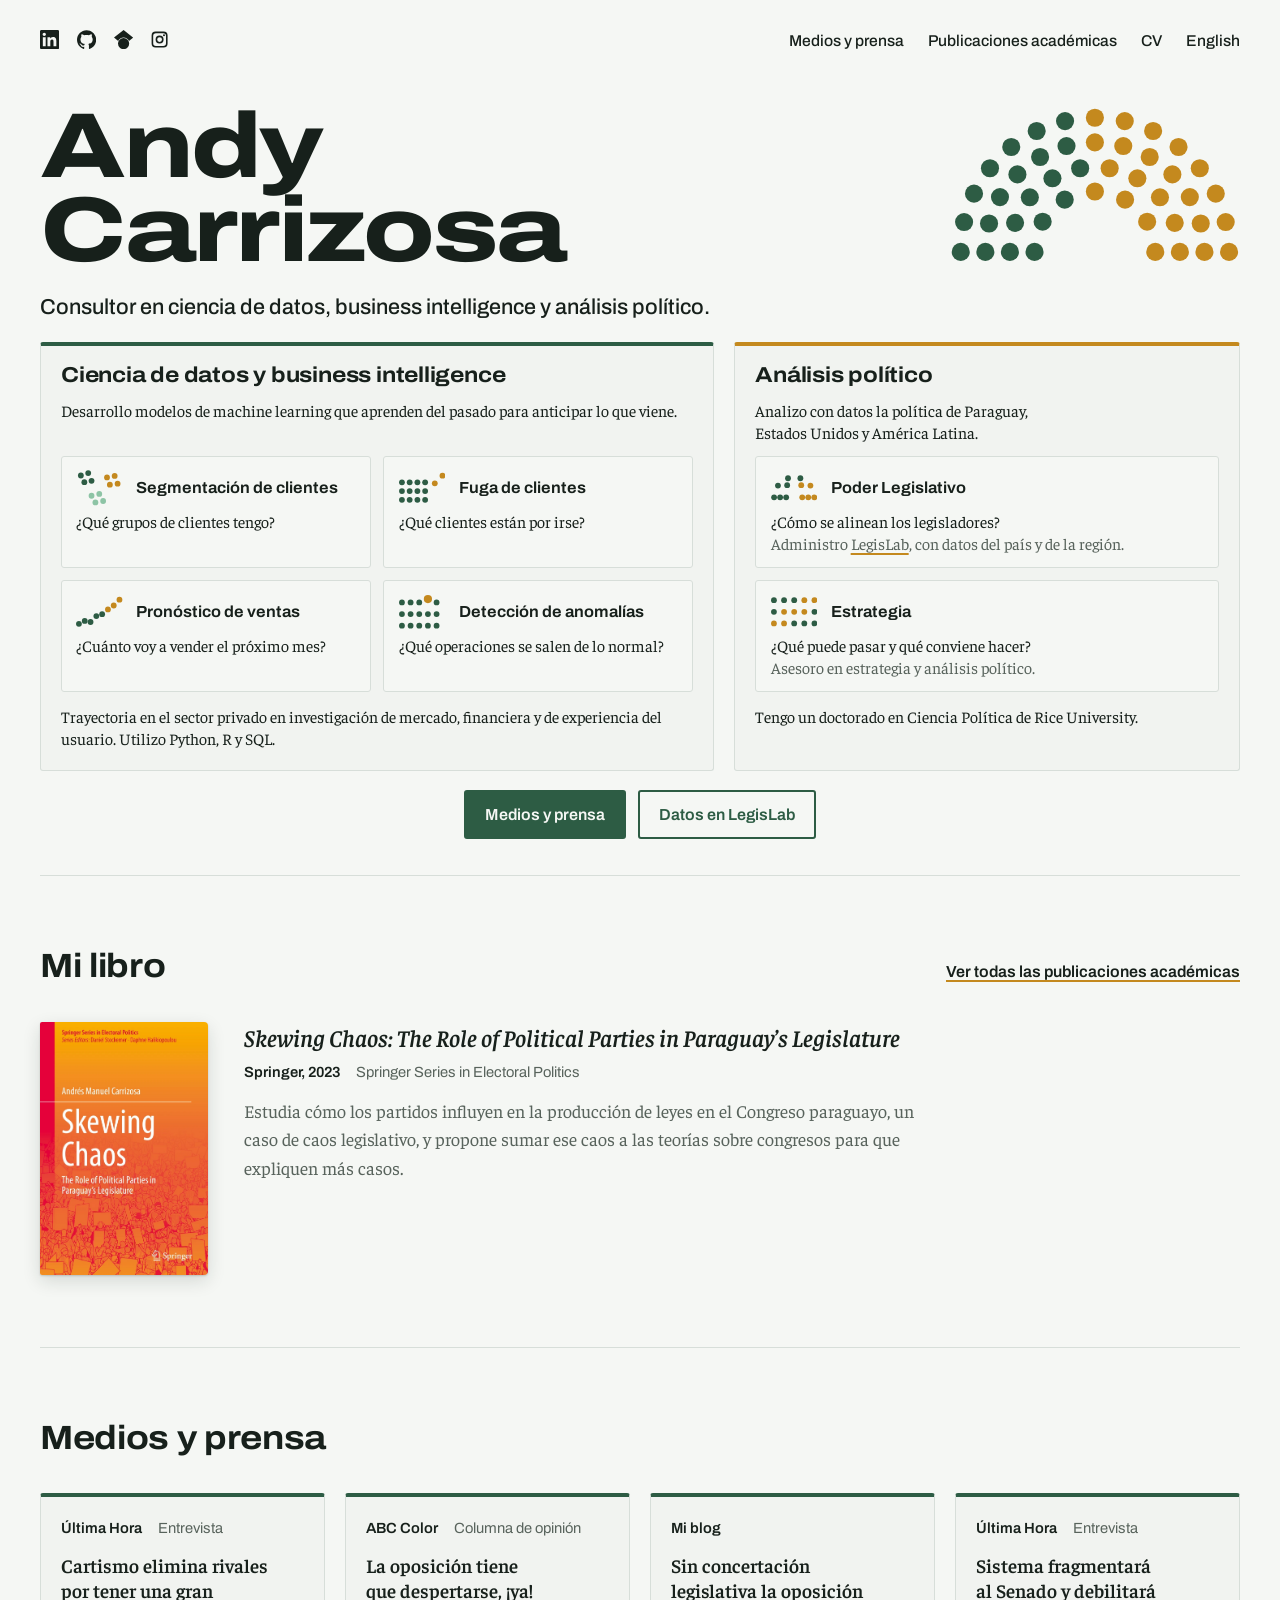
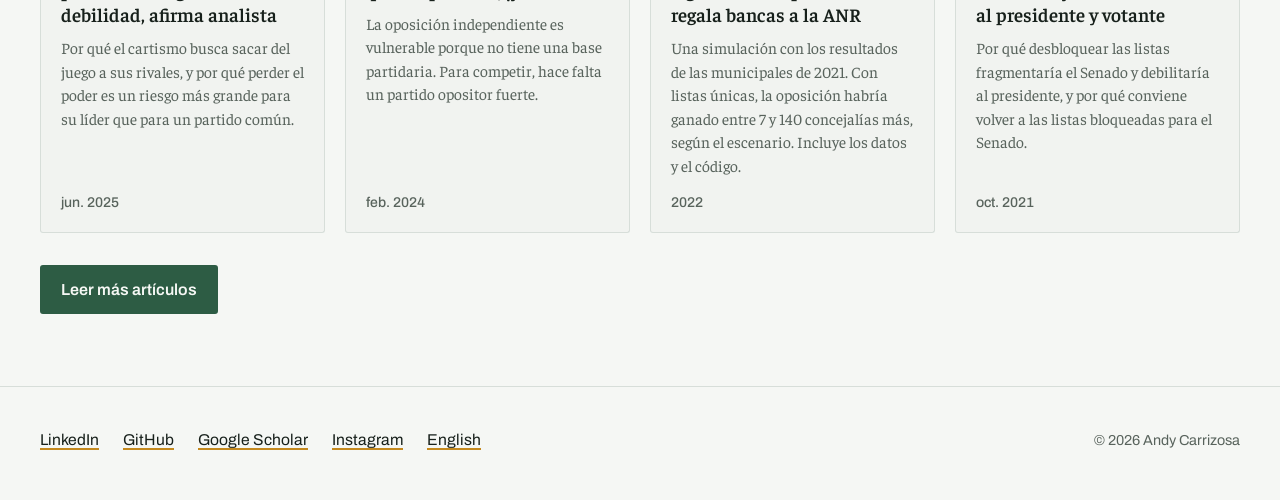
<file: index.html>
<!DOCTYPE html>
<html lang="es">
<head>
  <meta charset="utf-8">
  <meta name="viewport" content="width=device-width, initial-scale=1">
  <title>Andy Carrizosa</title>
  <meta name="description" content="Consultor en ciencia de datos, business intelligence y análisis político. Modelos de machine learning para empresas y análisis legislativo con datos.">
  <link rel="canonical" href="https://www.andycarrizosa.com/">
  <link rel="alternate" hreflang="es" href="https://www.andycarrizosa.com/">
  <link rel="alternate" hreflang="en" href="https://www.andycarrizosa.com/en/">
  <link rel="icon" href="assets/favicon.svg" type="image/svg+xml">
  <link rel="preload" href="assets/fonts/archivo-latin-wdth-normal.woff2" as="font" type="font/woff2" crossorigin>
  <link rel="preload" href="assets/fonts/faustina-latin-wght-normal.woff2" as="font" type="font/woff2" crossorigin>
  <link rel="stylesheet" href="assets/site.css">
  <meta property="og:type" content="profile">
  <meta property="og:title" content="Andy Carrizosa">
  <meta property="og:description" content="Consultor en ciencia de datos, business intelligence y análisis político. Modelos de machine learning para empresas y análisis legislativo con datos.">
  <meta property="og:url" content="https://www.andycarrizosa.com/">
  <meta property="og:image" content="https://www.andycarrizosa.com/assets/og.png">
  <meta property="og:locale" content="es_PY">
  <meta name="twitter:card" content="summary_large_image">
  <script type="application/ld+json">
  {
    "@context": "https://schema.org",
    "@type": "Person",
    "name": "Andy Carrizosa",
    "alternateName": "Andy Carrizosa",
    "url": "https://www.andycarrizosa.com/",
    "jobTitle": "Consultor en ciencia de datos, business intelligence y análisis político",
    "address": { "@type": "PostalAddress", "addressLocality": "Asunción", "addressCountry": "PY" },
    "alumniOf": [
      { "@type": "CollegeOrUniversity", "name": "Rice University" },
      { "@type": "CollegeOrUniversity", "name": "Universidad de Salamanca" },
      { "@type": "CollegeOrUniversity", "name": "University of Kansas" }
    ],
    "sameAs": [
      "https://www.linkedin.com/in/andycarrizosa/",
      "https://github.com/acarrizosa",
      "https://scholar.google.com/citations?user=PXVpDvkAAAAJ",
      "https://www.instagram.com/andycarrizosa/"
    ]
  }
  </script>
</head>
<body class="inicio">
  <a class="saltar" href="#contenido">Saltar al contenido</a>

  <header class="envoltura cabecera">
    <nav class="redes" aria-label="Redes">
      <a href="https://www.linkedin.com/in/andycarrizosa/" aria-label="LinkedIn" title="LinkedIn">
        <svg viewBox="0 0 24 24" aria-hidden="true" focusable="false"><path d="M20.447 20.452h-3.554v-5.569c0-1.328-.027-3.037-1.852-3.037-1.853 0-2.136 1.445-2.136 2.939v5.667H9.351V9h3.414v1.561h.046c.477-.9 1.637-1.85 3.37-1.85 3.601 0 4.267 2.37 4.267 5.455v6.286zM5.337 7.433c-1.144 0-2.063-.926-2.063-2.065 0-1.138.92-2.063 2.063-2.063 1.14 0 2.064.925 2.064 2.063 0 1.139-.925 2.065-2.064 2.065zm1.782 13.019H3.555V9h3.564v11.452zM22.225 0H1.771C.792 0 0 .774 0 1.729v20.542C0 23.227.792 24 1.771 24h20.451C23.2 24 24 23.227 24 22.271V1.729C24 .774 23.2 0 22.222 0h.003z"/></svg>
      </a>
      <a href="https://github.com/acarrizosa" aria-label="GitHub" title="GitHub">
        <svg viewBox="0 0 24 24" aria-hidden="true" focusable="false"><path d="M12 .297c-6.63 0-12 5.373-12 12 0 5.303 3.438 9.8 8.205 11.385.6.113.82-.258.82-.577 0-.285-.01-1.04-.015-2.04-3.338.724-4.042-1.61-4.042-1.61C4.422 18.07 3.633 17.7 3.633 17.7c-1.087-.744.084-.729.084-.729 1.205.084 1.838 1.236 1.838 1.236 1.07 1.835 2.809 1.305 3.495.998.108-.776.417-1.305.76-1.605-2.665-.3-5.466-1.332-5.466-5.93 0-1.31.465-2.38 1.235-3.22-.135-.303-.54-1.523.105-3.176 0 0 1.005-.322 3.3 1.23.96-.267 1.98-.399 3-.405 1.02.006 2.04.138 3 .405 2.28-1.552 3.285-1.23 3.285-1.23.645 1.653.24 2.873.12 3.176.765.84 1.23 1.91 1.23 3.22 0 4.61-2.805 5.625-5.475 5.92.42.36.81 1.096.81 2.22 0 1.606-.015 2.896-.015 3.286 0 .315.21.69.825.57C20.565 22.092 24 17.592 24 12.297c0-6.627-5.373-12-12-12"/></svg>
      </a>
      <a href="https://scholar.google.com/citations?user=PXVpDvkAAAAJ&amp;hl=es" aria-label="Google Scholar" title="Google Scholar">
        <svg viewBox="0 0 24 24" aria-hidden="true" focusable="false"><path d="M5.242 13.769L0 9.5 12 0l12 9.5-5.242 4.269C17.548 11.249 14.978 9.5 12 9.5c-2.977 0-5.548 1.748-6.758 4.269zM12 10a7 7 0 1 0 0 14 7 7 0 0 0 0-14z"/></svg>
      </a>
      <a href="https://www.instagram.com/andycarrizosa/" aria-label="Instagram" title="Instagram">
        <svg viewBox="0 0 24 24" aria-hidden="true" focusable="false"><path fill-rule="evenodd" d="M7 2h10a5 5 0 0 1 5 5v10a5 5 0 0 1-5 5H7a5 5 0 0 1-5-5V7a5 5 0 0 1 5-5zM7.5 4h9A3.5 3.5 0 0 1 20 7.5v9a3.5 3.5 0 0 1-3.5 3.5h-9A3.5 3.5 0 0 1 4 16.5v-9A3.5 3.5 0 0 1 7.5 4zM12 7a5 5 0 1 0 0 10a5 5 0 1 0 0-10zM12 9a3 3 0 1 0 0 6a3 3 0 1 0 0-6zM17.5 5.25a1.25 1.25 0 1 0 0 2.5a1.25 1.25 0 1 0 0-2.5z"/></svg>
      </a>
    </nav>
    <nav class="nav" aria-label="Principal">
      <a href="blog.html">Medios y prensa</a>
      <a href="publicaciones.html">Publicaciones académicas</a>
      <a href="cv/Andres_Carrizosa_CV.pdf" target="_blank" rel="noopener">CV</a>
      <a href="en/index.html" lang="en" hreflang="en">English</a>
    </nav>
  </header>

  <main id="contenido">
    <section class="envoltura portada portada-paneles" aria-labelledby="t-nombre">
      <h1 class="nombre" id="t-nombre"><span>Andy</span> <span>Carrizosa</span></h1>
      <figure class="hemiciclo">
        <svg viewBox="-216 -216 432 232" role="img" aria-labelledby="t-hemiciclo">
          <title id="t-hemiciclo">Las 45 bancas del Senado paraguayo, dibujadas como un hemiciclo</title>
        <circle cx="-90.0" cy="-0.0" r="13.5" style="--i:0"/>
        <circle cx="-126.7" cy="-0.0" r="13.5" style="--i:1"/>
        <circle cx="-163.3" cy="-0.0" r="13.5" style="--i:2"/>
        <circle cx="-200.0" cy="-0.0" r="13.5" style="--i:3"/>
        <circle cx="-195.0" cy="-44.5" r="13.5" style="--i:4"/>
        <circle cx="-157.8" cy="-42.3" r="13.5" style="--i:5"/>
        <circle cx="-119.0" cy="-43.3" r="13.5" style="--i:6"/>
        <circle cx="-180.2" cy="-86.8" r="13.5" style="--i:7"/>
        <circle cx="-77.9" cy="-45.0" r="13.5" style="--i:8"/>
        <circle cx="-141.5" cy="-81.7" r="13.5" style="--i:9"/>
        <circle cx="-156.4" cy="-124.7" r="13.5" style="--i:10"/>
        <circle cx="-97.0" cy="-81.4" r="13.5" style="--i:11"/>
        <circle cx="-115.5" cy="-115.5" r="13.5" style="--i:12"/>
        <circle cx="-124.7" cy="-156.4" r="13.5" style="--i:13"/>
        <circle cx="-45.0" cy="-77.9" r="13.5" style="--i:14"/>
        <circle cx="-63.3" cy="-109.7" r="13.5" style="--i:15"/>
        <circle cx="-81.7" cy="-141.5" r="13.5" style="--i:16"/>
        <circle cx="-86.8" cy="-180.2" r="13.5" style="--i:17"/>
        <circle cx="-42.3" cy="-157.8" r="13.5" style="--i:18"/>
        <circle cx="-44.5" cy="-195.0" r="13.5" style="--i:19"/>
        <circle cx="-22.0" cy="-124.7" r="13.5" style="--i:20"/>
        <circle cx="0.0" cy="-90.0" r="13.5" style="--i:21"/>
        <circle cx="0.0" cy="-163.3" r="13.5" style="--i:22"/>
        <circle cx="0.0" cy="-200.0" r="13.5" style="--i:23"/>
        <circle cx="22.0" cy="-124.7" r="13.5" style="--i:24"/>
        <circle cx="44.5" cy="-195.0" r="13.5" style="--i:25"/>
        <circle cx="42.3" cy="-157.8" r="13.5" style="--i:26"/>
        <circle cx="86.8" cy="-180.2" r="13.5" style="--i:27"/>
        <circle cx="45.0" cy="-77.9" r="13.5" style="--i:28"/>
        <circle cx="63.3" cy="-109.7" r="13.5" style="--i:29"/>
        <circle cx="81.7" cy="-141.5" r="13.5" style="--i:30"/>
        <circle cx="124.7" cy="-156.4" r="13.5" style="--i:31"/>
        <circle cx="115.5" cy="-115.5" r="13.5" style="--i:32"/>
        <circle cx="97.0" cy="-81.4" r="13.5" style="--i:33"/>
        <circle cx="156.4" cy="-124.7" r="13.5" style="--i:34"/>
        <circle cx="77.9" cy="-45.0" r="13.5" style="--i:35"/>
        <circle cx="141.5" cy="-81.7" r="13.5" style="--i:36"/>
        <circle cx="180.2" cy="-86.8" r="13.5" style="--i:37"/>
        <circle cx="119.0" cy="-43.3" r="13.5" style="--i:38"/>
        <circle cx="157.8" cy="-42.3" r="13.5" style="--i:39"/>
        <circle cx="195.0" cy="-44.5" r="13.5" style="--i:40"/>
        <circle cx="90.0" cy="-0.0" r="13.5" style="--i:41"/>
        <circle cx="126.7" cy="-0.0" r="13.5" style="--i:42"/>
        <circle cx="163.3" cy="-0.0" r="13.5" style="--i:43"/>
        <circle cx="200.0" cy="-0.0" r="13.5" style="--i:44"/>
        </svg>
      </figure>
      <script src="assets/hemiciclo.js"></script>
      <div class="portada-texto">
        <p class="rol">Consultor en ciencia de datos, business intelligence y análisis político.</p>
      </div>
      <div class="paneles">
        <section class="panel panel-datos" aria-labelledby="t-datos">
          <h2 id="t-datos">Ciencia de datos y business intelligence</h2>
          <p class="panel-intro">Desarrollo modelos de machine learning que aprenden del pasado para anticipar lo que viene.</p>
          <ul class="areas">
            <li class="area">
              <svg class="area-icono" viewBox="0 0 60 46" aria-hidden="true" focusable="false"><circle cx="15.8" cy="4" r="3.75"/><circle cx="6.3" cy="7.1" r="3.75"/><circle cx="20.1" cy="14" r="3.75"/><circle cx="10.8" cy="15.8" r="3.75"/><circle class="ocre" cx="50" cy="7.7" r="3.75"/><circle class="ocre" cx="40.1" cy="9.6" r="3.75"/><circle class="ocre" cx="53.8" cy="17.7" r="3.75"/><circle class="ocre" cx="43.8" cy="19" r="3.75"/><circle class="hoja" cx="30.1" cy="30.9" r="3.75"/><circle class="hoja" cx="20.1" cy="33.3" r="3.75"/><circle class="hoja" cx="35.1" cy="40.1" r="3.75"/><circle class="hoja" cx="25.1" cy="42" r="3.75"/></svg>
              <h3>Segmentación de clientes</h3>
              <p class="pregunta">¿Qué grupos de clientes tengo?</p>
            </li>
            <li class="area">
              <svg class="area-icono" viewBox="0 0 60 46" aria-hidden="true" focusable="false"><circle cx="3.8" cy="16" r="3.75"/><circle cx="13.8" cy="16" r="3.75"/><circle cx="23.8" cy="16" r="3.75"/><circle cx="33.8" cy="16" r="3.75"/><circle cx="3.8" cy="27.3" r="3.75"/><circle cx="13.8" cy="27.3" r="3.75"/><circle cx="23.8" cy="27.3" r="3.75"/><circle cx="33.8" cy="27.3" r="3.75"/><circle cx="3.8" cy="38.6" r="3.75"/><circle cx="13.8" cy="38.6" r="3.75"/><circle cx="23.8" cy="38.6" r="3.75"/><circle cx="33.8" cy="38.6" r="3.75"/><circle class="ocre" cx="46.3" cy="17.3" r="3.75"/><circle class="ocre" cx="56.2" cy="7.4" r="3.75"/></svg>
              <h3>Fuga de clientes</h3>
              <p class="pregunta">¿Qué clientes están por irse?</p>
            </li>
            <li class="area">
              <svg class="area-icono" viewBox="0 0 60 46" aria-hidden="true" focusable="false"><circle cx="3.8" cy="38.6" r="3.75"/><circle cx="11.3" cy="34.8" r="3.75"/><circle cx="18.8" cy="36.2" r="3.75"/><circle cx="26.3" cy="28.6" r="3.75"/><circle cx="33.8" cy="26.1" r="3.75"/><circle class="ocre" cx="41.3" cy="19.9" r="3.75"/><circle class="ocre" cx="48.8" cy="14.9" r="3.75"/><circle class="ocre" cx="56.2" cy="7.4" r="3.75"/></svg>
              <h3>Pronóstico de ventas</h3>
              <p class="pregunta">¿Cuánto voy a vender el próximo mes?</p>
            </li>
            <li class="area">
              <svg class="area-icono" viewBox="0 0 60 46" aria-hidden="true" focusable="false"><circle cx="3.8" cy="10.9" r="3.75"/><circle cx="15" cy="10.9" r="3.75"/><circle cx="26.2" cy="10.9" r="3.75"/><circle cx="48.6" cy="10.9" r="3.75"/><circle cx="3.8" cy="26" r="3.75"/><circle cx="15" cy="26" r="3.75"/><circle cx="26.2" cy="26" r="3.75"/><circle cx="37.4" cy="26" r="3.75"/><circle cx="48.6" cy="26" r="3.75"/><circle cx="3.8" cy="41" r="3.75"/><circle cx="15" cy="41" r="3.75"/><circle cx="26.2" cy="41" r="3.75"/><circle cx="37.4" cy="41" r="3.75"/><circle cx="48.6" cy="41" r="3.75"/><circle class="ocre" cx="37.4" cy="6.6" r="5.3"/></svg>
              <h3>Detección de anomalías</h3>
              <p class="pregunta">¿Qué operaciones se salen de lo normal?</p>
            </li>
          </ul>
          <p class="panel-pie">Trayectoria en el sector privado en investigación de mercado, financiera y de experiencia del usuario. Utilizo Python, R y SQL.</p>
        </section>
        <section class="panel panel-politica" aria-labelledby="t-politica">
          <h2 id="t-politica">Análisis político</h2>
          <p class="panel-intro">Analizo con datos la política de Paraguay, Estados Unidos y América Latina.</p>
          <ul class="areas">
            <li class="area">
              <svg class="area-icono" viewBox="0 0 60 46" aria-hidden="true" focusable="false"><circle cx="19.6" cy="35.4" r="3.75"/><circle cx="11.8" cy="35.4" r="3.75"/><circle cx="4" cy="35.4" r="3.75"/><circle cx="9" cy="20.1" r="3.75"/><circle cx="20.9" cy="19.6" r="3.75"/><circle cx="22" cy="10.7" r="3.75"/><circle cx="38" cy="10.7" r="3.75"/><circle class="ocre" cx="39.1" cy="19.6" r="3.75"/><circle class="ocre" cx="51" cy="20.1" r="3.75"/><circle class="ocre" cx="40.4" cy="35.4" r="3.75"/><circle class="ocre" cx="48.2" cy="35.4" r="3.75"/><circle class="ocre" cx="56" cy="35.4" r="3.75"/></svg>
              <h3>Poder Legislativo</h3>
              <p class="pregunta">¿Cómo se alinean los legisladores?</p>
              <p>Administro <a href="legislab/index.html">LegisLab</a>, con datos del país y de la región.</p>
            </li>
            <li class="area">
              <svg class="area-icono" viewBox="0 0 60 46" aria-hidden="true" focusable="false"><circle cx="3.8" cy="8" r="3.75"/><circle cx="16.9" cy="8" r="3.75"/><circle cx="30" cy="8" r="3.75"/><circle class="ocre" cx="43.1" cy="8" r="3.75"/><circle class="ocre" cx="56.2" cy="8" r="3.75"/><circle cx="3.8" cy="23" r="3.75"/><circle class="ocre" cx="16.9" cy="23" r="3.75"/><circle class="ocre" cx="30" cy="23" r="3.75"/><circle class="ocre" cx="43.1" cy="23" r="3.75"/><circle cx="56.2" cy="23" r="3.75"/><circle class="ocre" cx="3.8" cy="38" r="3.75"/><circle class="ocre" cx="16.9" cy="38" r="3.75"/><circle cx="30" cy="38" r="3.75"/><circle cx="43.1" cy="38" r="3.75"/><circle cx="56.2" cy="38" r="3.75"/></svg>
              <h3>Estrategia</h3>
              <p class="pregunta">¿Qué puede pasar y qué conviene hacer?</p>
              <p>Asesoro en estrategia y análisis político.</p>
            </li>
          </ul>
          <p class="panel-pie">Tengo un doctorado en Ciencia Política de Rice University.</p>
        </section>
      </div>
      <div class="acciones">
        <a class="boton boton-principal" href="blog.html">Medios y prensa</a>
        <a class="boton boton-secundario" href="legislab/index.html">Datos en LegisLab</a>
      </div>
    </section>

    <section class="envoltura seccion" aria-labelledby="t-libro">
      <div class="seccion-cabeza">
        <h2 class="titulo-seccion" id="t-libro">Mi libro</h2>
        <a class="enlace-simple" href="publicaciones.html">Ver todas las publicaciones académicas</a>
      </div>
      <div class="libro">
        <a class="tapa" href="https://link.springer.com/book/10.1007/978-3-031-18625-7"><img src="assets/skewing-chaos-tapa.webp" width="827" height="1245" alt="Tapa del libro Skewing Chaos"></a>
        <div>
          <h3 class="titulo-escrito"><a href="https://link.springer.com/book/10.1007/978-3-031-18625-7"><cite>Skewing Chaos: The Role of Political Parties in Paraguay’s Legislature</cite></a></h3>
          <p class="medio"><strong>Springer, 2023</strong><span>Springer Series in Electoral Politics</span></p>
          <p class="resumen">Estudia cómo los partidos influyen en la producción de leyes en el Congreso paraguayo, un caso de caos legislativo, y propone sumar ese caos a las teorías sobre congresos para que expliquen más casos.</p>
        </div>
      </div>
    </section>

    <section class="envoltura seccion" aria-labelledby="t-blog">
      <div class="seccion-cabeza">
        <h2 class="titulo-seccion" id="t-blog">Medios y prensa</h2>
      </div>
      <ol class="tarjetas">
        <li class="tarjeta">
          <p class="medio"><strong>Última Hora</strong><span>Entrevista</span></p>
          <h3 class="titulo-escrito"><a href="https://www.ultimahora.com/cartismo-elimina-rivales-por-tener-una-gran-debilidad-afirma-analista">Cartismo elimina rivales por tener una gran debilidad, afirma analista</a></h3>
          <p class="resumen">Por qué el cartismo busca sacar del juego a sus rivales, y por qué perder el poder es un riesgo más grande para su líder que para un partido común.</p>
          <p class="tarjeta-fecha"><time datetime="2025-06-01">jun. 2025</time></p>
        </li>
        <li class="tarjeta">
          <p class="medio"><strong>ABC Color</strong><span>Columna de opinión</span></p>
          <h3 class="titulo-escrito"><a href="https://www.abc.com.py/opinion/2024/02/13/la-oposicion-tiene-que-despertarse-ya/">La oposición tiene que despertarse, ¡ya!</a></h3>
          <p class="resumen">La oposición independiente es vulnerable porque no tiene una base partidaria. Para competir, hace falta un partido opositor fuerte.</p>
          <p class="tarjeta-fecha"><time datetime="2024-02-13">feb. 2024</time></p>
        </li>
        <li class="tarjeta">
          <p class="medio"><strong>Mi blog</strong></p>
          <h3 class="titulo-escrito"><a href="articulos/2022-sin-concertacion.html">Sin concertación legislativa la oposición regala bancas a la ANR</a></h3>
          <p class="resumen">Una simulación con los resultados de las municipales de 2021. Con listas únicas, la oposición habría ganado entre 7 y 140 concejalías más, según el escenario. Incluye los datos y el código.</p>
          <p class="tarjeta-fecha"><time datetime="2022">2022</time></p>
        </li>
        <li class="tarjeta">
          <p class="medio"><strong>Última Hora</strong><span>Entrevista</span></p>
          <h3 class="titulo-escrito"><a href="https://www.ultimahora.com/sistema-fragmentara-al-senado-y-debilitara-al-presidente-y-votante-n2966947.html">Sistema fragmentará al Senado y debilitará al presidente y votante</a></h3>
          <p class="resumen">Por qué desbloquear las listas fragmentaría el Senado y debilitaría al presidente, y por qué conviene volver a las listas bloqueadas para el Senado.</p>
          <p class="tarjeta-fecha"><time datetime="2021-10-16">oct. 2021</time></p>
        </li>
      </ol>
      <div class="acciones">
        <a class="boton boton-principal" href="blog.html">Leer más artículos</a>
      </div>
    </section>
  </main>

  <footer class="pie">
    <div class="envoltura pie-grid">
      <ul class="contacto" aria-label="Perfiles">
        <li><a href="https://www.linkedin.com/in/andycarrizosa/">LinkedIn</a></li>
        <li><a href="https://github.com/acarrizosa">GitHub</a></li>
        <li><a href="https://scholar.google.com/citations?user=PXVpDvkAAAAJ&amp;hl=es">Google Scholar</a></li>
        <li><a href="https://www.instagram.com/andycarrizosa/">Instagram</a></li>
        <li><a href="en/index.html" lang="en" hreflang="en">English</a></li>
      </ul>
      <p class="derechos">© 2026 Andy Carrizosa</p>
    </div>
  </footer>
</body>
</html>
</file>
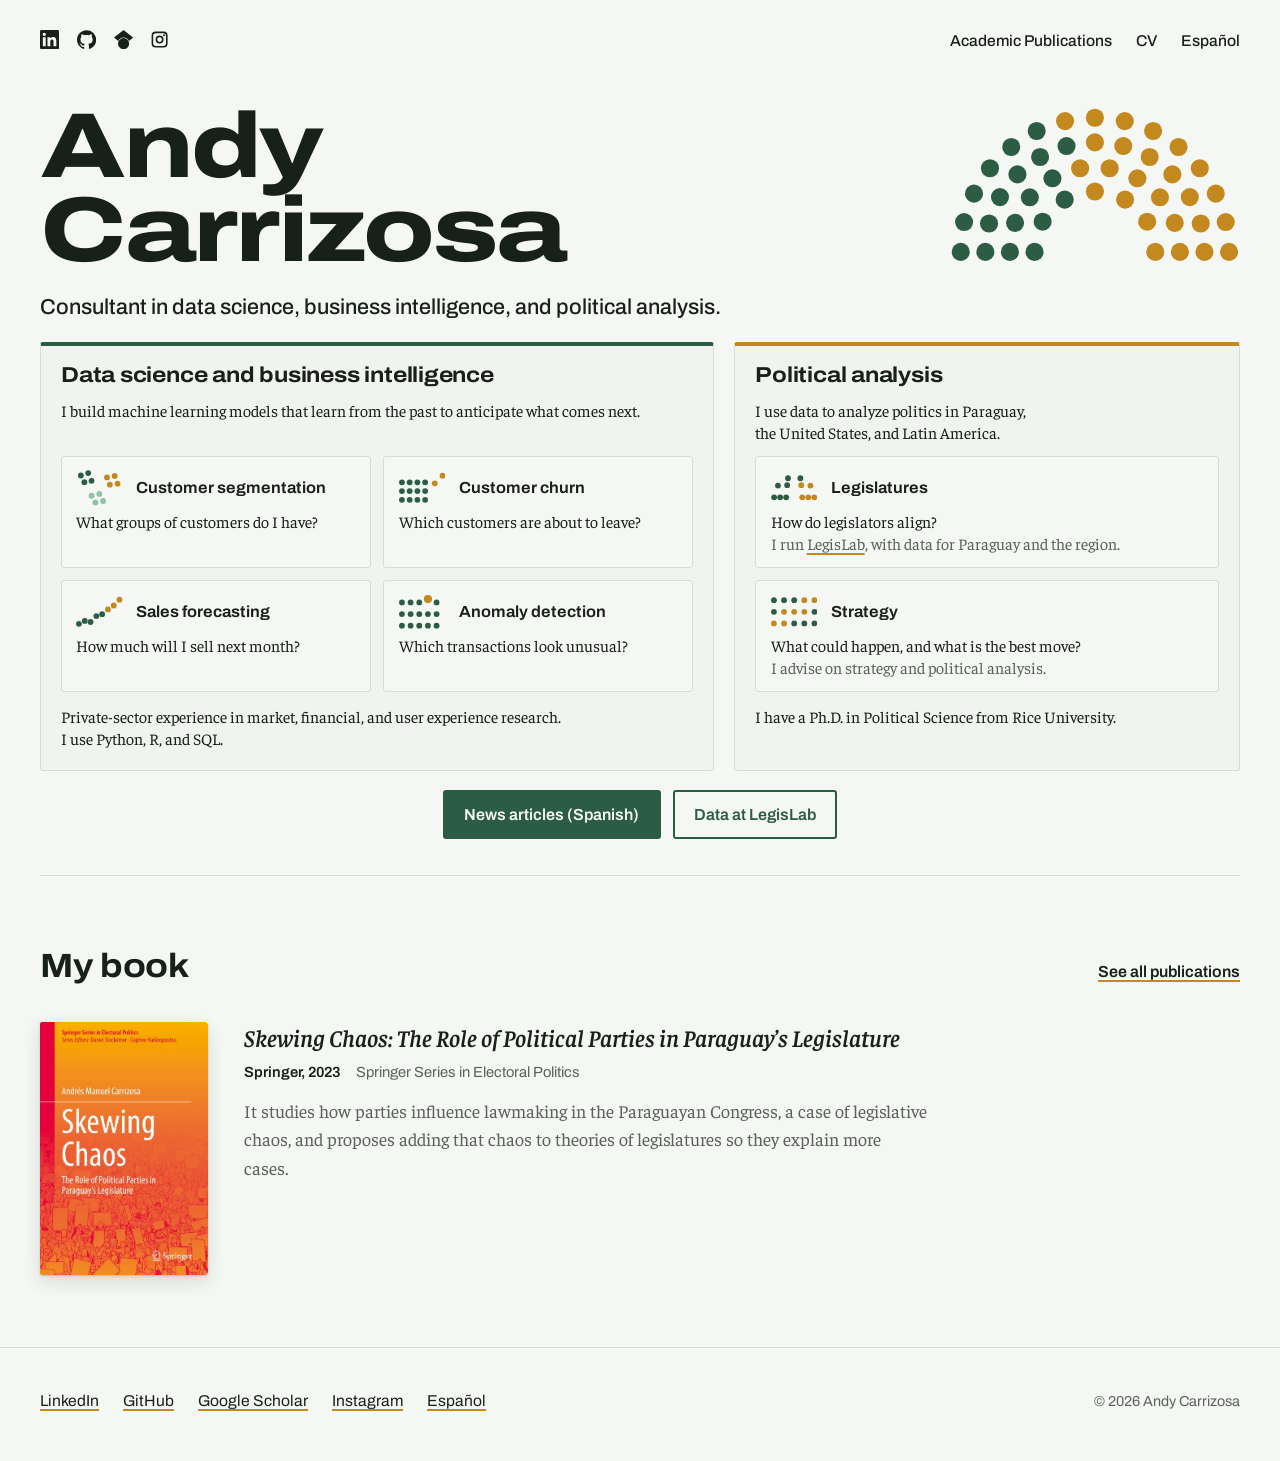
<file: en/index.html>
<!DOCTYPE html>
<html lang="en">
<head>
  <meta charset="utf-8">
  <meta name="viewport" content="width=device-width, initial-scale=1">
  <title>Andy Carrizosa</title>
  <meta name="description" content="Consultant in data science, business intelligence, and political analysis. Machine learning models for companies and data-driven legislative analysis.">
  <link rel="canonical" href="https://www.andycarrizosa.com/en/">
  <link rel="alternate" hreflang="en" href="https://www.andycarrizosa.com/en/">
  <link rel="alternate" hreflang="es" href="https://www.andycarrizosa.com/">
  <link rel="icon" href="../assets/favicon.svg" type="image/svg+xml">
  <link rel="preload" href="../assets/fonts/archivo-latin-wdth-normal.woff2" as="font" type="font/woff2" crossorigin>
  <link rel="preload" href="../assets/fonts/faustina-latin-wght-normal.woff2" as="font" type="font/woff2" crossorigin>
  <link rel="stylesheet" href="../assets/site.css">
  <meta property="og:type" content="profile">
  <meta property="og:title" content="Andy Carrizosa">
  <meta property="og:description" content="Consultant in data science, business intelligence, and political analysis. Machine learning models for companies and data-driven legislative analysis.">
  <meta property="og:url" content="https://www.andycarrizosa.com/en/">
  <meta property="og:image" content="https://www.andycarrizosa.com/assets/og-en.png">
  <meta property="og:locale" content="en_US">
  <meta name="twitter:card" content="summary_large_image">
  <script type="application/ld+json">
  {
    "@context": "https://schema.org",
    "@type": "Person",
    "name": "Andy Carrizosa",
    "alternateName": "Andy Carrizosa",
    "url": "https://www.andycarrizosa.com/en/",
    "jobTitle": "Consultant in data science, business intelligence, and political analysis",
    "address": { "@type": "PostalAddress", "addressLocality": "Asunción", "addressCountry": "PY" },
    "alumniOf": [
      { "@type": "CollegeOrUniversity", "name": "Rice University" },
      { "@type": "CollegeOrUniversity", "name": "Universidad de Salamanca" },
      { "@type": "CollegeOrUniversity", "name": "University of Kansas" }
    ],
    "sameAs": [
      "https://www.linkedin.com/in/andycarrizosa/",
      "https://github.com/acarrizosa",
      "https://scholar.google.com/citations?user=PXVpDvkAAAAJ",
      "https://www.instagram.com/andycarrizosa/"
    ]
  }
  </script>
</head>
<body class="inicio">
  <a class="saltar" href="#content">Skip to content</a>

  <header class="envoltura cabecera">
    <nav class="redes" aria-label="Social media">
      <a href="https://www.linkedin.com/in/andycarrizosa/" aria-label="LinkedIn" title="LinkedIn">
        <svg viewBox="0 0 24 24" aria-hidden="true" focusable="false"><path d="M20.447 20.452h-3.554v-5.569c0-1.328-.027-3.037-1.852-3.037-1.853 0-2.136 1.445-2.136 2.939v5.667H9.351V9h3.414v1.561h.046c.477-.9 1.637-1.85 3.37-1.85 3.601 0 4.267 2.37 4.267 5.455v6.286zM5.337 7.433c-1.144 0-2.063-.926-2.063-2.065 0-1.138.92-2.063 2.063-2.063 1.14 0 2.064.925 2.064 2.063 0 1.139-.925 2.065-2.064 2.065zm1.782 13.019H3.555V9h3.564v11.452zM22.225 0H1.771C.792 0 0 .774 0 1.729v20.542C0 23.227.792 24 1.771 24h20.451C23.2 24 24 23.227 24 22.271V1.729C24 .774 23.2 0 22.222 0h.003z"/></svg>
      </a>
      <a href="https://github.com/acarrizosa" aria-label="GitHub" title="GitHub">
        <svg viewBox="0 0 24 24" aria-hidden="true" focusable="false"><path d="M12 .297c-6.63 0-12 5.373-12 12 0 5.303 3.438 9.8 8.205 11.385.6.113.82-.258.82-.577 0-.285-.01-1.04-.015-2.04-3.338.724-4.042-1.61-4.042-1.61C4.422 18.07 3.633 17.7 3.633 17.7c-1.087-.744.084-.729.084-.729 1.205.084 1.838 1.236 1.838 1.236 1.07 1.835 2.809 1.305 3.495.998.108-.776.417-1.305.76-1.605-2.665-.3-5.466-1.332-5.466-5.93 0-1.31.465-2.38 1.235-3.22-.135-.303-.54-1.523.105-3.176 0 0 1.005-.322 3.3 1.23.96-.267 1.98-.399 3-.405 1.02.006 2.04.138 3 .405 2.28-1.552 3.285-1.23 3.285-1.23.645 1.653.24 2.873.12 3.176.765.84 1.23 1.91 1.23 3.22 0 4.61-2.805 5.625-5.475 5.92.42.36.81 1.096.81 2.22 0 1.606-.015 2.896-.015 3.286 0 .315.21.69.825.57C20.565 22.092 24 17.592 24 12.297c0-6.627-5.373-12-12-12"/></svg>
      </a>
      <a href="https://scholar.google.com/citations?user=PXVpDvkAAAAJ&amp;hl=en" aria-label="Google Scholar" title="Google Scholar">
        <svg viewBox="0 0 24 24" aria-hidden="true" focusable="false"><path d="M5.242 13.769L0 9.5 12 0l12 9.5-5.242 4.269C17.548 11.249 14.978 9.5 12 9.5c-2.977 0-5.548 1.748-6.758 4.269zM12 10a7 7 0 1 0 0 14 7 7 0 0 0 0-14z"/></svg>
      </a>
      <a href="https://www.instagram.com/andycarrizosa/" aria-label="Instagram" title="Instagram">
        <svg viewBox="0 0 24 24" aria-hidden="true" focusable="false"><path fill-rule="evenodd" d="M7 2h10a5 5 0 0 1 5 5v10a5 5 0 0 1-5 5H7a5 5 0 0 1-5-5V7a5 5 0 0 1 5-5zM7.5 4h9A3.5 3.5 0 0 1 20 7.5v9a3.5 3.5 0 0 1-3.5 3.5h-9A3.5 3.5 0 0 1 4 16.5v-9A3.5 3.5 0 0 1 7.5 4zM12 7a5 5 0 1 0 0 10a5 5 0 1 0 0-10zM12 9a3 3 0 1 0 0 6a3 3 0 1 0 0-6zM17.5 5.25a1.25 1.25 0 1 0 0 2.5a1.25 1.25 0 1 0 0-2.5z"/></svg>
      </a>
    </nav>
    <nav class="nav" aria-label="Main">
      <a href="../publications.html">Academic Publications</a>
      <a href="EN_Carrizosa_Resume.pdf" target="_blank" rel="noopener">CV</a>
      <a href="../index.html" lang="es" hreflang="es">Español</a>
    </nav>
  </header>

  <main id="content">
    <section class="envoltura portada portada-paneles" aria-labelledby="t-name">
      <h1 class="nombre" id="t-name"><span>Andy</span> <span>Carrizosa</span></h1>
      <figure class="hemiciclo">
        <svg viewBox="-216 -216 432 232" role="img" aria-labelledby="t-hemicycle">
          <title id="t-hemicycle">The 45 seats of Paraguay’s Senate, drawn as a hemicycle</title>
        <circle cx="-90.0" cy="-0.0" r="13.5" style="--i:0"/>
        <circle cx="-126.7" cy="-0.0" r="13.5" style="--i:1"/>
        <circle cx="-163.3" cy="-0.0" r="13.5" style="--i:2"/>
        <circle cx="-200.0" cy="-0.0" r="13.5" style="--i:3"/>
        <circle cx="-195.0" cy="-44.5" r="13.5" style="--i:4"/>
        <circle cx="-157.8" cy="-42.3" r="13.5" style="--i:5"/>
        <circle cx="-119.0" cy="-43.3" r="13.5" style="--i:6"/>
        <circle cx="-180.2" cy="-86.8" r="13.5" style="--i:7"/>
        <circle cx="-77.9" cy="-45.0" r="13.5" style="--i:8"/>
        <circle cx="-141.5" cy="-81.7" r="13.5" style="--i:9"/>
        <circle cx="-156.4" cy="-124.7" r="13.5" style="--i:10"/>
        <circle cx="-97.0" cy="-81.4" r="13.5" style="--i:11"/>
        <circle cx="-115.5" cy="-115.5" r="13.5" style="--i:12"/>
        <circle cx="-124.7" cy="-156.4" r="13.5" style="--i:13"/>
        <circle cx="-45.0" cy="-77.9" r="13.5" style="--i:14"/>
        <circle cx="-63.3" cy="-109.7" r="13.5" style="--i:15"/>
        <circle cx="-81.7" cy="-141.5" r="13.5" style="--i:16"/>
        <circle cx="-86.8" cy="-180.2" r="13.5" style="--i:17"/>
        <circle cx="-42.3" cy="-157.8" r="13.5" style="--i:18"/>
        <circle cx="-44.5" cy="-195.0" r="13.5" style="--i:19"/>
        <circle cx="-22.0" cy="-124.7" r="13.5" style="--i:20"/>
        <circle cx="0.0" cy="-90.0" r="13.5" style="--i:21"/>
        <circle cx="0.0" cy="-163.3" r="13.5" style="--i:22"/>
        <circle cx="0.0" cy="-200.0" r="13.5" style="--i:23"/>
        <circle cx="22.0" cy="-124.7" r="13.5" style="--i:24"/>
        <circle cx="44.5" cy="-195.0" r="13.5" style="--i:25"/>
        <circle cx="42.3" cy="-157.8" r="13.5" style="--i:26"/>
        <circle cx="86.8" cy="-180.2" r="13.5" style="--i:27"/>
        <circle cx="45.0" cy="-77.9" r="13.5" style="--i:28"/>
        <circle cx="63.3" cy="-109.7" r="13.5" style="--i:29"/>
        <circle cx="81.7" cy="-141.5" r="13.5" style="--i:30"/>
        <circle cx="124.7" cy="-156.4" r="13.5" style="--i:31"/>
        <circle cx="115.5" cy="-115.5" r="13.5" style="--i:32"/>
        <circle cx="97.0" cy="-81.4" r="13.5" style="--i:33"/>
        <circle cx="156.4" cy="-124.7" r="13.5" style="--i:34"/>
        <circle cx="77.9" cy="-45.0" r="13.5" style="--i:35"/>
        <circle cx="141.5" cy="-81.7" r="13.5" style="--i:36"/>
        <circle cx="180.2" cy="-86.8" r="13.5" style="--i:37"/>
        <circle cx="119.0" cy="-43.3" r="13.5" style="--i:38"/>
        <circle cx="157.8" cy="-42.3" r="13.5" style="--i:39"/>
        <circle cx="195.0" cy="-44.5" r="13.5" style="--i:40"/>
        <circle cx="90.0" cy="-0.0" r="13.5" style="--i:41"/>
        <circle cx="126.7" cy="-0.0" r="13.5" style="--i:42"/>
        <circle cx="163.3" cy="-0.0" r="13.5" style="--i:43"/>
        <circle cx="200.0" cy="-0.0" r="13.5" style="--i:44"/>
        </svg>
      </figure>
      <script src="../assets/hemiciclo.js"></script>
      <div class="portada-texto">
        <p class="rol">Consultant in data science, business intelligence, and political analysis.</p>
      </div>
      <div class="paneles">
        <section class="panel panel-datos" aria-labelledby="t-data">
          <h2 id="t-data">Data science and business intelligence</h2>
          <p class="panel-intro">I build machine learning models that learn from the past to anticipate what comes next.</p>
          <ul class="areas">
            <li class="area">
              <svg class="area-icono" viewBox="0 0 60 46" aria-hidden="true" focusable="false"><circle cx="15.8" cy="4" r="3.75"/><circle cx="6.3" cy="7.1" r="3.75"/><circle cx="20.1" cy="14" r="3.75"/><circle cx="10.8" cy="15.8" r="3.75"/><circle class="ocre" cx="50" cy="7.7" r="3.75"/><circle class="ocre" cx="40.1" cy="9.6" r="3.75"/><circle class="ocre" cx="53.8" cy="17.7" r="3.75"/><circle class="ocre" cx="43.8" cy="19" r="3.75"/><circle class="hoja" cx="30.1" cy="30.9" r="3.75"/><circle class="hoja" cx="20.1" cy="33.3" r="3.75"/><circle class="hoja" cx="35.1" cy="40.1" r="3.75"/><circle class="hoja" cx="25.1" cy="42" r="3.75"/></svg>
              <h3>Customer segmentation</h3>
              <p class="pregunta">What groups of customers do I have?</p>
            </li>
            <li class="area">
              <svg class="area-icono" viewBox="0 0 60 46" aria-hidden="true" focusable="false"><circle cx="3.8" cy="16" r="3.75"/><circle cx="13.8" cy="16" r="3.75"/><circle cx="23.8" cy="16" r="3.75"/><circle cx="33.8" cy="16" r="3.75"/><circle cx="3.8" cy="27.3" r="3.75"/><circle cx="13.8" cy="27.3" r="3.75"/><circle cx="23.8" cy="27.3" r="3.75"/><circle cx="33.8" cy="27.3" r="3.75"/><circle cx="3.8" cy="38.6" r="3.75"/><circle cx="13.8" cy="38.6" r="3.75"/><circle cx="23.8" cy="38.6" r="3.75"/><circle cx="33.8" cy="38.6" r="3.75"/><circle class="ocre" cx="46.3" cy="17.3" r="3.75"/><circle class="ocre" cx="56.2" cy="7.4" r="3.75"/></svg>
              <h3>Customer churn</h3>
              <p class="pregunta">Which customers are about to leave?</p>
            </li>
            <li class="area">
              <svg class="area-icono" viewBox="0 0 60 46" aria-hidden="true" focusable="false"><circle cx="3.8" cy="38.6" r="3.75"/><circle cx="11.3" cy="34.8" r="3.75"/><circle cx="18.8" cy="36.2" r="3.75"/><circle cx="26.3" cy="28.6" r="3.75"/><circle cx="33.8" cy="26.1" r="3.75"/><circle class="ocre" cx="41.3" cy="19.9" r="3.75"/><circle class="ocre" cx="48.8" cy="14.9" r="3.75"/><circle class="ocre" cx="56.2" cy="7.4" r="3.75"/></svg>
              <h3>Sales forecasting</h3>
              <p class="pregunta">How much will I sell next month?</p>
            </li>
            <li class="area">
              <svg class="area-icono" viewBox="0 0 60 46" aria-hidden="true" focusable="false"><circle cx="3.8" cy="10.9" r="3.75"/><circle cx="15" cy="10.9" r="3.75"/><circle cx="26.2" cy="10.9" r="3.75"/><circle cx="48.6" cy="10.9" r="3.75"/><circle cx="3.8" cy="26" r="3.75"/><circle cx="15" cy="26" r="3.75"/><circle cx="26.2" cy="26" r="3.75"/><circle cx="37.4" cy="26" r="3.75"/><circle cx="48.6" cy="26" r="3.75"/><circle cx="3.8" cy="41" r="3.75"/><circle cx="15" cy="41" r="3.75"/><circle cx="26.2" cy="41" r="3.75"/><circle cx="37.4" cy="41" r="3.75"/><circle cx="48.6" cy="41" r="3.75"/><circle class="ocre" cx="37.4" cy="6.6" r="5.3"/></svg>
              <h3>Anomaly detection</h3>
              <p class="pregunta">Which transactions look unusual?</p>
            </li>
          </ul>
          <p class="panel-pie">Private-sector experience in market, financial, and user experience research. I&nbsp;use&nbsp;Python,&nbsp;R,&nbsp;and&nbsp;SQL.</p>
        </section>
        <section class="panel panel-politica" aria-labelledby="t-politics">
          <h2 id="t-politics">Political analysis</h2>
          <p class="panel-intro">I use data to analyze politics in Paraguay, the United States, and Latin America.</p>
          <ul class="areas">
            <li class="area">
              <svg class="area-icono" viewBox="0 0 60 46" aria-hidden="true" focusable="false"><circle cx="19.6" cy="35.4" r="3.75"/><circle cx="11.8" cy="35.4" r="3.75"/><circle cx="4" cy="35.4" r="3.75"/><circle cx="9" cy="20.1" r="3.75"/><circle cx="20.9" cy="19.6" r="3.75"/><circle cx="22" cy="10.7" r="3.75"/><circle cx="38" cy="10.7" r="3.75"/><circle class="ocre" cx="39.1" cy="19.6" r="3.75"/><circle class="ocre" cx="51" cy="20.1" r="3.75"/><circle class="ocre" cx="40.4" cy="35.4" r="3.75"/><circle class="ocre" cx="48.2" cy="35.4" r="3.75"/><circle class="ocre" cx="56" cy="35.4" r="3.75"/></svg>
              <h3>Legislatures</h3>
              <p class="pregunta">How do legislators align?</p>
              <p>I run <a href="../legislab/index.html">LegisLab</a>, with data for Paraguay and the region.</p>
            </li>
            <li class="area">
              <svg class="area-icono" viewBox="0 0 60 46" aria-hidden="true" focusable="false"><circle cx="3.8" cy="8" r="3.75"/><circle cx="16.9" cy="8" r="3.75"/><circle cx="30" cy="8" r="3.75"/><circle class="ocre" cx="43.1" cy="8" r="3.75"/><circle class="ocre" cx="56.2" cy="8" r="3.75"/><circle cx="3.8" cy="23" r="3.75"/><circle class="ocre" cx="16.9" cy="23" r="3.75"/><circle class="ocre" cx="30" cy="23" r="3.75"/><circle class="ocre" cx="43.1" cy="23" r="3.75"/><circle cx="56.2" cy="23" r="3.75"/><circle class="ocre" cx="3.8" cy="38" r="3.75"/><circle class="ocre" cx="16.9" cy="38" r="3.75"/><circle cx="30" cy="38" r="3.75"/><circle cx="43.1" cy="38" r="3.75"/><circle cx="56.2" cy="38" r="3.75"/></svg>
              <h3>Strategy</h3>
              <p class="pregunta">What could happen, and what is the best move?</p>
              <p>I advise on strategy and political analysis.</p>
            </li>
          </ul>
          <p class="panel-pie">I have a Ph.D. in Political Science from Rice University.</p>
        </section>
      </div>
      <div class="acciones">
        <a class="boton boton-principal" href="../blog.html" hreflang="es">News articles (Spanish)</a>
        <a class="boton boton-secundario" href="../legislab/index.html">Data at LegisLab</a>
      </div>
    </section>

    <section class="envoltura seccion" aria-labelledby="t-book">
      <div class="seccion-cabeza">
        <h2 class="titulo-seccion" id="t-book">My book</h2>
        <a class="enlace-simple" href="../publications.html">See all publications</a>
      </div>
      <div class="libro">
        <a class="tapa" href="https://link.springer.com/book/10.1007/978-3-031-18625-7"><img src="../assets/skewing-chaos-tapa.webp" width="827" height="1245" alt="Cover of the book Skewing Chaos"></a>
        <div>
          <h3 class="titulo-escrito"><a href="https://link.springer.com/book/10.1007/978-3-031-18625-7"><cite>Skewing Chaos: The Role of Political Parties in Paraguay’s Legislature</cite></a></h3>
          <p class="medio"><strong>Springer, 2023</strong><span>Springer Series in Electoral Politics</span></p>
          <p class="resumen">It studies how parties influence lawmaking in the Paraguayan Congress, a case of legislative chaos, and proposes adding that chaos to theories of legislatures so they explain more cases.</p>
        </div>
      </div>
    </section>
  </main>

  <footer class="pie">
    <div class="envoltura pie-grid">
      <ul class="contacto" aria-label="Profiles">
        <li><a href="https://www.linkedin.com/in/andycarrizosa/">LinkedIn</a></li>
        <li><a href="https://github.com/acarrizosa">GitHub</a></li>
        <li><a href="https://scholar.google.com/citations?user=PXVpDvkAAAAJ&amp;hl=en">Google Scholar</a></li>
        <li><a href="https://www.instagram.com/andycarrizosa/">Instagram</a></li>
        <li><a href="../index.html" lang="es" hreflang="es">Español</a></li>
      </ul>
      <p class="derechos">© 2026 Andy Carrizosa</p>
    </div>
  </footer>
</body>
</html>
</file>
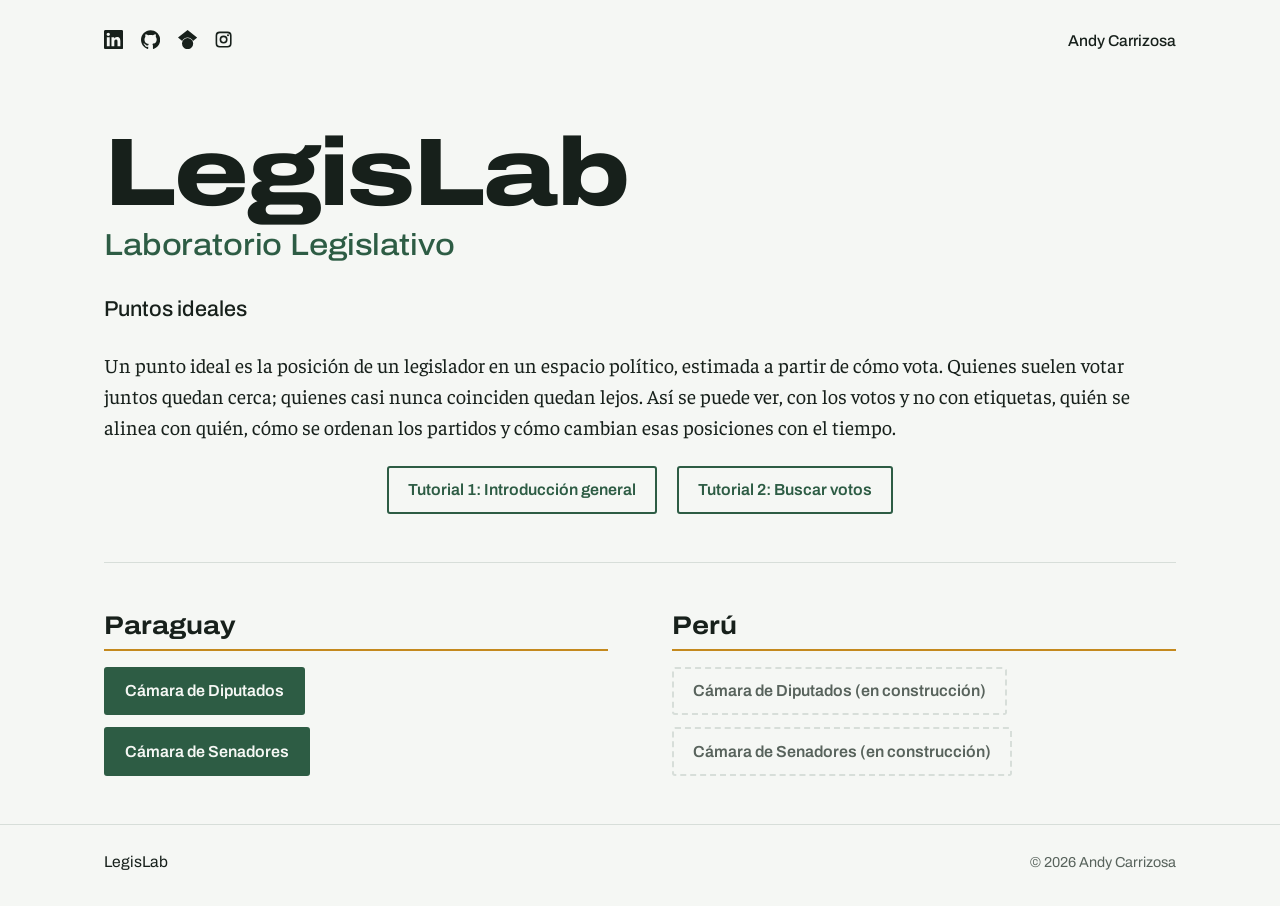
<file: legislab/index.html>
<!DOCTYPE html>
<html lang="es">
<head>
  <meta charset="utf-8">
  <meta name="viewport" content="width=device-width, initial-scale=1">
  <title>LegisLab: puntos ideales legislativos</title>
  <meta name="description" content="LegisLab estima puntos ideales de legisladores a partir de sus votos nominales, empezando por Paraguay.">
  <link rel="canonical" href="https://www.andycarrizosa.com/legislab/">
  <link rel="icon" href="../assets/favicon.svg" type="image/svg+xml">
  <link rel="preload" href="../assets/fonts/archivo-latin-wdth-normal.woff2" as="font" type="font/woff2" crossorigin>
  <link rel="preload" href="../assets/fonts/faustina-latin-wght-normal.woff2" as="font" type="font/woff2" crossorigin>
  <!-- Al cambiar site.css, suba el número de ?v= para que los navegadores no usen la versión vieja. -->
  <link rel="stylesheet" href="assets/site.css?v=7">
  <meta property="og:type" content="website">
  <meta property="og:title" content="LegisLab: puntos ideales legislativos">
  <meta property="og:description" content="Puntos ideales de legisladores estimados a partir de sus votos nominales.">
  <meta property="og:url" content="https://www.andycarrizosa.com/legislab/">
  <meta property="og:locale" content="es_PY">
</head>
<body>
  <a class="saltar" href="#contenido">Saltar al contenido</a>

  <header class="envoltura cabecera">
    <nav class="redes" aria-label="Redes">
      <a href="https://www.linkedin.com/in/andycarrizosa/" aria-label="LinkedIn" title="LinkedIn">
        <svg viewBox="0 0 24 24" aria-hidden="true" focusable="false"><path d="M20.447 20.452h-3.554v-5.569c0-1.328-.027-3.037-1.852-3.037-1.853 0-2.136 1.445-2.136 2.939v5.667H9.351V9h3.414v1.561h.046c.477-.9 1.637-1.85 3.37-1.85 3.601 0 4.267 2.37 4.267 5.455v6.286zM5.337 7.433c-1.144 0-2.063-.926-2.063-2.065 0-1.138.92-2.063 2.063-2.063 1.14 0 2.064.925 2.064 2.063 0 1.139-.925 2.065-2.064 2.065zm1.782 13.019H3.555V9h3.564v11.452zM22.225 0H1.771C.792 0 0 .774 0 1.729v20.542C0 23.227.792 24 1.771 24h20.451C23.2 24 24 23.227 24 22.271V1.729C24 .774 23.2 0 22.222 0h.003z"/></svg>
      </a>
      <a href="https://github.com/acarrizosa" aria-label="GitHub" title="GitHub">
        <svg viewBox="0 0 24 24" aria-hidden="true" focusable="false"><path d="M12 .297c-6.63 0-12 5.373-12 12 0 5.303 3.438 9.8 8.205 11.385.6.113.82-.258.82-.577 0-.285-.01-1.04-.015-2.04-3.338.724-4.042-1.61-4.042-1.61C4.422 18.07 3.633 17.7 3.633 17.7c-1.087-.744.084-.729.084-.729 1.205.084 1.838 1.236 1.838 1.236 1.07 1.835 2.809 1.305 3.495.998.108-.776.417-1.305.76-1.605-2.665-.3-5.466-1.332-5.466-5.93 0-1.31.465-2.38 1.235-3.22-.135-.303-.54-1.523.105-3.176 0 0 1.005-.322 3.3 1.23.96-.267 1.98-.399 3-.405 1.02.006 2.04.138 3 .405 2.28-1.552 3.285-1.23 3.285-1.23.645 1.653.24 2.873.12 3.176.765.84 1.23 1.91 1.23 3.22 0 4.61-2.805 5.625-5.475 5.92.42.36.81 1.096.81 2.22 0 1.606-.015 2.896-.015 3.286 0 .315.21.69.825.57C20.565 22.092 24 17.592 24 12.297c0-6.627-5.373-12-12-12"/></svg>
      </a>
      <a href="https://scholar.google.com/citations?user=PXVpDvkAAAAJ&amp;hl=es" aria-label="Google Scholar" title="Google Scholar">
        <svg viewBox="0 0 24 24" aria-hidden="true" focusable="false"><path d="M5.242 13.769L0 9.5 12 0l12 9.5-5.242 4.269C17.548 11.249 14.978 9.5 12 9.5c-2.977 0-5.548 1.748-6.758 4.269zM12 10a7 7 0 1 0 0 14 7 7 0 0 0 0-14z"/></svg>
      </a>
      <a href="https://www.instagram.com/andycarrizosa/" aria-label="Instagram" title="Instagram">
        <svg viewBox="0 0 24 24" aria-hidden="true" focusable="false"><path fill-rule="evenodd" d="M7 2h10a5 5 0 0 1 5 5v10a5 5 0 0 1-5 5H7a5 5 0 0 1-5-5V7a5 5 0 0 1 5-5zM7.5 4h9A3.5 3.5 0 0 1 20 7.5v9a3.5 3.5 0 0 1-3.5 3.5h-9A3.5 3.5 0 0 1 4 16.5v-9A3.5 3.5 0 0 1 7.5 4zM12 7a5 5 0 1 0 0 10a5 5 0 1 0 0-10zM12 9a3 3 0 1 0 0 6a3 3 0 1 0 0-6zM17.5 5.25a1.25 1.25 0 1 0 0 2.5a1.25 1.25 0 1 0 0-2.5z"/></svg>
      </a>
    </nav>
    <nav class="nav" aria-label="Principal">
      <a href="../index.html">Andy Carrizosa</a>
    </nav>
  </header>

  <main id="contenido">
    <section class="envoltura portada" aria-labelledby="t-nombre">
      <h1 class="nombre" id="t-nombre"><span>LegisLab</span></h1>
      <p class="subtitulo">Laboratorio Legislativo</p>
      <div class="descripcion">
        <p class="rol">Puntos ideales</p>
        <p class="entrada">Un punto ideal es la posición de un legislador en un espacio político, estimada a partir de cómo vota. Quienes suelen votar juntos quedan cerca; quienes casi nunca coinciden quedan lejos. Así se puede ver, con los votos y no con etiquetas, quién se alinea con quién, cómo se ordenan los partidos y cómo cambian esas posiciones con el tiempo.</p>
        <div class="acciones tutorial">
          <a class="boton boton-secundario" href="https://www.youtube.com/watch?v=OYfG_9g7SPk&amp;t=2s" target="_blank" rel="noopener">Tutorial 1: Introducción general</a>
          <a class="boton boton-secundario" href="https://www.youtube.com/watch?v=oM7lkqx5WL4" target="_blank" rel="noopener">Tutorial 2: Buscar votos</a>
        </div>
      </div>

      <!-- Un bloque por país. Para habilitar una cámara, cambie el <span> inactivo por un <a class="boton boton-principal" href="...">. -->
      <div class="paises">
        <section class="pais" aria-labelledby="p-paraguay">
          <h2 class="pais-nombre" id="p-paraguay">Paraguay</h2>
          <ul class="camaras">
            <li><a class="boton boton-principal" href="paraguay/diputados/index.html">Cámara de Diputados</a></li>
            <li><a class="boton boton-principal" href="paraguay/senadores/index.html">Cámara de Senadores</a></li>
          </ul>
        </section>
        <section class="pais" aria-labelledby="p-peru">
          <h2 class="pais-nombre" id="p-peru">Perú</h2>
          <ul class="camaras">
            <li><span class="boton boton-inactivo" aria-disabled="true">Cámara de Diputados (en construcción)</span></li>
            <li><span class="boton boton-inactivo" aria-disabled="true">Cámara de Senadores (en construcción)</span></li>
          </ul>
        </section>
      </div>
    </section>
  </main>

  <footer class="pie">
    <div class="envoltura pie-grid">
      <p>LegisLab</p>
      <p class="derechos">© 2026 Andy Carrizosa</p>
    </div>
  </footer>
</body>
</html>
</file>
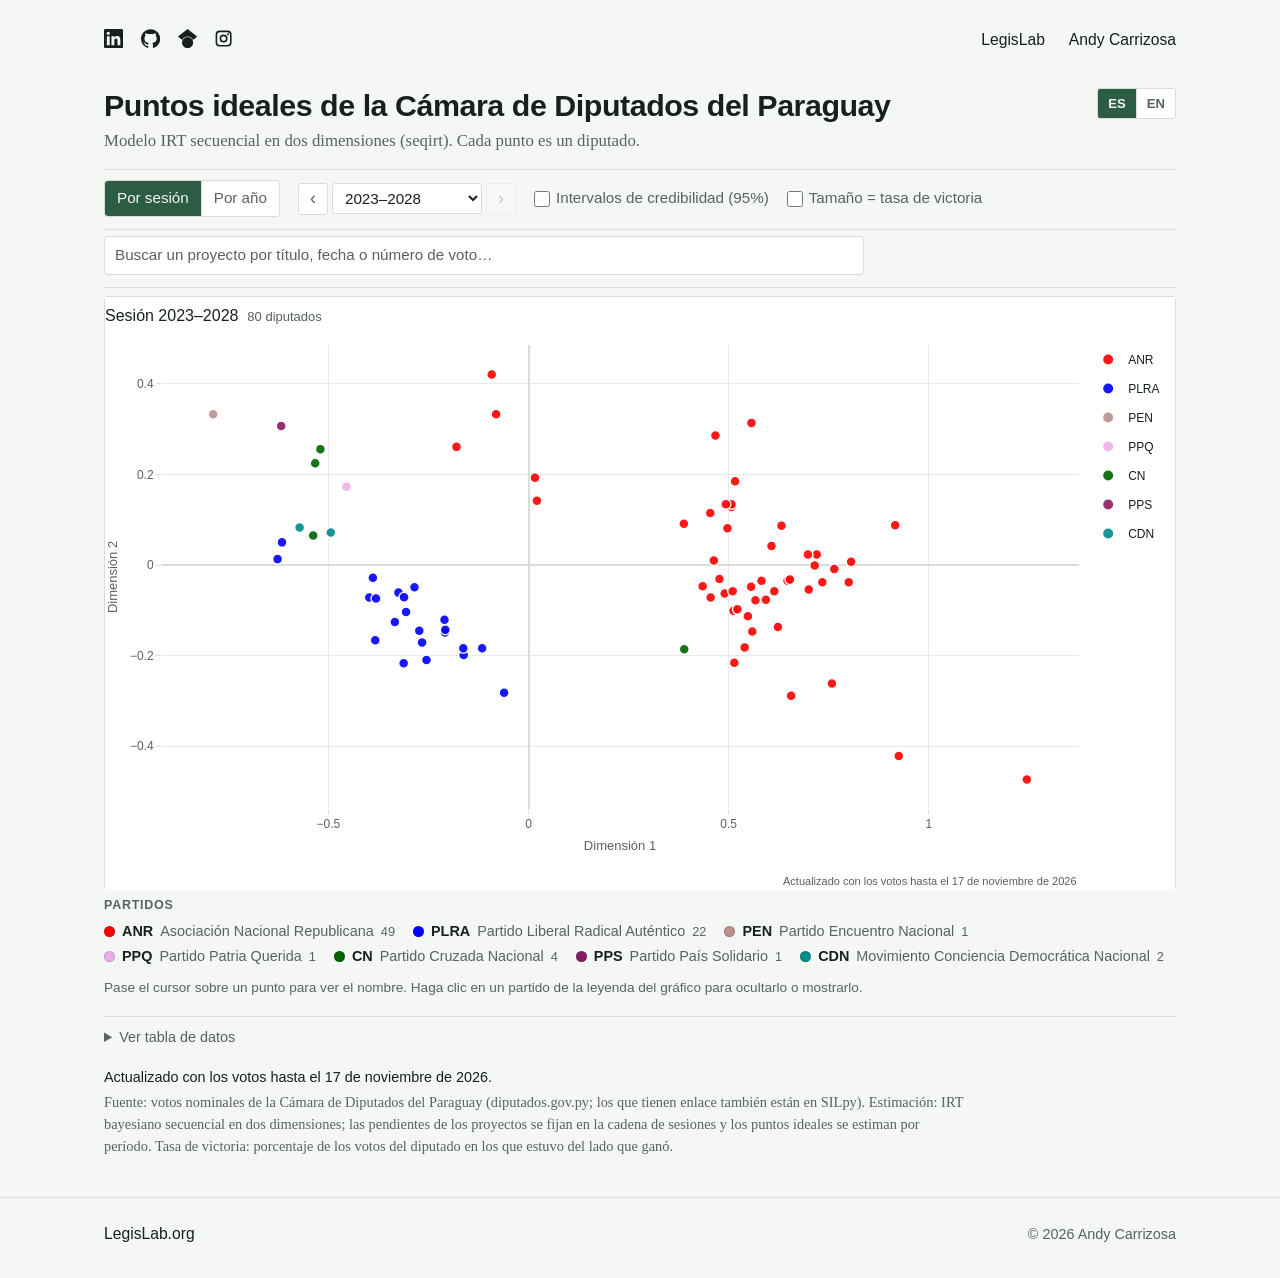
<file: legislab/paraguay/diputados/index.html>
<!doctype html>
<html lang="es">
<head>
<meta charset="utf-8">
<meta name="viewport" content="width=device-width, initial-scale=1">
<title>Puntos ideales · Cámara de Diputados del Paraguay · LegisLab</title>
<meta name="description" content="Puntos ideales de los diputados del Paraguay por sesión y por año, con las líneas de corte de cada proyecto. Ideal points of Paraguay's deputies by session and year, with the cutting line of every bill.">
<link rel="icon" href="../../assets/favicon.svg" type="image/svg+xml">
<link rel="stylesheet" href="../../assets/app.css">
<!-- Plotly draws the scatterplot. Pinned version. To work offline, download this file into
     assets/ and change src to "../../assets/plotly-2.35.2.min.js". -->
<script src="https://cdn.plot.ly/plotly-2.35.2.min.js" charset="utf-8"></script>
<!-- The ideal points of this chamber, made by app/paraguay_diputados.R. The bills of each
     period are in data/bills/ and are loaded when you search for one. -->
<script src="data/ideals.js" charset="utf-8"></script>
</head>
<body>
  <a class="saltar" href="#contenido" data-i18n="skip">Saltar al contenido</a>

  <!-- the same header as legislab.org -->
  <header class="envoltura cabecera">
    <nav class="redes" aria-label="Redes">
      <a href="https://www.linkedin.com/in/andycarrizosa/" aria-label="LinkedIn" title="LinkedIn">
        <svg viewBox="0 0 24 24" aria-hidden="true" focusable="false"><path d="M20.447 20.452h-3.554v-5.569c0-1.328-.027-3.037-1.852-3.037-1.853 0-2.136 1.445-2.136 2.939v5.667H9.351V9h3.414v1.561h.046c.477-.9 1.637-1.85 3.37-1.85 3.601 0 4.267 2.37 4.267 5.455v6.286zM5.337 7.433c-1.144 0-2.063-.926-2.063-2.065 0-1.138.92-2.063 2.063-2.063 1.14 0 2.064.925 2.064 2.063 0 1.139-.925 2.065-2.064 2.065zm1.782 13.019H3.555V9h3.564v11.452zM22.225 0H1.771C.792 0 0 .774 0 1.729v20.542C0 23.227.792 24 1.771 24h20.451C23.2 24 24 23.227 24 22.271V1.729C24 .774 23.2 0 22.222 0h.003z"/></svg>
      </a>
      <a href="https://github.com/acarrizosa" aria-label="GitHub" title="GitHub">
        <svg viewBox="0 0 24 24" aria-hidden="true" focusable="false"><path d="M12 .297c-6.63 0-12 5.373-12 12 0 5.303 3.438 9.8 8.205 11.385.6.113.82-.258.82-.577 0-.285-.01-1.04-.015-2.04-3.338.724-4.042-1.61-4.042-1.61C4.422 18.07 3.633 17.7 3.633 17.7c-1.087-.744.084-.729.084-.729 1.205.084 1.838 1.236 1.838 1.236 1.07 1.835 2.809 1.305 3.495.998.108-.776.417-1.305.76-1.605-2.665-.3-5.466-1.332-5.466-5.93 0-1.31.465-2.38 1.235-3.22-.135-.303-.54-1.523.105-3.176 0 0 1.005-.322 3.3 1.23.96-.267 1.98-.399 3-.405 1.02.006 2.04.138 3 .405 2.28-1.552 3.285-1.23 3.285-1.23.645 1.653.24 2.873.12 3.176.765.84 1.23 1.91 1.23 3.22 0 4.61-2.805 5.625-5.475 5.92.42.36.81 1.096.81 2.22 0 1.606-.015 2.896-.015 3.286 0 .315.21.69.825.57C20.565 22.092 24 17.592 24 12.297c0-6.627-5.373-12-12-12"/></svg>
      </a>
      <a href="https://scholar.google.com/citations?user=PXVpDvkAAAAJ&amp;hl=es" aria-label="Google Scholar" title="Google Scholar">
        <svg viewBox="0 0 24 24" aria-hidden="true" focusable="false"><path d="M5.242 13.769L0 9.5 12 0l12 9.5-5.242 4.269C17.548 11.249 14.978 9.5 12 9.5c-2.977 0-5.548 1.748-6.758 4.269zM12 10a7 7 0 1 0 0 14 7 7 0 0 0 0-14z"/></svg>
      </a>
      <a href="https://www.instagram.com/andycarrizosa/" aria-label="Instagram" title="Instagram">
        <svg viewBox="0 0 24 24" aria-hidden="true" focusable="false"><path fill-rule="evenodd" d="M7 2h10a5 5 0 0 1 5 5v10a5 5 0 0 1-5 5H7a5 5 0 0 1-5-5V7a5 5 0 0 1 5-5zM7.5 4h9A3.5 3.5 0 0 1 20 7.5v9a3.5 3.5 0 0 1-3.5 3.5h-9A3.5 3.5 0 0 1 4 16.5v-9A3.5 3.5 0 0 1 7.5 4zM12 7a5 5 0 1 0 0 10a5 5 0 1 0 0-10zM12 9a3 3 0 1 0 0 6a3 3 0 1 0 0-6zM17.5 5.25a1.25 1.25 0 1 0 0 2.5a1.25 1.25 0 1 0 0-2.5z"/></svg>
      </a>
    </nav>
    <nav class="nav" aria-label="Principal">
      <a href="https://www.legislab.org/">LegisLab</a>
      <a href="https://www.andycarrizosa.com/">Andy Carrizosa</a>
    </nav>
  </header>

  <main id="contenido" class="envoltura app">
    <header class="app-header">
      <div>
        <h1 id="app-title"></h1>
        <p class="subtitle" id="app-subtitle"></p>
      </div>
      <div class="lang" role="group" aria-label="Idioma / Language">
        <button type="button" data-lang="es" class="is-active" aria-pressed="true">ES</button>
        <button type="button" data-lang="en" aria-pressed="false">EN</button>
      </div>
    </header>

    <form class="controls" onsubmit="return false">
      <fieldset class="seg" id="view-switch">
        <legend class="sr-only" data-i18n="view">Vista</legend>
        <label><input type="radio" name="view" value="session" checked><span data-i18n="bySession">Por sesión</span></label>
        <label><input type="radio" name="view" value="year"><span data-i18n="byYear">Por año</span></label>
      </fieldset>

      <div class="period">
        <button type="button" id="prev" class="step" aria-label="Anterior" title="Anterior">&#8249;</button>
        <label class="sr-only" for="period" data-i18n="period">Período</label>
        <select id="period"></select>
        <button type="button" id="next" class="step" aria-label="Siguiente" title="Siguiente">&#8250;</button>
      </div>

      <label class="check"><input type="checkbox" id="ci"><span data-i18n="ci">Intervalos de credibilidad (95%)</span></label>
      <label class="check"><input type="checkbox" id="winrate"><span data-i18n="winrate">Tamaño = tasa de victoria</span></label>
    </form>

    <form class="controls controls-search" onsubmit="return false">
      <div class="search">
        <label class="sr-only" for="bill-search" data-i18n="searchLabel">Buscar un proyecto</label>
        <input id="bill-search" type="search" autocomplete="off" spellcheck="false"
               role="combobox" aria-autocomplete="list" aria-expanded="false" aria-controls="bill-results"
               placeholder="Buscar un proyecto por título, fecha o número de voto…">
        <ul id="bill-results" role="listbox" hidden></ul>
      </div>
    </form>

    <section id="bill-info" class="bill-info" hidden aria-live="polite">
      <div class="bill-text">
        <p class="bill-title" id="bill-title"></p>
        <p class="bill-meta" id="bill-meta"></p>
        <p class="bill-symbols">
          <span class="sym sym-yes">+</span> <span data-i18n="symYes">a favor</span>
          <span class="sym sym-no">−</span> <span data-i18n="symNo">en contra</span>
          <span class="sym sym-na">•</span> <span data-i18n="symNa">sin voto</span>
          <span class="sym sym-line"></span> <span data-i18n="symLine">línea de corte del modelo; el lado sombreado es donde predice voto a favor</span>
        </p>
      </div>
      <button type="button" id="bill-clear" class="bill-clear" data-i18n="clear">Quitar</button>
    </section>

    <section class="plot-wrap">
      <div id="plot" role="img" aria-label="Diagrama de dispersión de puntos ideales"></div>
    </section>

    <section class="key" aria-labelledby="key-title">
      <h2 id="key-title" class="key-title" data-i18n="key">Partidos</h2>
      <ul id="key-list" class="key-list"></ul>
      <p class="hint" data-i18n="hint">Pase el cursor sobre un punto para ver el nombre del diputado. Haga clic en un partido de la leyenda del gráfico para ocultarlo o mostrarlo.</p>
    </section>

    <details class="table-wrap">
      <summary data-i18n="table">Ver tabla de datos</summary>
      <div class="table-scroll">
        <table id="table">
          <thead><tr>
            <th id="th-name"></th>
            <th data-i18n="thParty">Partido</th>
            <th class="col-vote" data-i18n="thVote" hidden>Voto</th>
            <th class="num" data-i18n="thX">Dim. 1</th>
            <th class="num" data-i18n="thXci">IC 95% dim. 1</th>
            <th class="num" data-i18n="thY">Dim. 2</th>
            <th class="num" data-i18n="thYci">IC 95% dim. 2</th>
            <th class="num" data-i18n="thWin">Tasa de victoria</th>
            <th class="num" data-i18n="thVotes">Votos</th>
          </tr></thead>
          <tbody></tbody>
        </table>
      </div>
    </details>

    <section class="notes">
      <p id="updated" class="updated"></p>
      <p id="source"></p>
    </section>
  </main>

  <!-- the same footer as legislab.org -->
  <footer class="pie">
    <div class="envoltura pie-grid">
      <p><a href="https://www.legislab.org/">LegisLab.org</a></p>
      <p class="derechos">© <span id="year">2026</span> Andy Carrizosa</p>
    </div>
  </footer>
  <script src="../../assets/app.js"></script>
</body>
</html>
</file>
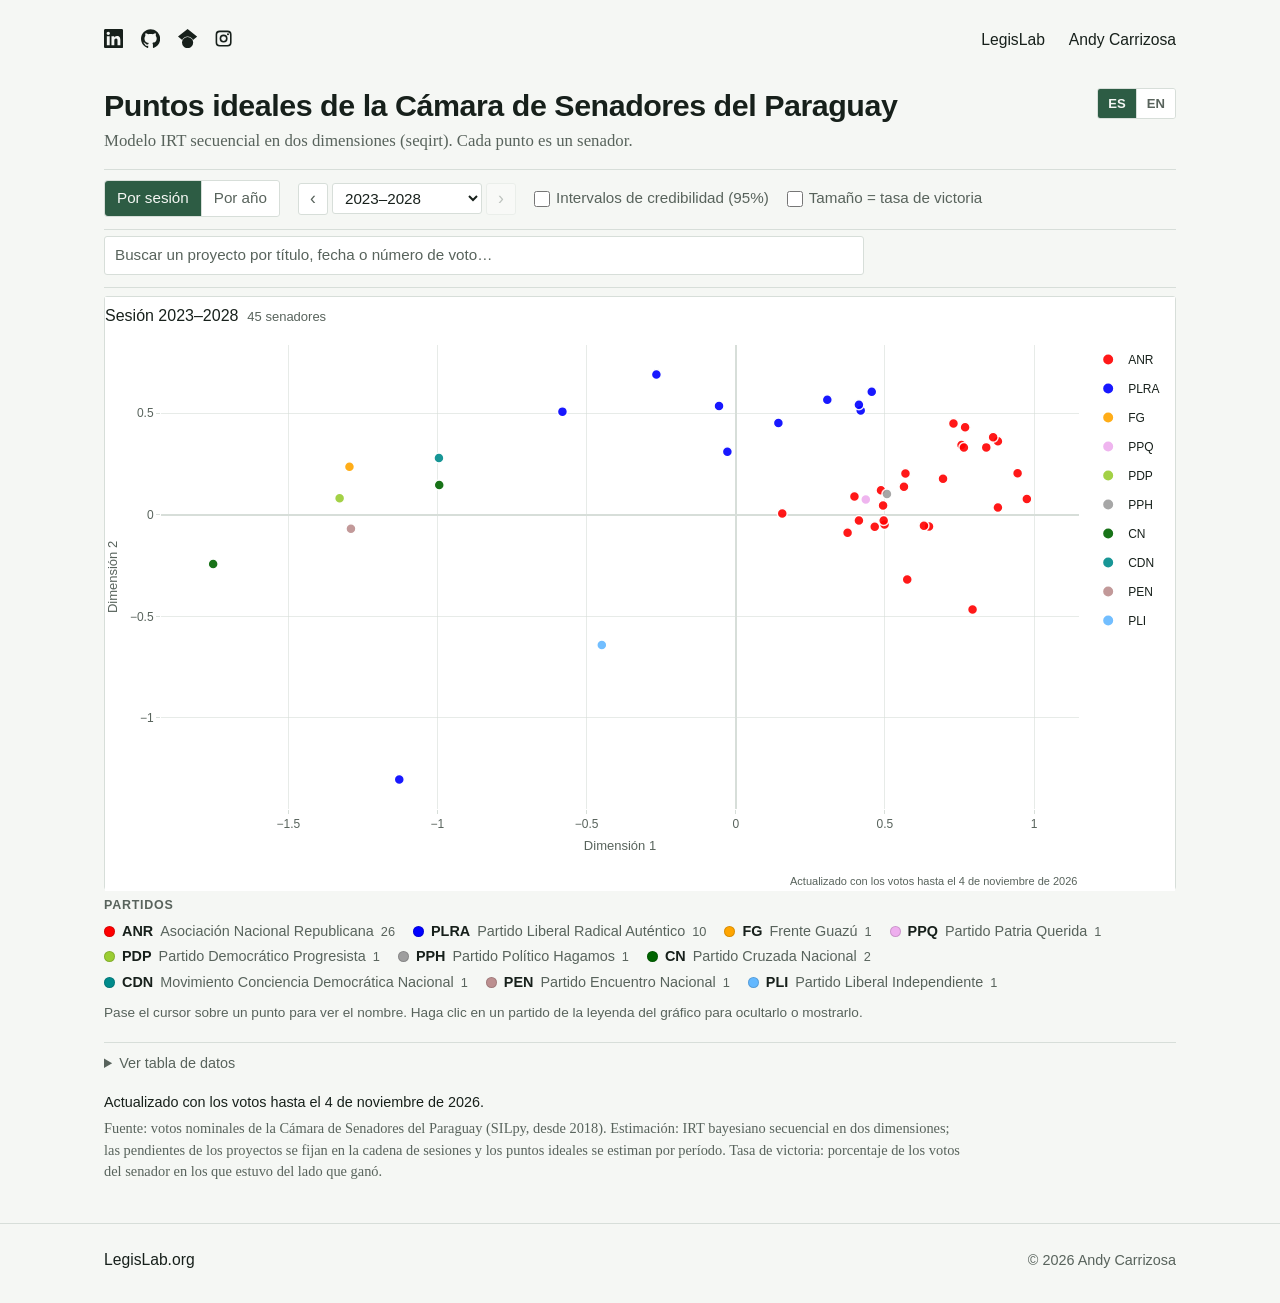
<file: legislab/paraguay/senadores/index.html>
<!doctype html>
<html lang="es">
<head>
<meta charset="utf-8">
<meta name="viewport" content="width=device-width, initial-scale=1">
<title>Puntos ideales · Cámara de Senadores del Paraguay · LegisLab</title>
<meta name="description" content="Puntos ideales de los senadores del Paraguay por sesión y por año, con las líneas de corte de cada proyecto. Ideal points of Paraguay's senators by session and year, with the cutting line of every bill.">
<link rel="icon" href="../../assets/favicon.svg" type="image/svg+xml">
<link rel="stylesheet" href="../../assets/app.css">
<!-- Plotly draws the scatterplot. Pinned version. To work offline, download this file into
     assets/ and change src to "../../assets/plotly-2.35.2.min.js". -->
<script src="https://cdn.plot.ly/plotly-2.35.2.min.js" charset="utf-8"></script>
<!-- The ideal points of this chamber, made by app/paraguay_senadores.R. The bills of each
     period are in data/bills/ and are loaded when you search for one. -->
<script src="data/ideals.js" charset="utf-8"></script>
</head>
<body>
  <a class="saltar" href="#contenido" data-i18n="skip">Saltar al contenido</a>

  <!-- the same header as legislab.org -->
  <header class="envoltura cabecera">
    <nav class="redes" aria-label="Redes">
      <a href="https://www.linkedin.com/in/andycarrizosa/" aria-label="LinkedIn" title="LinkedIn">
        <svg viewBox="0 0 24 24" aria-hidden="true" focusable="false"><path d="M20.447 20.452h-3.554v-5.569c0-1.328-.027-3.037-1.852-3.037-1.853 0-2.136 1.445-2.136 2.939v5.667H9.351V9h3.414v1.561h.046c.477-.9 1.637-1.85 3.37-1.85 3.601 0 4.267 2.37 4.267 5.455v6.286zM5.337 7.433c-1.144 0-2.063-.926-2.063-2.065 0-1.138.92-2.063 2.063-2.063 1.14 0 2.064.925 2.064 2.063 0 1.139-.925 2.065-2.064 2.065zm1.782 13.019H3.555V9h3.564v11.452zM22.225 0H1.771C.792 0 0 .774 0 1.729v20.542C0 23.227.792 24 1.771 24h20.451C23.2 24 24 23.227 24 22.271V1.729C24 .774 23.2 0 22.222 0h.003z"/></svg>
      </a>
      <a href="https://github.com/acarrizosa" aria-label="GitHub" title="GitHub">
        <svg viewBox="0 0 24 24" aria-hidden="true" focusable="false"><path d="M12 .297c-6.63 0-12 5.373-12 12 0 5.303 3.438 9.8 8.205 11.385.6.113.82-.258.82-.577 0-.285-.01-1.04-.015-2.04-3.338.724-4.042-1.61-4.042-1.61C4.422 18.07 3.633 17.7 3.633 17.7c-1.087-.744.084-.729.084-.729 1.205.084 1.838 1.236 1.838 1.236 1.07 1.835 2.809 1.305 3.495.998.108-.776.417-1.305.76-1.605-2.665-.3-5.466-1.332-5.466-5.93 0-1.31.465-2.38 1.235-3.22-.135-.303-.54-1.523.105-3.176 0 0 1.005-.322 3.3 1.23.96-.267 1.98-.399 3-.405 1.02.006 2.04.138 3 .405 2.28-1.552 3.285-1.23 3.285-1.23.645 1.653.24 2.873.12 3.176.765.84 1.23 1.91 1.23 3.22 0 4.61-2.805 5.625-5.475 5.92.42.36.81 1.096.81 2.22 0 1.606-.015 2.896-.015 3.286 0 .315.21.69.825.57C20.565 22.092 24 17.592 24 12.297c0-6.627-5.373-12-12-12"/></svg>
      </a>
      <a href="https://scholar.google.com/citations?user=PXVpDvkAAAAJ&amp;hl=es" aria-label="Google Scholar" title="Google Scholar">
        <svg viewBox="0 0 24 24" aria-hidden="true" focusable="false"><path d="M5.242 13.769L0 9.5 12 0l12 9.5-5.242 4.269C17.548 11.249 14.978 9.5 12 9.5c-2.977 0-5.548 1.748-6.758 4.269zM12 10a7 7 0 1 0 0 14 7 7 0 0 0 0-14z"/></svg>
      </a>
      <a href="https://www.instagram.com/andycarrizosa/" aria-label="Instagram" title="Instagram">
        <svg viewBox="0 0 24 24" aria-hidden="true" focusable="false"><path fill-rule="evenodd" d="M7 2h10a5 5 0 0 1 5 5v10a5 5 0 0 1-5 5H7a5 5 0 0 1-5-5V7a5 5 0 0 1 5-5zM7.5 4h9A3.5 3.5 0 0 1 20 7.5v9a3.5 3.5 0 0 1-3.5 3.5h-9A3.5 3.5 0 0 1 4 16.5v-9A3.5 3.5 0 0 1 7.5 4zM12 7a5 5 0 1 0 0 10a5 5 0 1 0 0-10zM12 9a3 3 0 1 0 0 6a3 3 0 1 0 0-6zM17.5 5.25a1.25 1.25 0 1 0 0 2.5a1.25 1.25 0 1 0 0-2.5z"/></svg>
      </a>
    </nav>
    <nav class="nav" aria-label="Principal">
      <a href="https://www.legislab.org/">LegisLab</a>
      <a href="https://www.andycarrizosa.com/">Andy Carrizosa</a>
    </nav>
  </header>

  <main id="contenido" class="envoltura app">
    <header class="app-header">
      <div>
        <h1 id="app-title"></h1>
        <p class="subtitle" id="app-subtitle"></p>
      </div>
      <div class="lang" role="group" aria-label="Idioma / Language">
        <button type="button" data-lang="es" class="is-active" aria-pressed="true">ES</button>
        <button type="button" data-lang="en" aria-pressed="false">EN</button>
      </div>
    </header>

    <form class="controls" onsubmit="return false">
      <fieldset class="seg" id="view-switch">
        <legend class="sr-only" data-i18n="view">Vista</legend>
        <label><input type="radio" name="view" value="session" checked><span data-i18n="bySession">Por sesión</span></label>
        <label><input type="radio" name="view" value="year"><span data-i18n="byYear">Por año</span></label>
      </fieldset>

      <div class="period">
        <button type="button" id="prev" class="step" aria-label="Anterior" title="Anterior">&#8249;</button>
        <label class="sr-only" for="period" data-i18n="period">Período</label>
        <select id="period"></select>
        <button type="button" id="next" class="step" aria-label="Siguiente" title="Siguiente">&#8250;</button>
      </div>

      <label class="check"><input type="checkbox" id="ci"><span data-i18n="ci">Intervalos de credibilidad (95%)</span></label>
      <label class="check"><input type="checkbox" id="winrate"><span data-i18n="winrate">Tamaño = tasa de victoria</span></label>
    </form>

    <form class="controls controls-search" onsubmit="return false">
      <div class="search">
        <label class="sr-only" for="bill-search" data-i18n="searchLabel">Buscar un proyecto</label>
        <input id="bill-search" type="search" autocomplete="off" spellcheck="false"
               role="combobox" aria-autocomplete="list" aria-expanded="false" aria-controls="bill-results"
               placeholder="Buscar un proyecto por título, fecha o número de voto…">
        <ul id="bill-results" role="listbox" hidden></ul>
      </div>
    </form>

    <section id="bill-info" class="bill-info" hidden aria-live="polite">
      <div class="bill-text">
        <p class="bill-title" id="bill-title"></p>
        <p class="bill-meta" id="bill-meta"></p>
        <p class="bill-symbols">
          <span class="sym sym-yes">+</span> <span data-i18n="symYes">a favor</span>
          <span class="sym sym-no">−</span> <span data-i18n="symNo">en contra</span>
          <span class="sym sym-na">•</span> <span data-i18n="symNa">sin voto</span>
          <span class="sym sym-line"></span> <span data-i18n="symLine">línea de corte del modelo; el lado sombreado es donde predice voto a favor</span>
        </p>
      </div>
      <button type="button" id="bill-clear" class="bill-clear" data-i18n="clear">Quitar</button>
    </section>

    <section class="plot-wrap">
      <div id="plot" role="img" aria-label="Diagrama de dispersión de puntos ideales"></div>
    </section>

    <section class="key" aria-labelledby="key-title">
      <h2 id="key-title" class="key-title" data-i18n="key">Partidos</h2>
      <ul id="key-list" class="key-list"></ul>
      <p class="hint" data-i18n="hint">Pase el cursor sobre un punto para ver el nombre del senador. Haga clic en un partido de la leyenda del gráfico para ocultarlo o mostrarlo.</p>
    </section>

    <details class="table-wrap">
      <summary data-i18n="table">Ver tabla de datos</summary>
      <div class="table-scroll">
        <table id="table">
          <thead><tr>
            <th id="th-name"></th>
            <th data-i18n="thParty">Partido</th>
            <th class="col-vote" data-i18n="thVote" hidden>Voto</th>
            <th class="num" data-i18n="thX">Dim. 1</th>
            <th class="num" data-i18n="thXci">IC 95% dim. 1</th>
            <th class="num" data-i18n="thY">Dim. 2</th>
            <th class="num" data-i18n="thYci">IC 95% dim. 2</th>
            <th class="num" data-i18n="thWin">Tasa de victoria</th>
            <th class="num" data-i18n="thVotes">Votos</th>
          </tr></thead>
          <tbody></tbody>
        </table>
      </div>
    </details>

    <section class="notes">
      <p id="updated" class="updated"></p>
      <p id="source"></p>
    </section>
  </main>

  <!-- the same footer as legislab.org -->
  <footer class="pie">
    <div class="envoltura pie-grid">
      <p><a href="https://www.legislab.org/">LegisLab.org</a></p>
      <p class="derechos">© <span id="year">2026</span> Andy Carrizosa</p>
    </div>
  </footer>
  <script src="../../assets/app.js"></script>
</body>
</html>
</file>
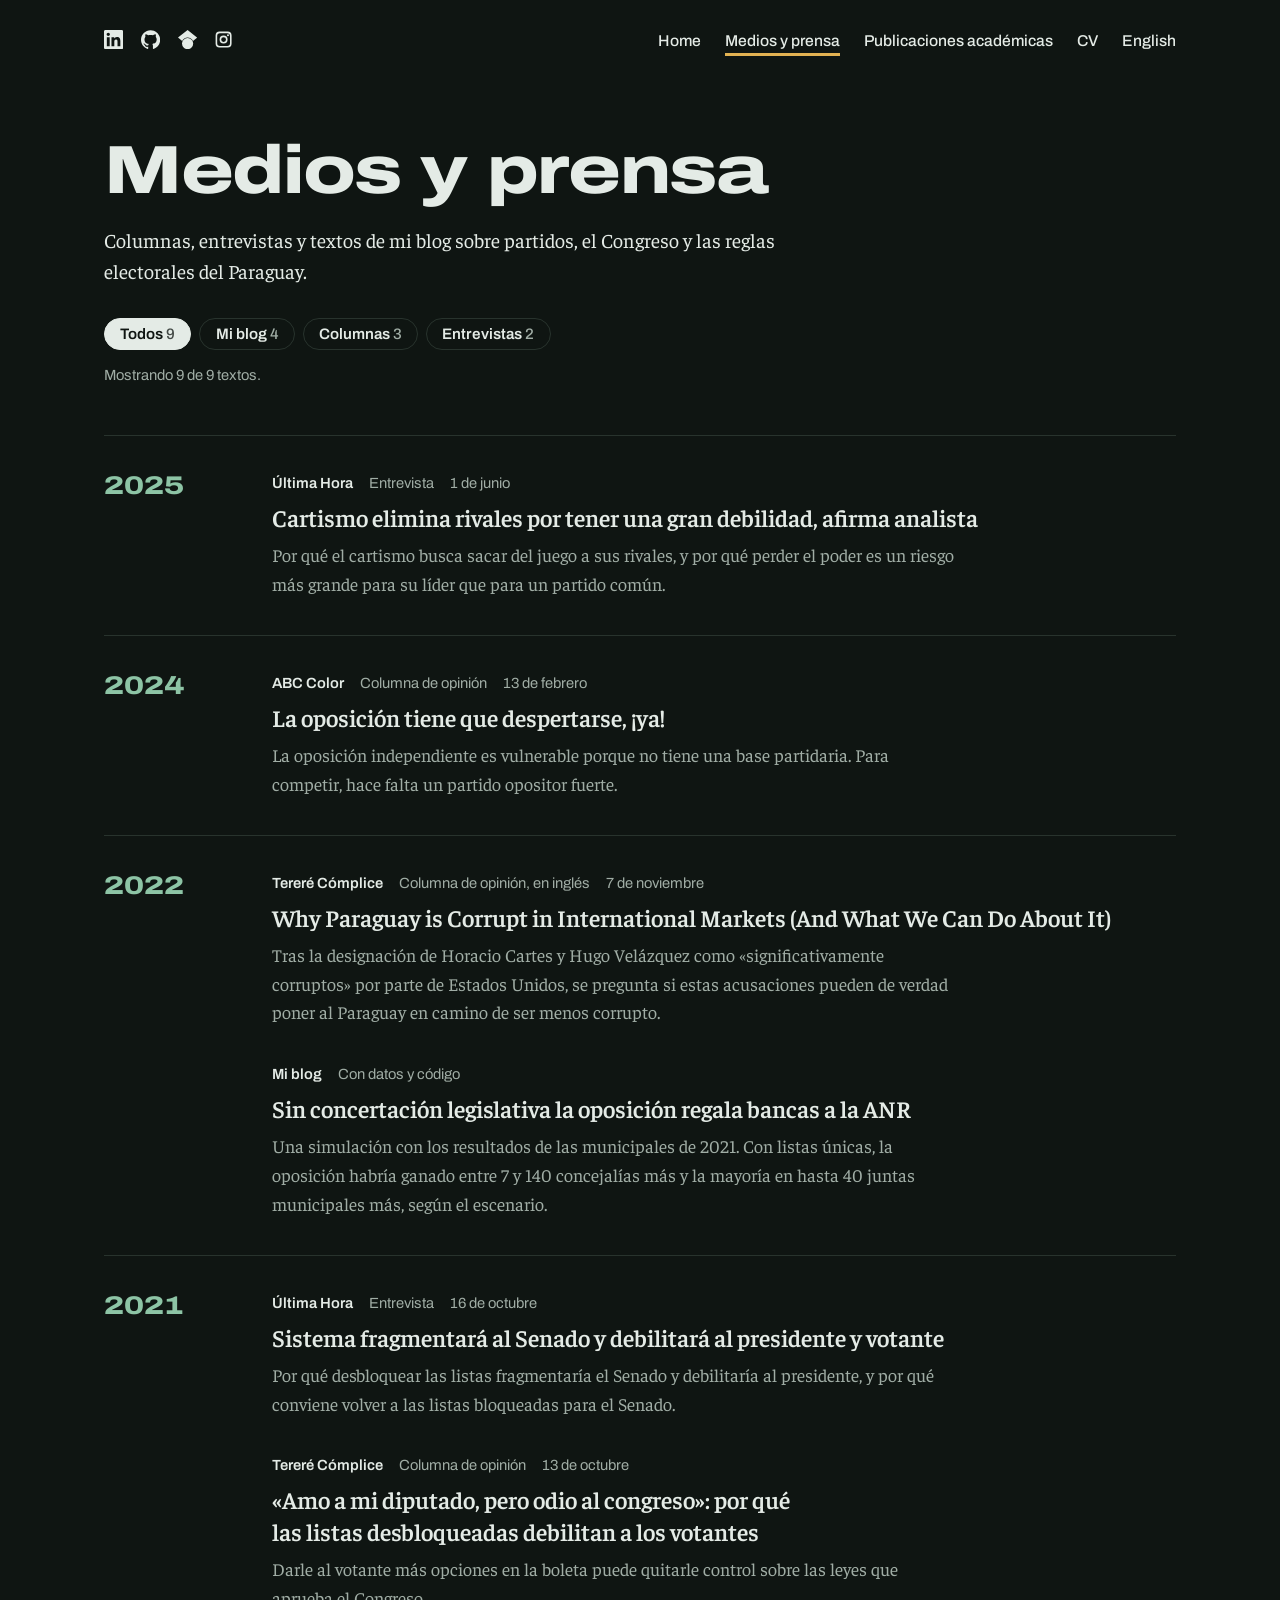
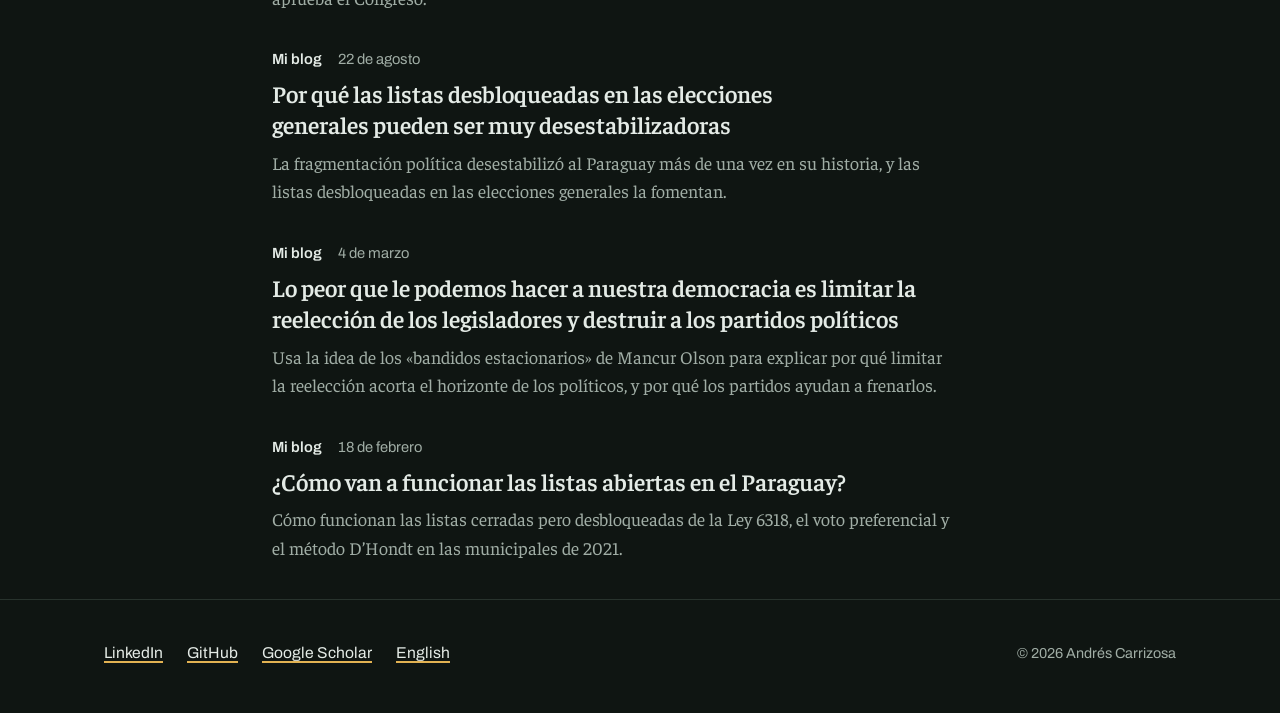
<file: blog.html>
<!DOCTYPE html>
<html lang="es" data-theme="dark">
<head>
  <meta charset="utf-8">
  <meta name="viewport" content="width=device-width, initial-scale=1">
  <title>Medios y prensa · Andrés Carrizosa</title>
  <meta name="description" content="Columnas, entrevistas y textos del blog de Andrés Carrizosa sobre partidos, el Congreso y las reglas electorales del Paraguay.">
  <link rel="canonical" href="https://www.andycarrizosa.com/blog.html">
  <link rel="icon" href="assets/favicon.svg" type="image/svg+xml">
  <link rel="preload" href="assets/fonts/archivo-latin-wdth-normal.woff2" as="font" type="font/woff2" crossorigin>
  <link rel="preload" href="assets/fonts/faustina-latin-wght-normal.woff2" as="font" type="font/woff2" crossorigin>
  <link rel="stylesheet" href="assets/site.css">
  <meta property="og:type" content="website">
  <meta property="og:title" content="Medios y prensa · Andrés Carrizosa">
  <meta property="og:description" content="Columnas, entrevistas y textos sobre partidos, el Congreso y las reglas electorales del Paraguay.">
  <meta property="og:url" content="https://www.andycarrizosa.com/blog.html">
  <meta property="og:image" content="https://www.andycarrizosa.com/assets/og.png">
  <meta property="og:locale" content="es_PY">
  <meta name="twitter:card" content="summary_large_image">
</head>
<body>
  <a class="saltar" href="#contenido">Saltar al contenido</a>

  <header class="envoltura cabecera">
    <nav class="redes" aria-label="Redes">
      <a href="https://www.linkedin.com/in/andycarrizosa/" aria-label="LinkedIn" title="LinkedIn">
        <svg viewBox="0 0 24 24" aria-hidden="true" focusable="false"><path d="M20.447 20.452h-3.554v-5.569c0-1.328-.027-3.037-1.852-3.037-1.853 0-2.136 1.445-2.136 2.939v5.667H9.351V9h3.414v1.561h.046c.477-.9 1.637-1.85 3.37-1.85 3.601 0 4.267 2.37 4.267 5.455v6.286zM5.337 7.433c-1.144 0-2.063-.926-2.063-2.065 0-1.138.92-2.063 2.063-2.063 1.14 0 2.064.925 2.064 2.063 0 1.139-.925 2.065-2.064 2.065zm1.782 13.019H3.555V9h3.564v11.452zM22.225 0H1.771C.792 0 0 .774 0 1.729v20.542C0 23.227.792 24 1.771 24h20.451C23.2 24 24 23.227 24 22.271V1.729C24 .774 23.2 0 22.222 0h.003z"/></svg>
      </a>
      <a href="https://github.com/acarrizosa" aria-label="GitHub" title="GitHub">
        <svg viewBox="0 0 24 24" aria-hidden="true" focusable="false"><path d="M12 .297c-6.63 0-12 5.373-12 12 0 5.303 3.438 9.8 8.205 11.385.6.113.82-.258.82-.577 0-.285-.01-1.04-.015-2.04-3.338.724-4.042-1.61-4.042-1.61C4.422 18.07 3.633 17.7 3.633 17.7c-1.087-.744.084-.729.084-.729 1.205.084 1.838 1.236 1.838 1.236 1.07 1.835 2.809 1.305 3.495.998.108-.776.417-1.305.76-1.605-2.665-.3-5.466-1.332-5.466-5.93 0-1.31.465-2.38 1.235-3.22-.135-.303-.54-1.523.105-3.176 0 0 1.005-.322 3.3 1.23.96-.267 1.98-.399 3-.405 1.02.006 2.04.138 3 .405 2.28-1.552 3.285-1.23 3.285-1.23.645 1.653.24 2.873.12 3.176.765.84 1.23 1.91 1.23 3.22 0 4.61-2.805 5.625-5.475 5.92.42.36.81 1.096.81 2.22 0 1.606-.015 2.896-.015 3.286 0 .315.21.69.825.57C20.565 22.092 24 17.592 24 12.297c0-6.627-5.373-12-12-12"/></svg>
      </a>
      <a href="https://scholar.google.com/citations?user=PXVpDvkAAAAJ&amp;hl=es" aria-label="Google Scholar" title="Google Scholar">
        <svg viewBox="0 0 24 24" aria-hidden="true" focusable="false"><path d="M5.242 13.769L0 9.5 12 0l12 9.5-5.242 4.269C17.548 11.249 14.978 9.5 12 9.5c-2.977 0-5.548 1.748-6.758 4.269zM12 10a7 7 0 1 0 0 14 7 7 0 0 0 0-14z"/></svg>
      </a>
      <a href="https://www.instagram.com/andycarrizosa/" aria-label="Instagram" title="Instagram">
        <svg viewBox="0 0 24 24" aria-hidden="true" focusable="false"><path fill-rule="evenodd" d="M7 2h10a5 5 0 0 1 5 5v10a5 5 0 0 1-5 5H7a5 5 0 0 1-5-5V7a5 5 0 0 1 5-5zM7.5 4h9A3.5 3.5 0 0 1 20 7.5v9a3.5 3.5 0 0 1-3.5 3.5h-9A3.5 3.5 0 0 1 4 16.5v-9A3.5 3.5 0 0 1 7.5 4zM12 7a5 5 0 1 0 0 10a5 5 0 1 0 0-10zM12 9a3 3 0 1 0 0 6a3 3 0 1 0 0-6zM17.5 5.25a1.25 1.25 0 1 0 0 2.5a1.25 1.25 0 1 0 0-2.5z"/></svg>
      </a>
    </nav>
    <nav class="nav" aria-label="Principal">
      <a href="index.html">Home</a>
      <a href="blog.html" aria-current="page">Medios y prensa</a>
      <a href="publicaciones.html">Publicaciones académicas</a>
      <a href="cv/Andres_Carrizosa_CV.pdf" target="_blank" rel="noopener">CV</a>
      <a href="en/index.html" lang="en" hreflang="en">English</a>
    </nav>
  </header>

  <main id="contenido">
    <div class="envoltura cabeza-pagina">
      <h1 class="titulo-pagina">Medios y prensa</h1>
      <p class="entrada">Columnas, entrevistas y textos de mi blog sobre partidos, el Congreso y las reglas electorales del Paraguay.</p>
      <div class="filtros" role="group" aria-label="Mostrar por tipo de texto">
        <button class="filtro" type="button" data-filtro="todos" aria-pressed="true">Todos <span class="cuenta">9</span></button>
        <button class="filtro" type="button" data-filtro="blog" aria-pressed="false">Mi blog <span class="cuenta">4</span></button>
        <button class="filtro" type="button" data-filtro="columna" aria-pressed="false">Columnas <span class="cuenta">3</span></button>
        <button class="filtro" type="button" data-filtro="entrevista" aria-pressed="false">Entrevistas <span class="cuenta">2</span></button>
      </div>
      <p class="estado" id="estado-filtro" aria-live="polite">Mostrando 9 de 9 textos.</p>
    </div>

    <div class="envoltura">
      <section class="grupo" data-grupo aria-labelledby="a2025">
        <h2 class="grupo-titulo" id="a2025">2025</h2>
        <ol class="lista">
          <li data-tipo="entrevista">
            <p class="medio"><strong>Última Hora</strong><span>Entrevista</span><time datetime="2025-06-01">1 de junio</time></p>
            <h3 class="titulo-escrito"><a href="https://www.ultimahora.com/cartismo-elimina-rivales-por-tener-una-gran-debilidad-afirma-analista">Cartismo elimina rivales por tener una gran debilidad, afirma analista</a></h3>
            <p class="resumen">Por qué el cartismo busca sacar del juego a sus rivales, y por qué perder el poder es un riesgo más grande para su líder que para un partido común.</p>
          </li>
        </ol>
      </section>

      <section class="grupo" data-grupo aria-labelledby="a2024">
        <h2 class="grupo-titulo" id="a2024">2024</h2>
        <ol class="lista">
          <li data-tipo="columna">
            <p class="medio"><strong>ABC Color</strong><span>Columna de opinión</span><time datetime="2024-02-13">13 de febrero</time></p>
            <h3 class="titulo-escrito"><a href="https://www.abc.com.py/opinion/2024/02/13/la-oposicion-tiene-que-despertarse-ya/">La oposición tiene que despertarse, ¡ya!</a></h3>
            <p class="resumen">La oposición independiente es vulnerable porque no tiene una base partidaria. Para competir, hace falta un partido opositor fuerte.</p>
          </li>
        </ol>
      </section>

      <section class="grupo" data-grupo aria-labelledby="a2022">
        <h2 class="grupo-titulo" id="a2022">2022</h2>
        <ol class="lista">
          <li data-tipo="columna">
            <p class="medio"><strong>Tereré Cómplice</strong><span>Columna de opinión, en inglés</span><time datetime="2022-11-07">7 de noviembre</time></p>
            <h3 class="titulo-escrito"><a href="https://tererecomplice.com/en/2022/11/07/why-paraguay-is-corrupt-in-international-markets/" lang="en" hreflang="en">Why Paraguay is Corrupt in International Markets (And What We Can Do About It)</a></h3>
            <p class="resumen">Tras la designación de Horacio Cartes y Hugo Velázquez como «significativamente corruptos» por parte de Estados Unidos, se pregunta si estas acusaciones pueden de verdad poner al Paraguay en camino de ser menos corrupto.</p>
          </li>
          <li data-tipo="blog">
            <p class="medio"><strong>Mi blog</strong><span>Con datos y código</span></p>
            <h3 class="titulo-escrito"><a href="articulos/2022-sin-concertacion.html">Sin concertación legislativa la oposición regala bancas a la ANR</a></h3>
            <p class="resumen">Una simulación con los resultados de las municipales de 2021. Con listas únicas, la oposición habría ganado entre 7 y 140 concejalías más y la mayoría en hasta 40 juntas municipales más, según el escenario.</p>
          </li>
        </ol>
      </section>

      <section class="grupo" data-grupo aria-labelledby="a2021">
        <h2 class="grupo-titulo" id="a2021">2021</h2>
        <ol class="lista">
          <li data-tipo="entrevista">
            <p class="medio"><strong>Última Hora</strong><span>Entrevista</span><time datetime="2021-10-16">16 de octubre</time></p>
            <h3 class="titulo-escrito"><a href="https://www.ultimahora.com/sistema-fragmentara-al-senado-y-debilitara-al-presidente-y-votante-n2966947.html">Sistema fragmentará al Senado y debilitará al presidente y votante</a></h3>
            <p class="resumen">Por qué desbloquear las listas fragmentaría el Senado y debilitaría al presidente, y por qué conviene volver a las listas bloqueadas para el Senado.</p>
          </li>
          <li data-tipo="columna">
            <p class="medio"><strong>Tereré Cómplice</strong><span>Columna de opinión</span><time datetime="2021-10-13">13 de octubre</time></p>
            <h3 class="titulo-escrito"><a href="https://tererecomplice.com/2021/10/13/por-que-las-listas-desbloqueadas-debilitan-a-los-votantes/">«Amo a mi diputado, pero odio al congreso»: por qué las listas desbloqueadas debilitan a los votantes</a></h3>
            <p class="resumen">Darle al votante más opciones en la boleta puede quitarle control sobre las leyes que aprueba el Congreso.</p>
          </li>
          <li data-tipo="blog">
            <p class="medio"><strong>Mi blog</strong><time datetime="2021-08-22">22 de agosto</time></p>
            <h3 class="titulo-escrito"><a href="articulos/2021-08-22-fragmentacion.html">Por qué las listas desbloqueadas en las elecciones generales pueden ser muy desestabilizadoras</a></h3>
            <p class="resumen">La fragmentación política desestabilizó al Paraguay más de una vez en su historia, y las listas desbloqueadas en las elecciones generales la fomentan.</p>
          </li>
          <li data-tipo="blog">
            <p class="medio"><strong>Mi blog</strong><time datetime="2021-03-04">4 de marzo</time></p>
            <h3 class="titulo-escrito"><a href="articulos/2021-03-04-bandidos.html">Lo peor que le podemos hacer a nuestra democracia es limitar la reelección de los legisladores y destruir a los partidos políticos</a></h3>
            <p class="resumen">Usa la idea de los «bandidos estacionarios» de Mancur Olson para explicar por qué limitar la reelección acorta el horizonte de los políticos, y por qué los partidos ayudan a frenarlos.</p>
          </li>
          <li data-tipo="blog">
            <p class="medio"><strong>Mi blog</strong><time datetime="2021-02-18">18 de febrero</time></p>
            <h3 class="titulo-escrito"><a href="articulos/2021-02-18-listas-abiertas.html">¿Cómo van a funcionar las listas abiertas en el Paraguay?</a></h3>
            <p class="resumen">Cómo funcionan las listas cerradas pero desbloqueadas de la Ley 6318, el voto preferencial y el método D’Hondt en las municipales de 2021.</p>
          </li>
        </ol>
      </section>
    </div>
  </main>

  <footer class="pie">
    <div class="envoltura pie-grid">
      <ul class="contacto" aria-label="Perfiles">
        <li><a href="https://www.linkedin.com/in/andycarrizosa/">LinkedIn</a></li>
        <li><a href="https://github.com/acarrizosa">GitHub</a></li>
        <li><a href="https://scholar.google.com/citations?user=PXVpDvkAAAAJ&amp;hl=es">Google Scholar</a></li>
        <li><a href="en/index.html" lang="en" hreflang="en">English</a></li>
      </ul>
      <p class="derechos">© 2026 Andrés Carrizosa</p>
    </div>
  </footer>
  <script src="assets/site.js"></script>
</body>
</html>
</file>
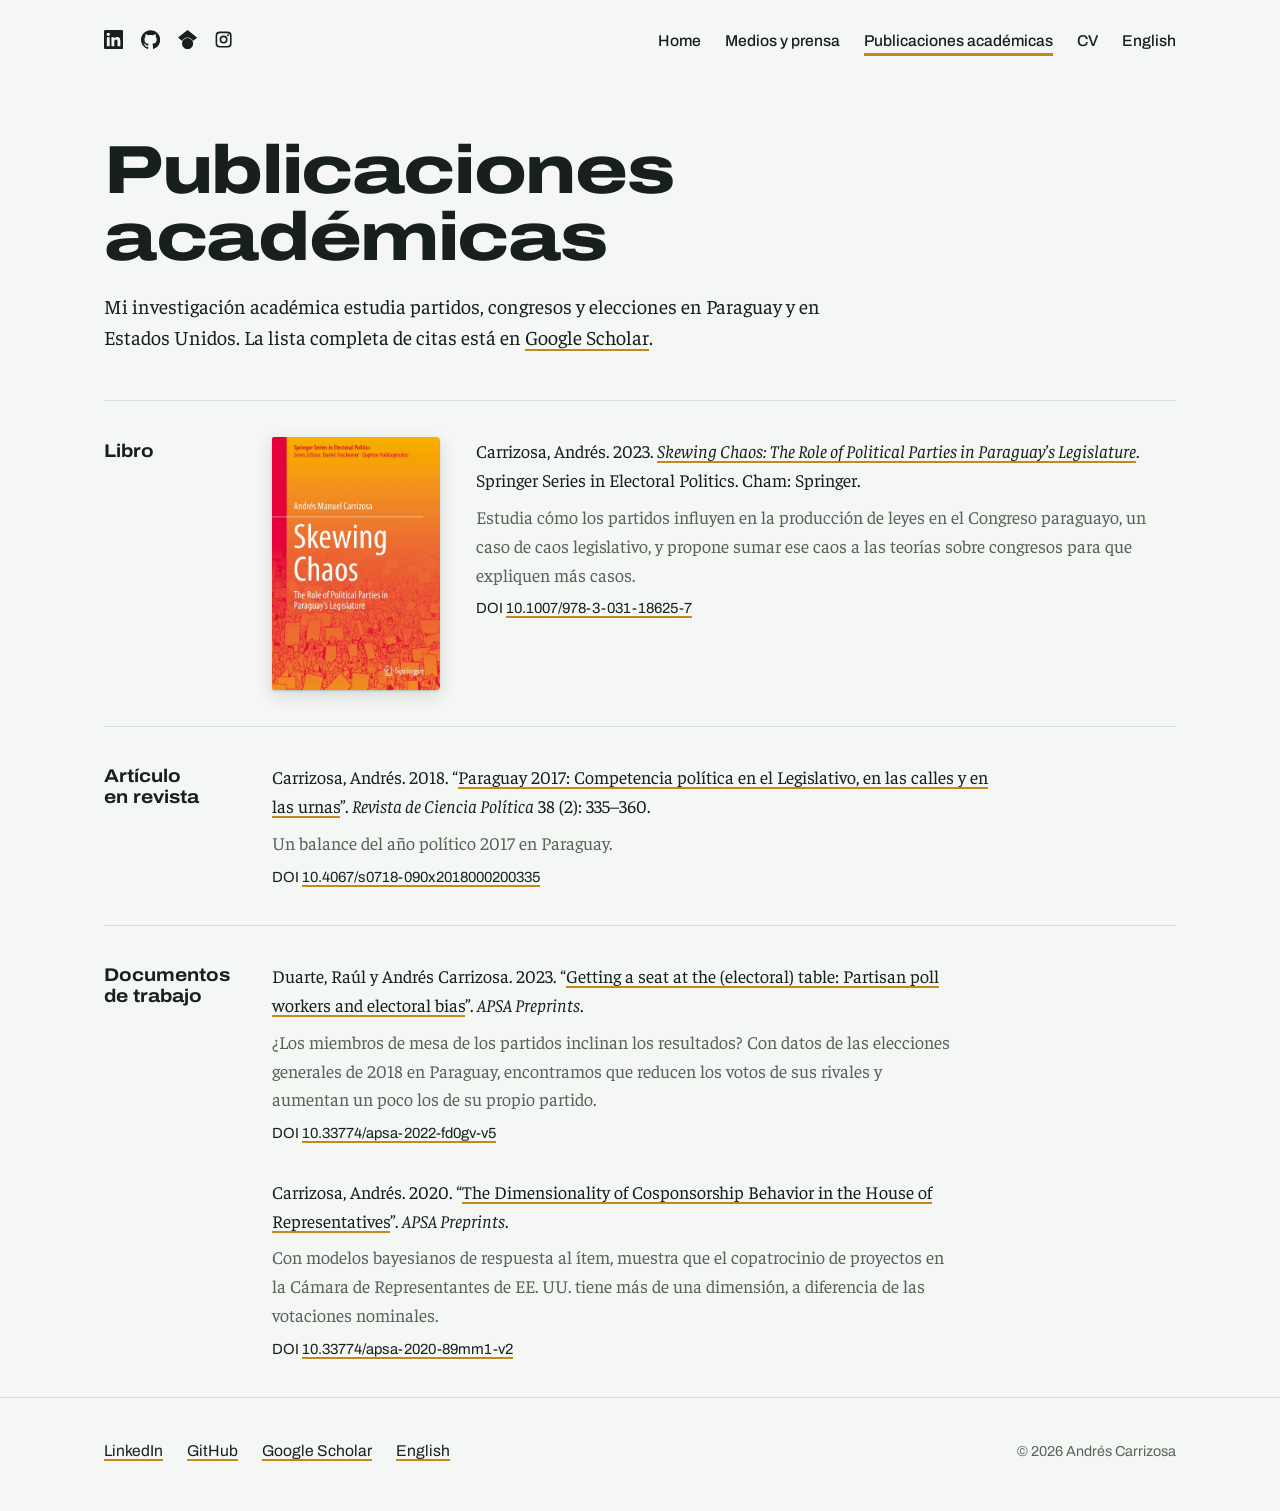
<file: publicaciones.html>
<!DOCTYPE html>
<html lang="es">
<head>
  <meta charset="utf-8">
  <meta name="viewport" content="width=device-width, initial-scale=1">
  <title>Publicaciones académicas de Andrés Carrizosa</title>
  <meta name="description" content="Libro, artículos y documentos de trabajo de Andrés Carrizosa sobre partidos, congresos y elecciones en Paraguay y Estados Unidos.">
  <link rel="canonical" href="https://www.andycarrizosa.com/publicaciones.html">
  <link rel="alternate" hreflang="es" href="https://www.andycarrizosa.com/publicaciones.html">
  <link rel="alternate" hreflang="en" href="https://www.andycarrizosa.com/publications.html">
  <link rel="icon" href="assets/favicon.svg" type="image/svg+xml">
  <link rel="preload" href="assets/fonts/archivo-latin-wdth-normal.woff2" as="font" type="font/woff2" crossorigin>
  <link rel="preload" href="assets/fonts/faustina-latin-wght-normal.woff2" as="font" type="font/woff2" crossorigin>
  <link rel="stylesheet" href="assets/site.css">
  <meta property="og:type" content="website">
  <meta property="og:title" content="Publicaciones académicas de Andrés Carrizosa">
  <meta property="og:description" content="Libro, artículos y documentos de trabajo sobre partidos, congresos y elecciones.">
  <meta property="og:url" content="https://www.andycarrizosa.com/publicaciones.html">
  <meta property="og:image" content="https://www.andycarrizosa.com/assets/og.png">
  <meta property="og:locale" content="es_PY">
  <meta name="twitter:card" content="summary_large_image">
</head>
<body>
  <a class="saltar" href="#contenido">Saltar al contenido</a>

  <header class="envoltura cabecera">
    <nav class="redes" aria-label="Redes">
      <a href="https://www.linkedin.com/in/andycarrizosa/" aria-label="LinkedIn" title="LinkedIn">
        <svg viewBox="0 0 24 24" aria-hidden="true" focusable="false"><path d="M20.447 20.452h-3.554v-5.569c0-1.328-.027-3.037-1.852-3.037-1.853 0-2.136 1.445-2.136 2.939v5.667H9.351V9h3.414v1.561h.046c.477-.9 1.637-1.85 3.37-1.85 3.601 0 4.267 2.37 4.267 5.455v6.286zM5.337 7.433c-1.144 0-2.063-.926-2.063-2.065 0-1.138.92-2.063 2.063-2.063 1.14 0 2.064.925 2.064 2.063 0 1.139-.925 2.065-2.064 2.065zm1.782 13.019H3.555V9h3.564v11.452zM22.225 0H1.771C.792 0 0 .774 0 1.729v20.542C0 23.227.792 24 1.771 24h20.451C23.2 24 24 23.227 24 22.271V1.729C24 .774 23.2 0 22.222 0h.003z"/></svg>
      </a>
      <a href="https://github.com/acarrizosa" aria-label="GitHub" title="GitHub">
        <svg viewBox="0 0 24 24" aria-hidden="true" focusable="false"><path d="M12 .297c-6.63 0-12 5.373-12 12 0 5.303 3.438 9.8 8.205 11.385.6.113.82-.258.82-.577 0-.285-.01-1.04-.015-2.04-3.338.724-4.042-1.61-4.042-1.61C4.422 18.07 3.633 17.7 3.633 17.7c-1.087-.744.084-.729.084-.729 1.205.084 1.838 1.236 1.838 1.236 1.07 1.835 2.809 1.305 3.495.998.108-.776.417-1.305.76-1.605-2.665-.3-5.466-1.332-5.466-5.93 0-1.31.465-2.38 1.235-3.22-.135-.303-.54-1.523.105-3.176 0 0 1.005-.322 3.3 1.23.96-.267 1.98-.399 3-.405 1.02.006 2.04.138 3 .405 2.28-1.552 3.285-1.23 3.285-1.23.645 1.653.24 2.873.12 3.176.765.84 1.23 1.91 1.23 3.22 0 4.61-2.805 5.625-5.475 5.92.42.36.81 1.096.81 2.22 0 1.606-.015 2.896-.015 3.286 0 .315.21.69.825.57C20.565 22.092 24 17.592 24 12.297c0-6.627-5.373-12-12-12"/></svg>
      </a>
      <a href="https://scholar.google.com/citations?user=PXVpDvkAAAAJ&amp;hl=es" aria-label="Google Scholar" title="Google Scholar">
        <svg viewBox="0 0 24 24" aria-hidden="true" focusable="false"><path d="M5.242 13.769L0 9.5 12 0l12 9.5-5.242 4.269C17.548 11.249 14.978 9.5 12 9.5c-2.977 0-5.548 1.748-6.758 4.269zM12 10a7 7 0 1 0 0 14 7 7 0 0 0 0-14z"/></svg>
      </a>
      <a href="https://www.instagram.com/andycarrizosa/" aria-label="Instagram" title="Instagram">
        <svg viewBox="0 0 24 24" aria-hidden="true" focusable="false"><path fill-rule="evenodd" d="M7 2h10a5 5 0 0 1 5 5v10a5 5 0 0 1-5 5H7a5 5 0 0 1-5-5V7a5 5 0 0 1 5-5zM7.5 4h9A3.5 3.5 0 0 1 20 7.5v9a3.5 3.5 0 0 1-3.5 3.5h-9A3.5 3.5 0 0 1 4 16.5v-9A3.5 3.5 0 0 1 7.5 4zM12 7a5 5 0 1 0 0 10a5 5 0 1 0 0-10zM12 9a3 3 0 1 0 0 6a3 3 0 1 0 0-6zM17.5 5.25a1.25 1.25 0 1 0 0 2.5a1.25 1.25 0 1 0 0-2.5z"/></svg>
      </a>
    </nav>
    <nav class="nav" aria-label="Principal">
      <a href="index.html">Home</a>
      <a href="blog.html">Medios y prensa</a>
      <a href="publicaciones.html" aria-current="page">Publicaciones académicas</a>
      <a href="cv/Andres_Carrizosa_CV.pdf" target="_blank" rel="noopener">CV</a>
      <a href="publications.html" lang="en" hreflang="en">English</a>
    </nav>
  </header>

  <main id="contenido">
    <div class="envoltura cabeza-pagina">
      <h1 class="titulo-pagina">Publicaciones académicas</h1>
      <p class="entrada">Mi investigación académica estudia partidos, congresos y elecciones en Paraguay y en Estados Unidos. La lista completa de citas está en <a href="https://scholar.google.com/citations?user=PXVpDvkAAAAJ&amp;hl=es">Google Scholar</a>.</p>
    </div>

    <div class="envoltura">
      <section class="grupo" aria-labelledby="t-libro">
        <h2 class="grupo-titulo texto" id="t-libro">Libro</h2>
        <div class="libro">
          <a class="tapa" href="https://link.springer.com/book/10.1007/978-3-031-18625-7"><img src="assets/skewing-chaos-tapa.webp" width="827" height="1245" alt="Tapa del libro Skewing Chaos"></a>
          <div class="pub">
            <p class="cita">Carrizosa, Andrés. 2023. <a href="https://link.springer.com/book/10.1007/978-3-031-18625-7"><cite>Skewing Chaos: The Role of Political Parties in Paraguay’s Legislature</cite></a>. Springer Series in Electoral Politics. Cham: Springer.</p>
            <p class="resumen">Estudia cómo los partidos influyen en la producción de leyes en el Congreso paraguayo, un caso de caos legislativo, y propone sumar ese caos a las teorías sobre congresos para que expliquen más casos.</p>
            <p class="doi">DOI <a href="https://doi.org/10.1007/978-3-031-18625-7">10.1007/978-3-031-18625-7</a></p>
          </div>
        </div>
      </section>

      <section class="grupo" aria-labelledby="t-articulo">
        <h2 class="grupo-titulo texto" id="t-articulo">Artículo en revista</h2>
        <div>
          <div class="pub">
            <p class="cita">Carrizosa, Andrés. 2018. “<a href="https://doi.org/10.4067/s0718-090x2018000200335">Paraguay 2017: Competencia política en el Legislativo, en las calles y en las urnas</a>”. <cite>Revista de Ciencia Política</cite> 38 (2): 335–360.</p>
            <p class="resumen">Un balance del año político 2017 en Paraguay.</p>
            <p class="doi">DOI <a href="https://doi.org/10.4067/s0718-090x2018000200335">10.4067/s0718-090x2018000200335</a></p>
          </div>
        </div>
      </section>

      <section class="grupo" aria-labelledby="t-documentos">
        <h2 class="grupo-titulo texto" id="t-documentos">Documentos de trabajo</h2>
        <div>
          <div class="pub">
            <p class="cita">Duarte, Raúl y Andrés Carrizosa. 2023. “<a href="https://preprints.apsanet.org/engage/apsa/article-details/651447820065940912fca945">Getting a seat at the (electoral) table: Partisan poll workers and electoral bias</a>”. <cite>APSA Preprints</cite>.</p>
            <p class="resumen">¿Los miembros de mesa de los partidos inclinan los resultados? Con datos de las elecciones generales de 2018 en Paraguay, encontramos que reducen los votos de sus rivales y aumentan un poco los de su propio partido.</p>
            <p class="doi">DOI <a href="https://doi.org/10.33774/apsa-2022-fd0gv-v5">10.33774/apsa-2022-fd0gv-v5</a></p>
          </div>
          <div class="pub">
            <p class="cita">Carrizosa, Andrés. 2020. “<a href="https://preprints.apsanet.org/engage/apsa/article-details/5f6130408efcf70019ff6bed">The Dimensionality of Cosponsorship Behavior in the House of Representatives</a>”. <cite>APSA Preprints</cite>.</p>
            <p class="resumen">Con modelos bayesianos de respuesta al ítem, muestra que el copatrocinio de proyectos en la Cámara de Representantes de EE. UU. tiene más de una dimensión, a diferencia de las votaciones nominales.</p>
            <p class="doi">DOI <a href="https://doi.org/10.33774/apsa-2020-89mm1-v2">10.33774/apsa-2020-89mm1-v2</a></p>
          </div>
        </div>
      </section>
    </div>
  </main>

  <footer class="pie">
    <div class="envoltura pie-grid">
      <ul class="contacto" aria-label="Perfiles">
        <li><a href="https://www.linkedin.com/in/andycarrizosa/">LinkedIn</a></li>
        <li><a href="https://github.com/acarrizosa">GitHub</a></li>
        <li><a href="https://scholar.google.com/citations?user=PXVpDvkAAAAJ&amp;hl=es">Google Scholar</a></li>
        <li><a href="publications.html" lang="en" hreflang="en">English</a></li>
      </ul>
      <p class="derechos">© 2026 Andrés Carrizosa</p>
    </div>
  </footer>
</body>
</html>
</file>
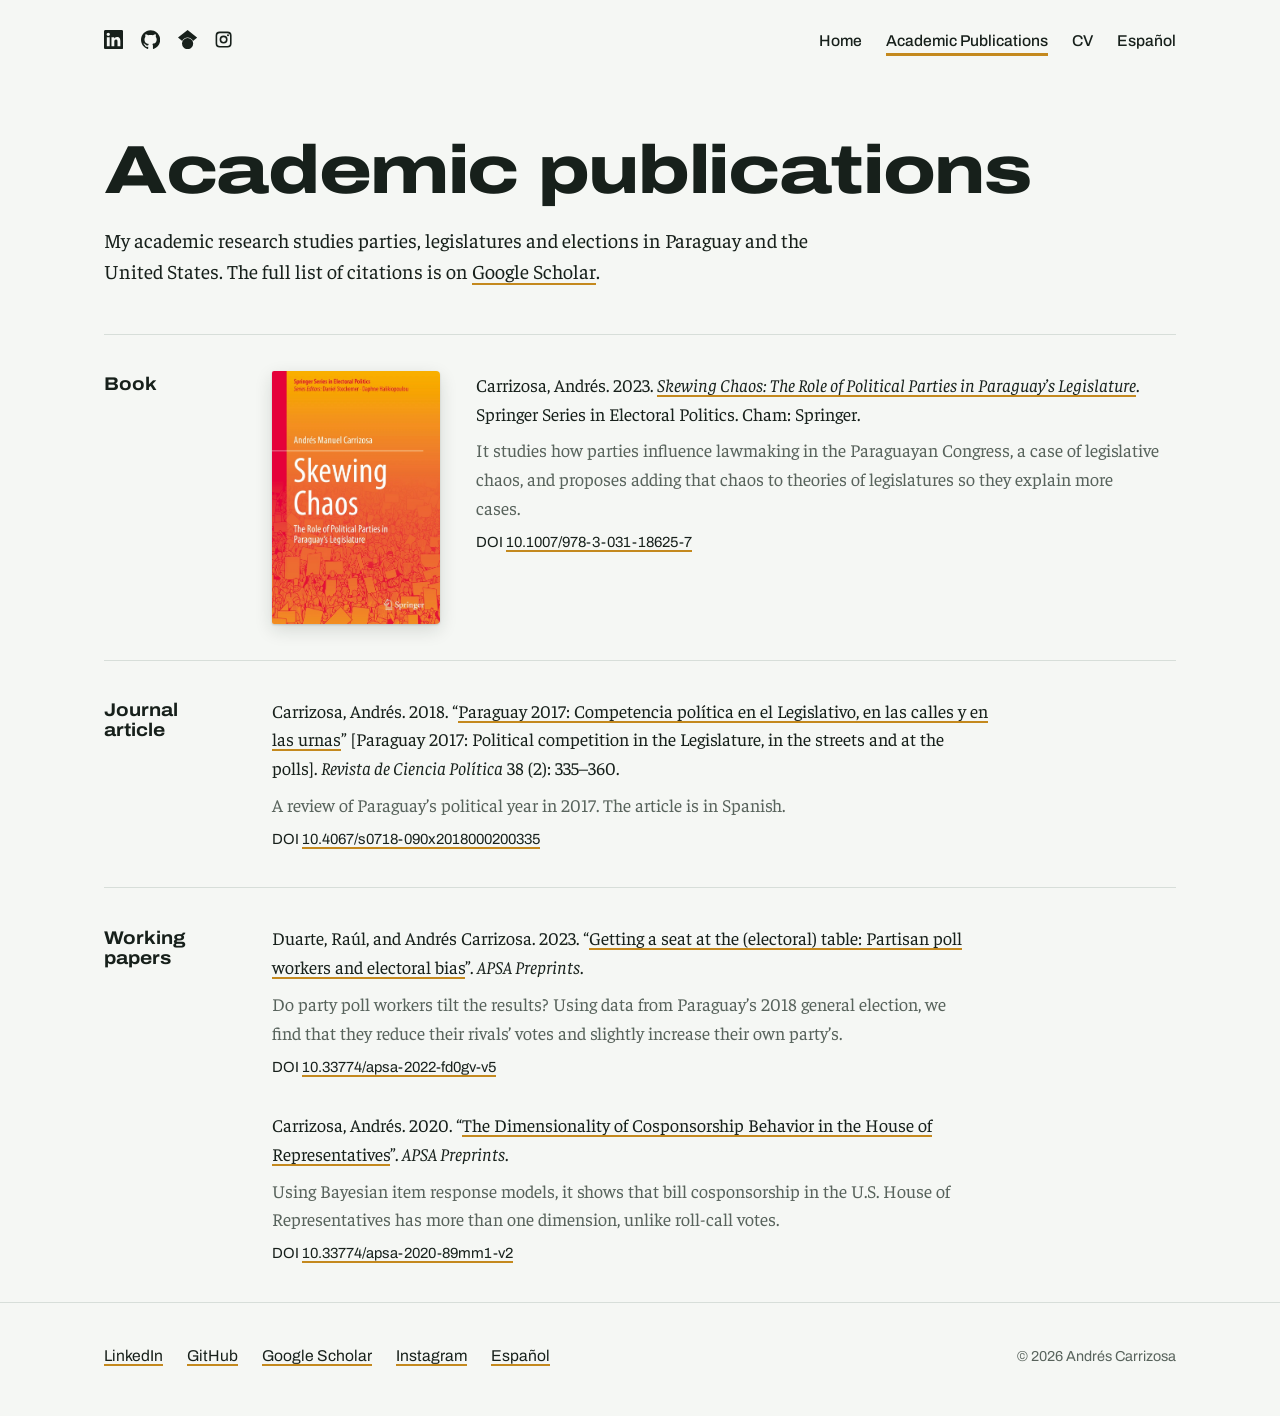
<file: publications.html>
<!DOCTYPE html>
<html lang="en">
<head>
  <meta charset="utf-8">
  <meta name="viewport" content="width=device-width, initial-scale=1">
  <title>Academic publications by Andrés Carrizosa</title>
  <meta name="description" content="Book, articles and working papers by Andrés Carrizosa on parties, legislatures and elections in Paraguay and the United States.">
  <link rel="canonical" href="https://www.andycarrizosa.com/publications.html">
  <link rel="alternate" hreflang="en" href="https://www.andycarrizosa.com/publications.html">
  <link rel="alternate" hreflang="es" href="https://www.andycarrizosa.com/publicaciones.html">
  <link rel="icon" href="assets/favicon.svg" type="image/svg+xml">
  <link rel="preload" href="assets/fonts/archivo-latin-wdth-normal.woff2" as="font" type="font/woff2" crossorigin>
  <link rel="preload" href="assets/fonts/faustina-latin-wght-normal.woff2" as="font" type="font/woff2" crossorigin>
  <link rel="stylesheet" href="assets/site.css">
  <meta property="og:type" content="website">
  <meta property="og:title" content="Academic publications by Andrés Carrizosa">
  <meta property="og:description" content="Book, articles and working papers on parties, legislatures and elections.">
  <meta property="og:url" content="https://www.andycarrizosa.com/publications.html">
  <meta property="og:image" content="https://www.andycarrizosa.com/assets/og-en.png">
  <meta property="og:locale" content="en_US">
  <meta name="twitter:card" content="summary_large_image">
</head>
<body>
  <a class="saltar" href="#content">Skip to content</a>

  <header class="envoltura cabecera">
    <nav class="redes" aria-label="Social media">
      <a href="https://www.linkedin.com/in/andycarrizosa/" aria-label="LinkedIn" title="LinkedIn">
        <svg viewBox="0 0 24 24" aria-hidden="true" focusable="false"><path d="M20.447 20.452h-3.554v-5.569c0-1.328-.027-3.037-1.852-3.037-1.853 0-2.136 1.445-2.136 2.939v5.667H9.351V9h3.414v1.561h.046c.477-.9 1.637-1.85 3.37-1.85 3.601 0 4.267 2.37 4.267 5.455v6.286zM5.337 7.433c-1.144 0-2.063-.926-2.063-2.065 0-1.138.92-2.063 2.063-2.063 1.14 0 2.064.925 2.064 2.063 0 1.139-.925 2.065-2.064 2.065zm1.782 13.019H3.555V9h3.564v11.452zM22.225 0H1.771C.792 0 0 .774 0 1.729v20.542C0 23.227.792 24 1.771 24h20.451C23.2 24 24 23.227 24 22.271V1.729C24 .774 23.2 0 22.222 0h.003z"/></svg>
      </a>
      <a href="https://github.com/acarrizosa" aria-label="GitHub" title="GitHub">
        <svg viewBox="0 0 24 24" aria-hidden="true" focusable="false"><path d="M12 .297c-6.63 0-12 5.373-12 12 0 5.303 3.438 9.8 8.205 11.385.6.113.82-.258.82-.577 0-.285-.01-1.04-.015-2.04-3.338.724-4.042-1.61-4.042-1.61C4.422 18.07 3.633 17.7 3.633 17.7c-1.087-.744.084-.729.084-.729 1.205.084 1.838 1.236 1.838 1.236 1.07 1.835 2.809 1.305 3.495.998.108-.776.417-1.305.76-1.605-2.665-.3-5.466-1.332-5.466-5.93 0-1.31.465-2.38 1.235-3.22-.135-.303-.54-1.523.105-3.176 0 0 1.005-.322 3.3 1.23.96-.267 1.98-.399 3-.405 1.02.006 2.04.138 3 .405 2.28-1.552 3.285-1.23 3.285-1.23.645 1.653.24 2.873.12 3.176.765.84 1.23 1.91 1.23 3.22 0 4.61-2.805 5.625-5.475 5.92.42.36.81 1.096.81 2.22 0 1.606-.015 2.896-.015 3.286 0 .315.21.69.825.57C20.565 22.092 24 17.592 24 12.297c0-6.627-5.373-12-12-12"/></svg>
      </a>
      <a href="https://scholar.google.com/citations?user=PXVpDvkAAAAJ&amp;hl=en" aria-label="Google Scholar" title="Google Scholar">
        <svg viewBox="0 0 24 24" aria-hidden="true" focusable="false"><path d="M5.242 13.769L0 9.5 12 0l12 9.5-5.242 4.269C17.548 11.249 14.978 9.5 12 9.5c-2.977 0-5.548 1.748-6.758 4.269zM12 10a7 7 0 1 0 0 14 7 7 0 0 0 0-14z"/></svg>
      </a>
      <a href="https://www.instagram.com/andycarrizosa/" aria-label="Instagram" title="Instagram">
        <svg viewBox="0 0 24 24" aria-hidden="true" focusable="false"><path fill-rule="evenodd" d="M7 2h10a5 5 0 0 1 5 5v10a5 5 0 0 1-5 5H7a5 5 0 0 1-5-5V7a5 5 0 0 1 5-5zM7.5 4h9A3.5 3.5 0 0 1 20 7.5v9a3.5 3.5 0 0 1-3.5 3.5h-9A3.5 3.5 0 0 1 4 16.5v-9A3.5 3.5 0 0 1 7.5 4zM12 7a5 5 0 1 0 0 10a5 5 0 1 0 0-10zM12 9a3 3 0 1 0 0 6a3 3 0 1 0 0-6zM17.5 5.25a1.25 1.25 0 1 0 0 2.5a1.25 1.25 0 1 0 0-2.5z"/></svg>
      </a>
    </nav>
    <nav class="nav" aria-label="Main">
      <a href="en/index.html">Home</a>
      <a href="publications.html" aria-current="page">Academic Publications</a>
      <a href="en/EN_Carrizosa_Resume.pdf" target="_blank" rel="noopener">CV</a>
      <a href="publicaciones.html" lang="es" hreflang="es">Español</a>
    </nav>
  </header>

  <main id="content">
    <div class="envoltura cabeza-pagina">
      <h1 class="titulo-pagina">Academic publications</h1>
      <p class="entrada">My academic research studies parties, legislatures and elections in Paraguay and the United States. The full list of citations is on <a href="https://scholar.google.com/citations?user=PXVpDvkAAAAJ&amp;hl=en">Google Scholar</a>.</p>
    </div>

    <div class="envoltura">
      <section class="grupo" aria-labelledby="t-libro">
        <h2 class="grupo-titulo texto" id="t-libro">Book</h2>
        <div class="libro">
          <a class="tapa" href="https://link.springer.com/book/10.1007/978-3-031-18625-7"><img src="assets/skewing-chaos-tapa.webp" width="827" height="1245" alt="Cover of the book Skewing Chaos"></a>
          <div class="pub">
            <p class="cita">Carrizosa, Andrés. 2023. <a href="https://link.springer.com/book/10.1007/978-3-031-18625-7"><cite>Skewing Chaos: The Role of Political Parties in Paraguay’s Legislature</cite></a>. Springer Series in Electoral Politics. Cham: Springer.</p>
            <p class="resumen">It studies how parties influence lawmaking in the Paraguayan Congress, a case of legislative chaos, and proposes adding that chaos to theories of legislatures so they explain more cases.</p>
            <p class="doi">DOI <a href="https://doi.org/10.1007/978-3-031-18625-7">10.1007/978-3-031-18625-7</a></p>
          </div>
        </div>
      </section>

      <section class="grupo" aria-labelledby="t-articulo">
        <h2 class="grupo-titulo texto" id="t-articulo">Journal article</h2>
        <div>
          <div class="pub">
            <p class="cita">Carrizosa, Andrés. 2018. “<a href="https://doi.org/10.4067/s0718-090x2018000200335" lang="es" hreflang="es">Paraguay 2017: Competencia política en el Legislativo, en las calles y en las urnas</a>” [Paraguay 2017: Political competition in the Legislature, in the streets and at the polls]. <cite>Revista de Ciencia Política</cite> 38 (2): 335–360.</p>
            <p class="resumen">A review of Paraguay’s political year in 2017. The article is in Spanish.</p>
            <p class="doi">DOI <a href="https://doi.org/10.4067/s0718-090x2018000200335">10.4067/s0718-090x2018000200335</a></p>
          </div>
        </div>
      </section>

      <section class="grupo" aria-labelledby="t-documentos">
        <h2 class="grupo-titulo texto" id="t-documentos">Working papers</h2>
        <div>
          <div class="pub">
            <p class="cita">Duarte, Raúl, and Andrés Carrizosa. 2023. “<a href="https://preprints.apsanet.org/engage/apsa/article-details/651447820065940912fca945">Getting a seat at the (electoral) table: Partisan poll workers and electoral bias</a>”. <cite>APSA Preprints</cite>.</p>
            <p class="resumen">Do party poll workers tilt the results? Using data from Paraguay’s 2018 general election, we find that they reduce their rivals’ votes and slightly increase their own party’s.</p>
            <p class="doi">DOI <a href="https://doi.org/10.33774/apsa-2022-fd0gv-v5">10.33774/apsa-2022-fd0gv-v5</a></p>
          </div>
          <div class="pub">
            <p class="cita">Carrizosa, Andrés. 2020. “<a href="https://preprints.apsanet.org/engage/apsa/article-details/5f6130408efcf70019ff6bed">The Dimensionality of Cosponsorship Behavior in the House of Representatives</a>”. <cite>APSA Preprints</cite>.</p>
            <p class="resumen">Using Bayesian item response models, it shows that bill cosponsorship in the U.S. House of Representatives has more than one dimension, unlike roll-call votes.</p>
            <p class="doi">DOI <a href="https://doi.org/10.33774/apsa-2020-89mm1-v2">10.33774/apsa-2020-89mm1-v2</a></p>
          </div>
        </div>
      </section>
    </div>
  </main>

  <footer class="pie">
    <div class="envoltura pie-grid">
      <ul class="contacto" aria-label="Profiles">
        <li><a href="https://www.linkedin.com/in/andycarrizosa/">LinkedIn</a></li>
        <li><a href="https://github.com/acarrizosa">GitHub</a></li>
        <li><a href="https://scholar.google.com/citations?user=PXVpDvkAAAAJ&amp;hl=en">Google Scholar</a></li>
        <li><a href="https://www.instagram.com/andycarrizosa/">Instagram</a></li>
        <li><a href="publicaciones.html" lang="es" hreflang="es">Español</a></li>
      </ul>
      <p class="derechos">© 2026 Andrés Carrizosa</p>
    </div>
  </footer>
</body>
</html>
</file>
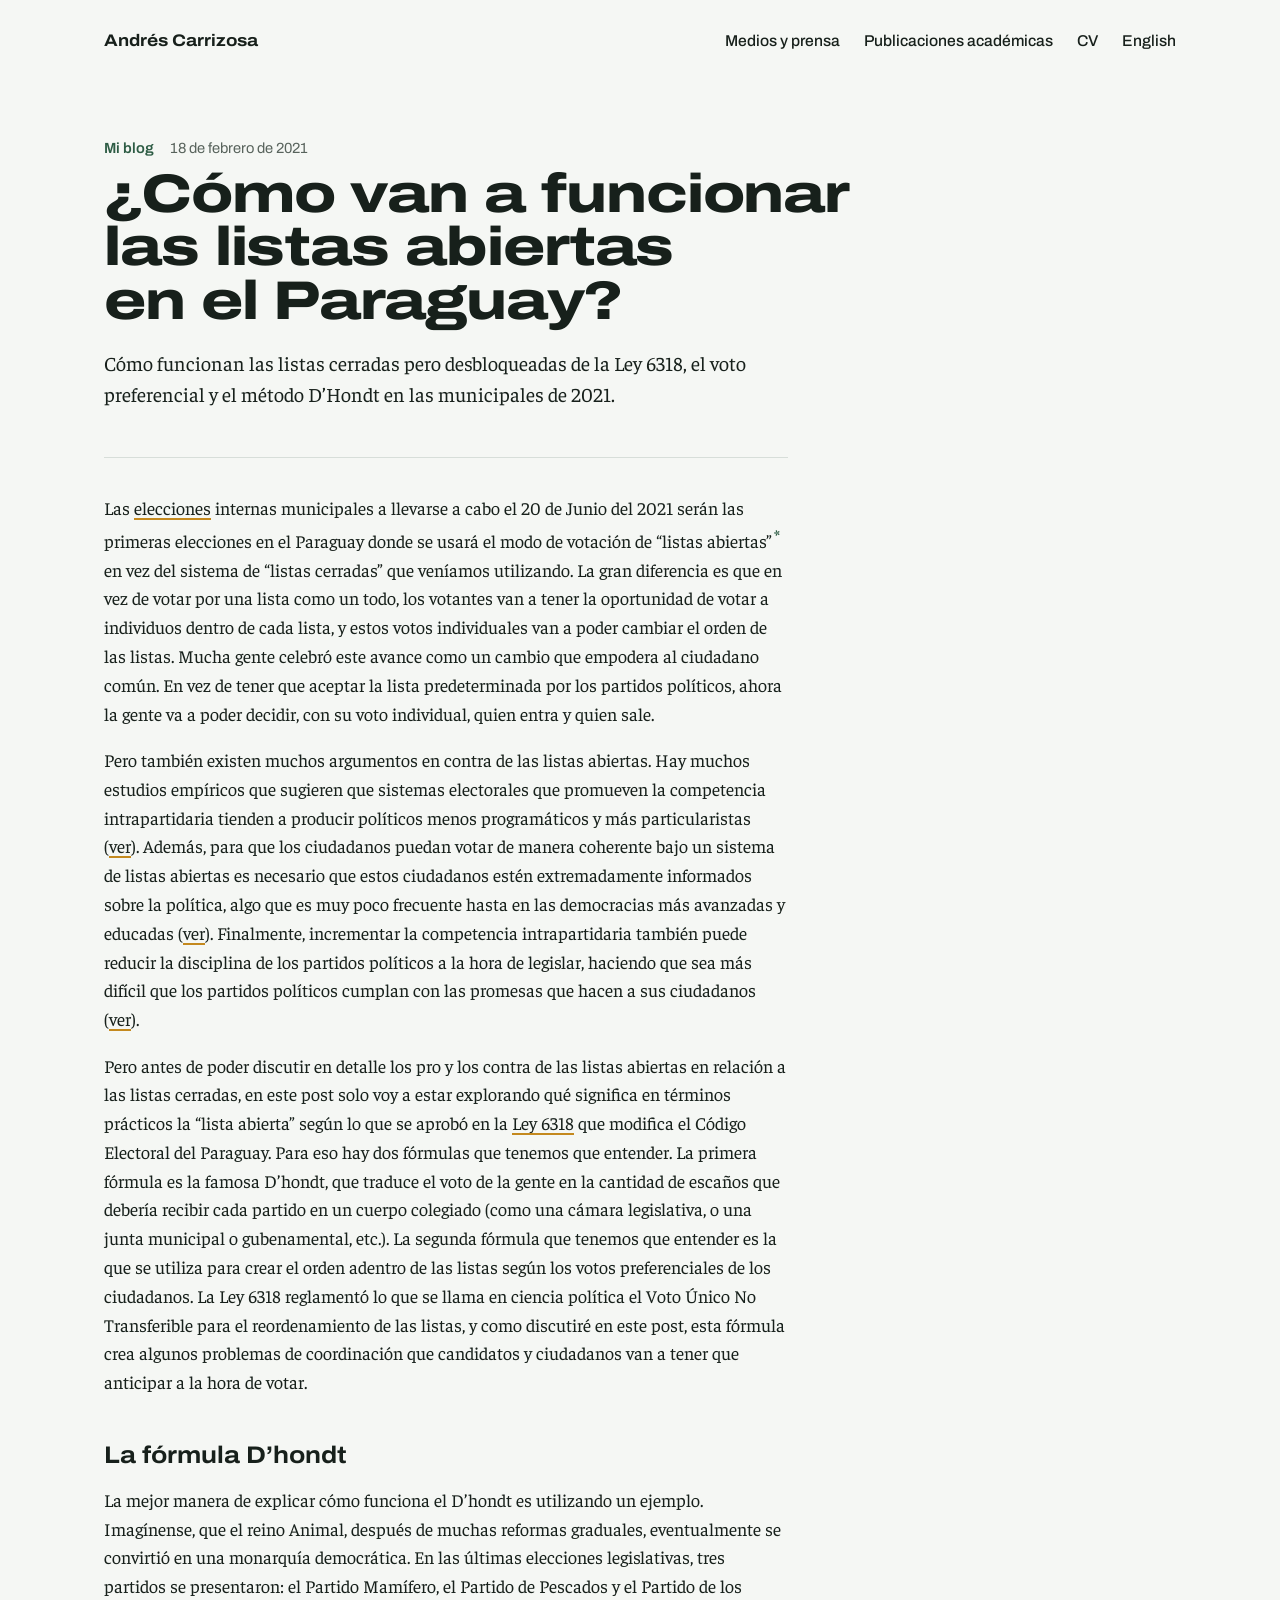
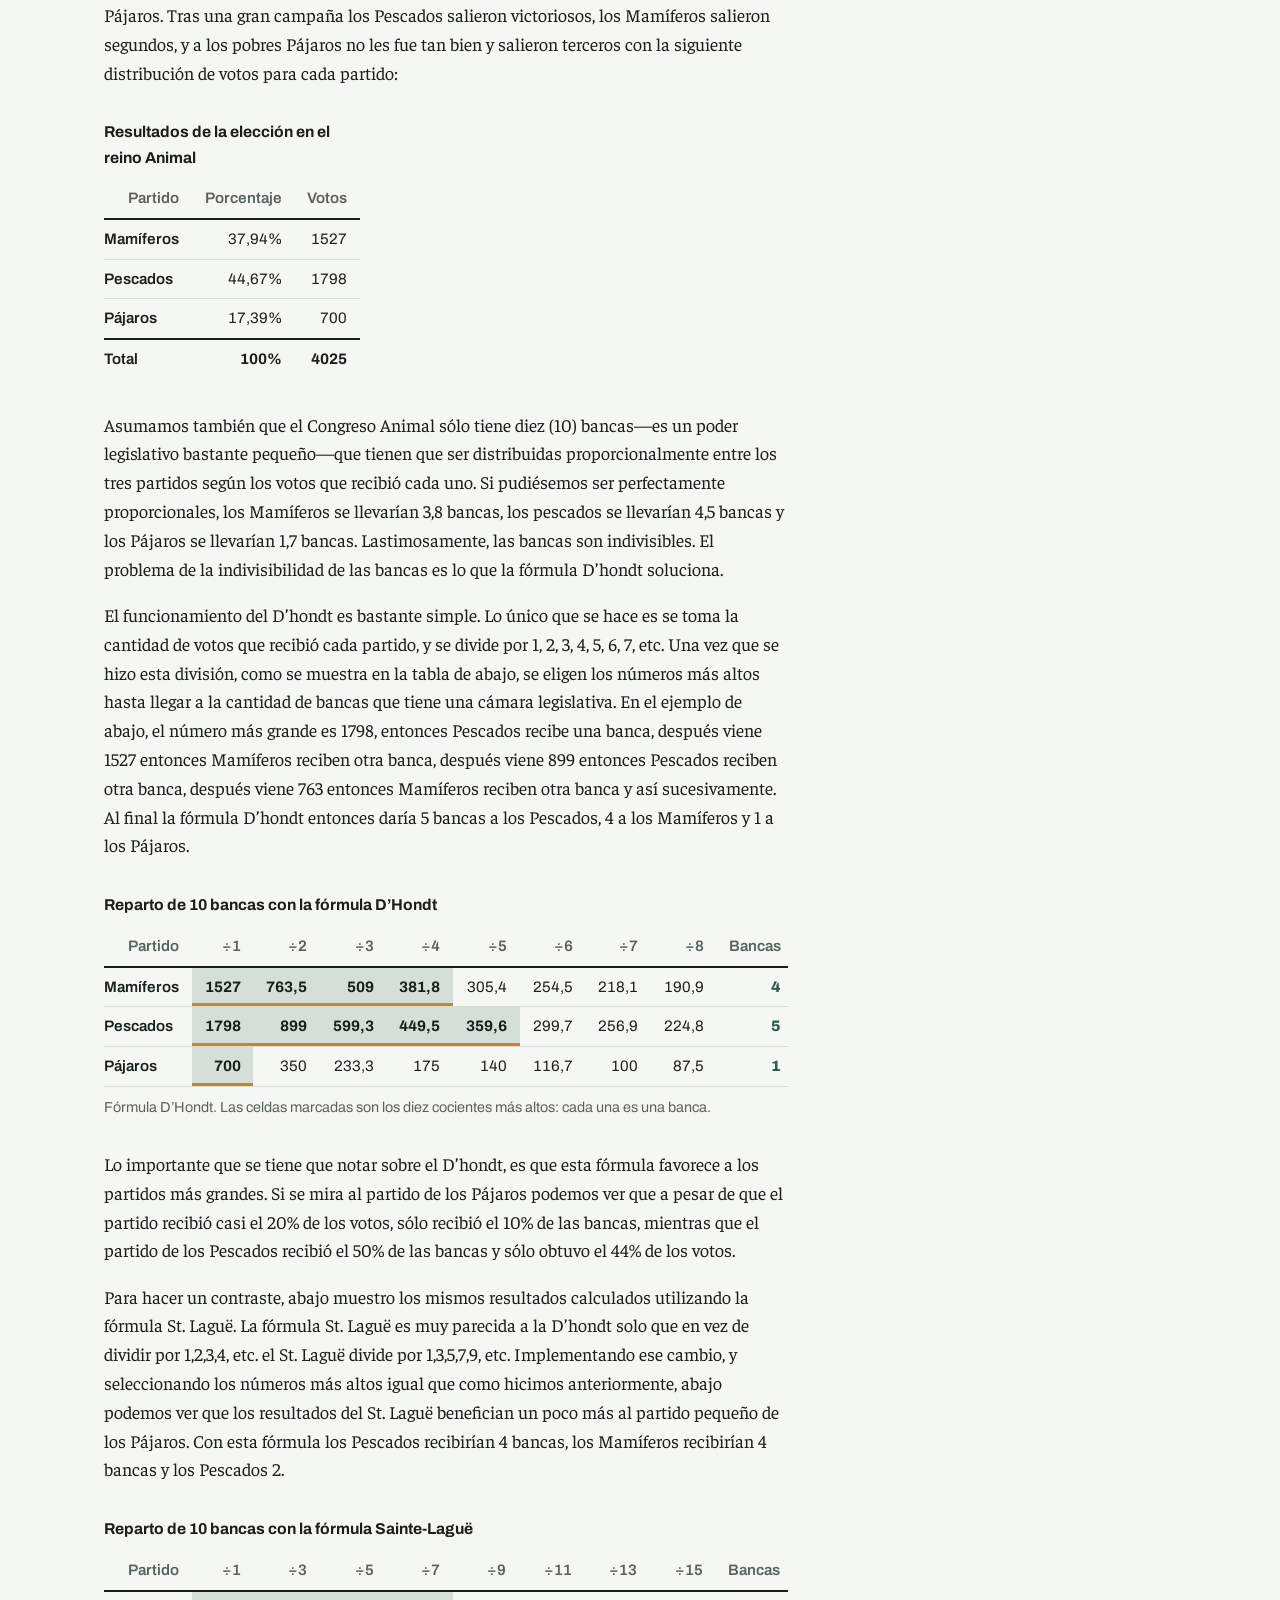
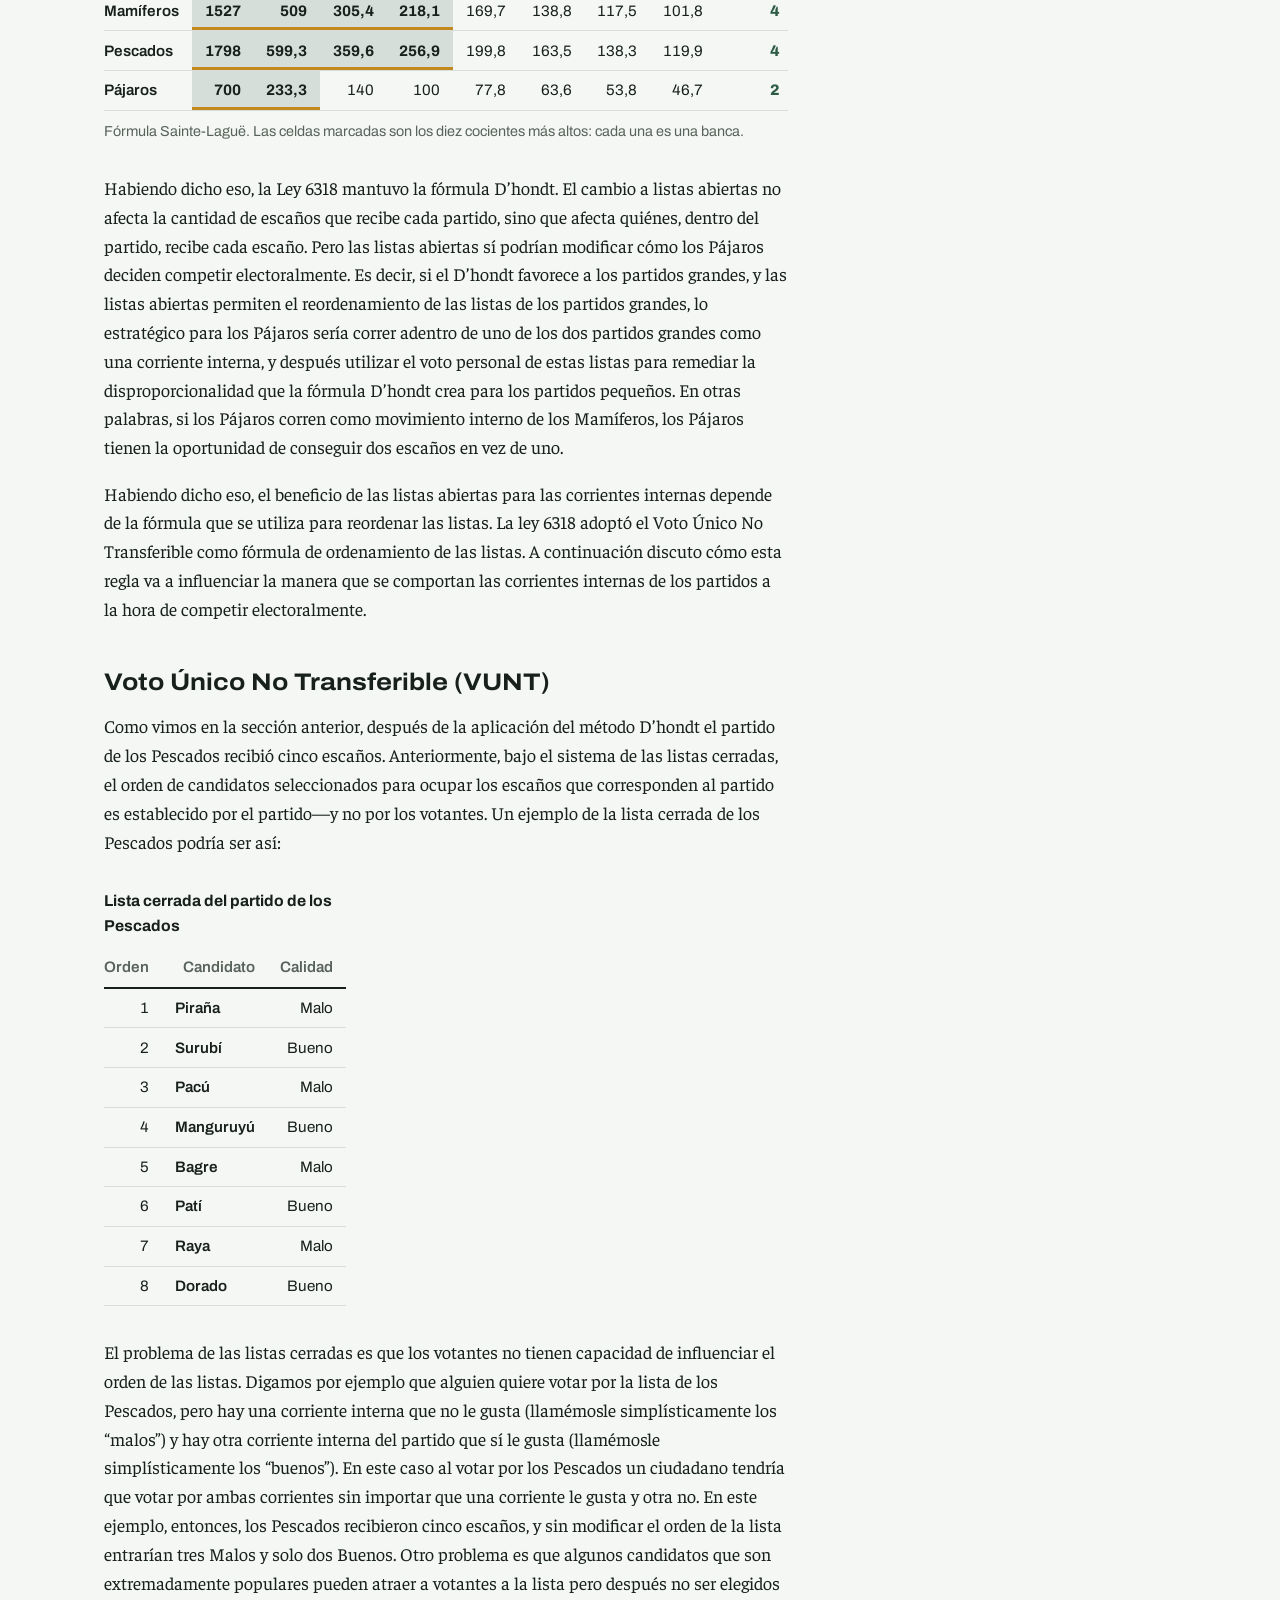
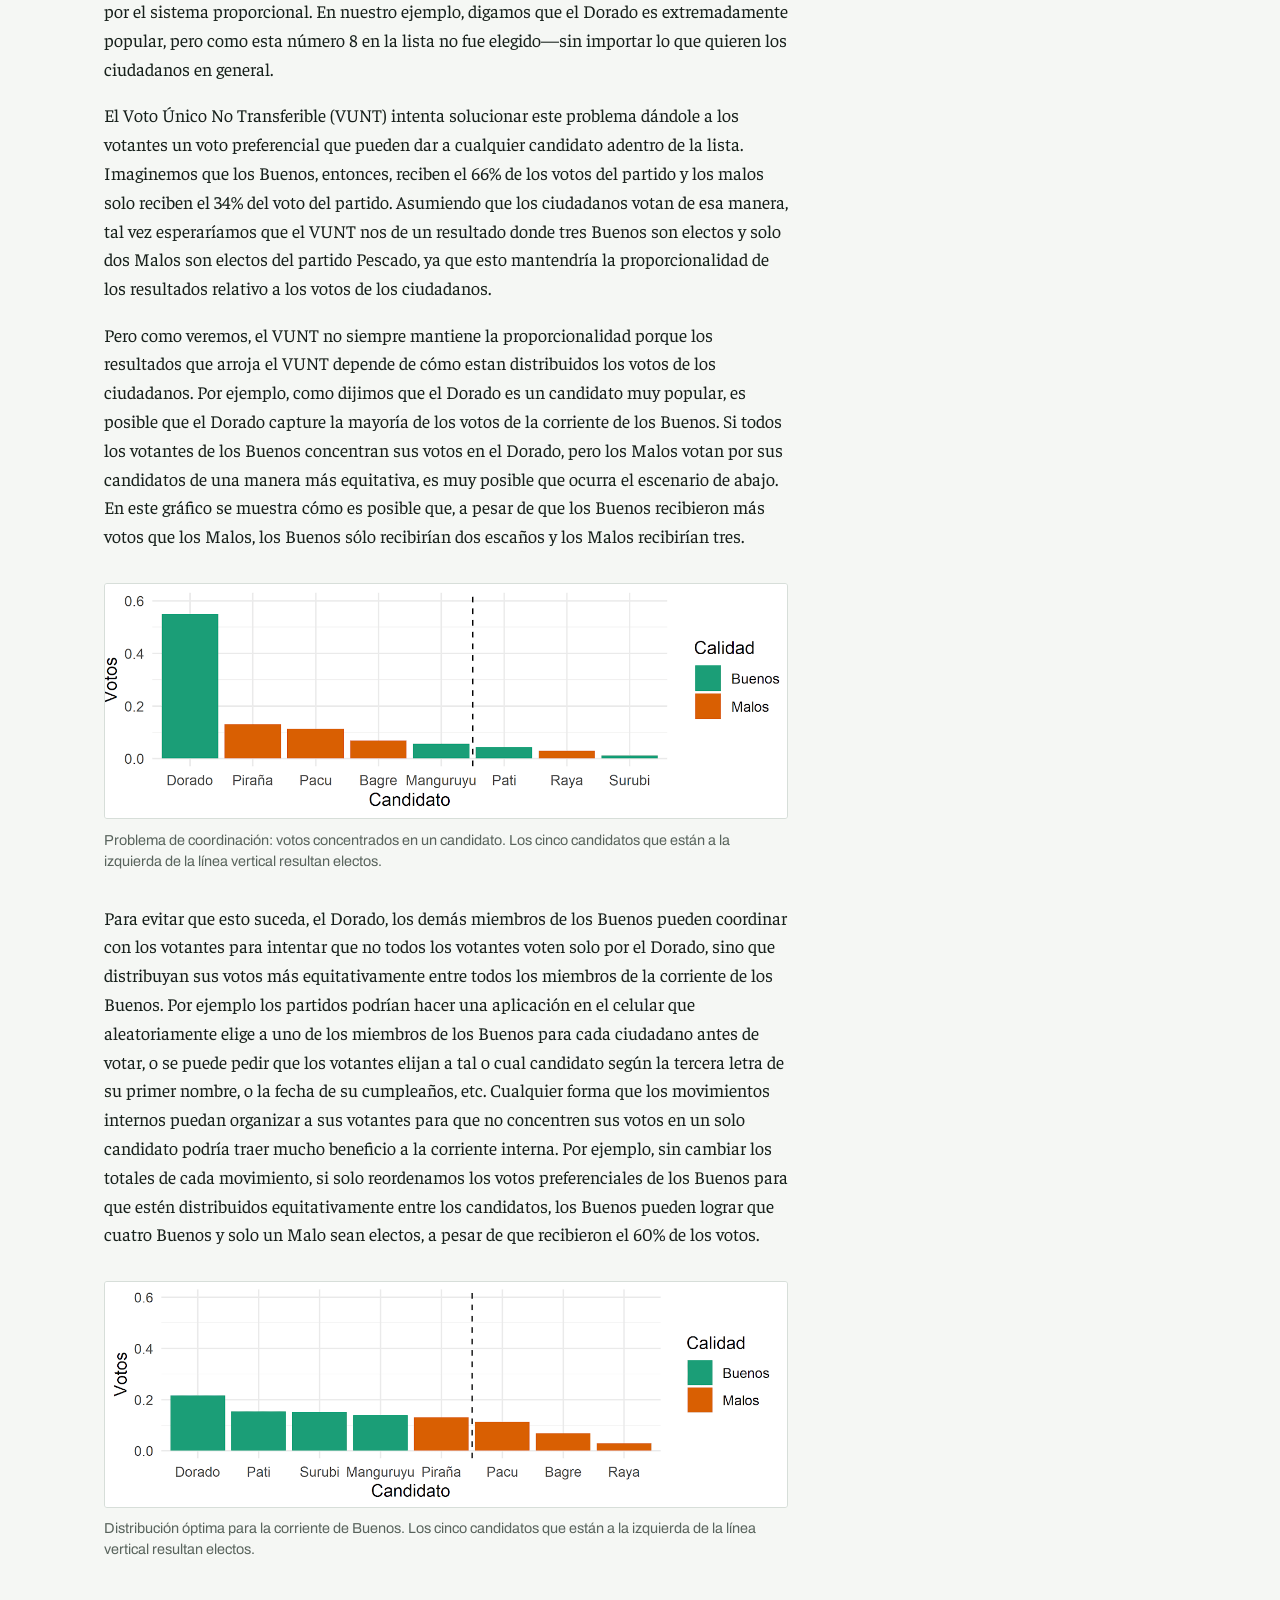
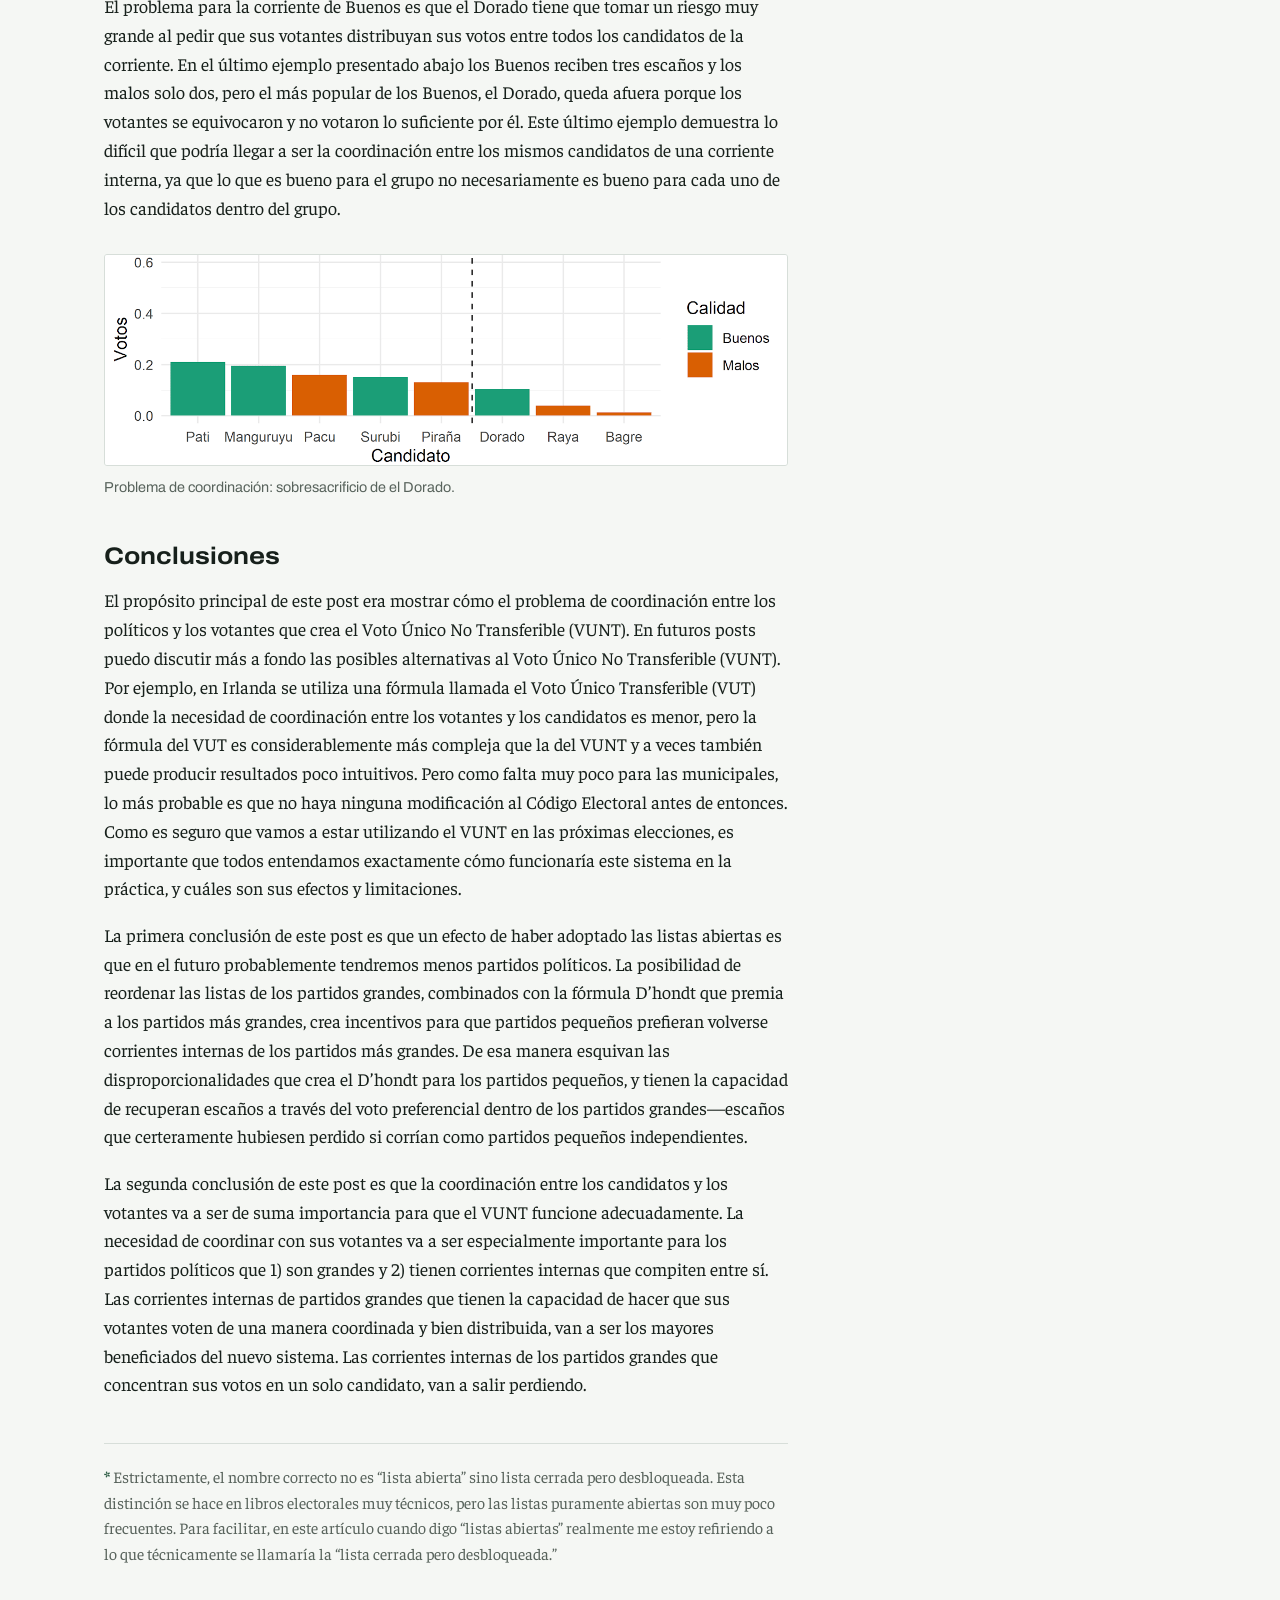
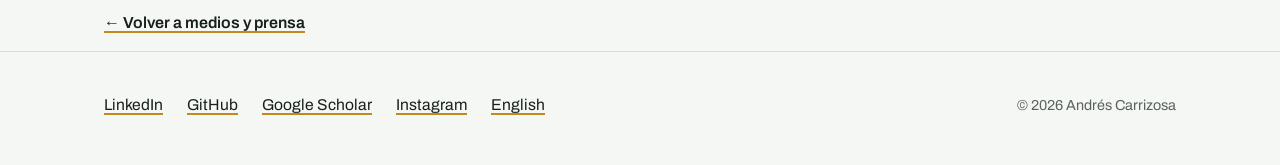
<file: articulos/2021-02-18-listas-abiertas.html>
<!DOCTYPE html>
<html lang="es" data-theme="light">
<head>
  <meta charset="utf-8">
  <meta name="viewport" content="width=device-width, initial-scale=1">
  <title>¿Cómo van a funcionar las listas abiertas en el Paraguay? · Andrés Carrizosa</title>
  <meta name="description" content="Cómo funcionan las listas cerradas pero desbloqueadas de la Ley 6318, el voto preferencial y el método D’Hondt en las municipales de 2021.">
  <link rel="canonical" href="https://www.andycarrizosa.com/articulos/2021-02-18-listas-abiertas.html">
  <link rel="icon" href="../assets/favicon.svg" type="image/svg+xml">
  <link rel="preload" href="../assets/fonts/archivo-latin-wdth-normal.woff2" as="font" type="font/woff2" crossorigin>
  <link rel="preload" href="../assets/fonts/faustina-latin-wght-normal.woff2" as="font" type="font/woff2" crossorigin>
  <link rel="stylesheet" href="../assets/site.css">
  <meta property="og:type" content="article">
  <meta property="og:title" content="¿Cómo van a funcionar las listas abiertas en el Paraguay?">
  <meta property="og:description" content="Cómo funcionan las listas cerradas pero desbloqueadas de la Ley 6318, el voto preferencial y el método D’Hondt en las municipales de 2021.">
  <meta property="og:url" content="https://www.andycarrizosa.com/articulos/2021-02-18-listas-abiertas.html">
  <meta property="og:image" content="https://www.andycarrizosa.com/assets/og.png">
  <meta property="og:locale" content="es_PY">
  <meta property="article:published_time" content="2021-02-18">
  <meta name="twitter:card" content="summary_large_image">
</head>
<body>
  <a class="saltar" href="#contenido">Saltar al contenido</a>

  <header class="envoltura cabecera">
    <a class="marca" href="../index.html">Andrés Carrizosa</a>
    <nav class="nav" aria-label="Principal">
      <a href="../blog.html">Medios y prensa</a>
      <a href="../publicaciones.html">Publicaciones académicas</a>
      <a href="../cv/Andres_Carrizosa_CV.pdf" target="_blank" rel="noopener">CV</a>
      <a href="../en/index.html" lang="en" hreflang="en">English</a>
    </nav>
  </header>

  <main id="contenido">
    <article>
      <header class="envoltura cabeza-pagina">
        <p class="medio"><a href="../blog.html">Mi blog</a><time datetime="2021-02-18">18 de febrero de 2021</time></p>
        <h1 class="titulo-pagina titulo-articulo">¿Cómo van a funcionar las listas abiertas en el Paraguay?</h1>
        <p class="entrada">Cómo funcionan las listas cerradas pero desbloqueadas de la Ley 6318, el voto preferencial y el método D’Hondt en las municipales de 2021.</p>
      </header>

      <div class="envoltura">
        <div class="articulo">
      <p>Las <a href="https://tsje.gov.py/noticias/leer/8900-tribunal-superior-de-justicia-electoral-convoco-oficialmente-a-elecciones-municipales-para-el-2021.html">elecciones</a> internas municipales a llevarse a cabo el 20 de Junio del 2021 serán las primeras elecciones en el Paraguay donde se usará el modo de votación de “listas abiertas”<sup><a href="#nota-1" id="ref-1" aria-label="Nota 1">*</a></sup> en vez del sistema de “listas cerradas” que veníamos utilizando. La gran diferencia es que en vez de votar por una lista como un todo, los votantes van a tener la oportunidad de votar a individuos dentro de cada lista, y estos votos individuales van a poder cambiar el orden de las listas. Mucha gente celebró este avance como un cambio que empodera al ciudadano común. En vez de tener que aceptar la lista predeterminada por los partidos políticos, ahora la gente va a poder decidir, con su voto individual, quien entra y quien sale.</p>
      <p>Pero también existen muchos argumentos en contra de las listas abiertas. Hay muchos estudios empíricos que sugieren que sistemas electorales que promueven la competencia intrapartidaria tienden a producir políticos menos programáticos y más particularistas (<a href="https://www.journals.uchicago.edu/doi/abs/10.1086/683073">ver</a>). Además, para que los ciudadanos puedan votar de manera coherente bajo un sistema de listas abiertas es necesario que estos ciudadanos estén extremadamente informados sobre la política, algo que es muy poco frecuente hasta en las democracias más avanzadas y educadas (<a href="https://www.amazon.com/dp/0190659939">ver</a>). Finalmente, incrementar la competencia intrapartidaria también puede reducir la disciplina de los partidos políticos a la hora de legislar, haciendo que sea más difícil que los partidos políticos cumplan con las promesas que hacen a sus ciudadanos (<a href="https://www.jstor.org/stable/i333592">ver</a>).</p>
      <p>Pero antes de poder discutir en detalle los pro y los contra de las listas abiertas en relación a las listas cerradas, en este post solo voy a estar explorando qué significa en términos prácticos la “lista abierta” según lo que se aprobó en la <a href="http://silpy.congreso.gov.py/expediente/113167">Ley 6318</a> que modifica el Código Electoral del Paraguay. Para eso hay dos fórmulas que tenemos que entender. La primera fórmula es la famosa D’hondt, que traduce el voto de la gente en la cantidad de escaños que debería recibir cada partido en un cuerpo colegiado (como una cámara legislativa, o una junta municipal o gubenamental, etc.). La segunda fórmula que tenemos que entender es la que se utiliza para crear el orden adentro de las listas según los votos preferenciales de los ciudadanos. La Ley 6318 reglamentó lo que se llama en ciencia política el Voto Único No Transferible para el reordenamiento de las listas, y como discutiré en este post, esta fórmula crea algunos problemas de coordinación que candidatos y ciudadanos van a tener que anticipar a la hora de votar.</p>

      <h2>La fórmula D’hondt</h2>
      <p>La mejor manera de explicar cómo funciona el D’hondt es utilizando un ejemplo. Imagínense, que el reino Animal, después de muchas reformas graduales, eventualmente se convirtió en una monarquía democrática. En las últimas elecciones legislativas, tres partidos se presentaron: el Partido Mamífero, el Partido de Pescados y el Partido de los Pájaros. Tras una gran campaña los Pescados salieron victoriosos, los Mamíferos salieron segundos, y a los pobres Pájaros no les fue tan bien y salieron terceros con la siguiente distribución de votos para cada partido:</p>
      <figure class="cuadro">
        <table>
          <caption>Resultados de la elección en el reino Animal</caption>
          <thead><tr><th scope="col">Partido</th><th scope="col">Porcentaje</th><th scope="col">Votos</th></tr></thead>
          <tbody>
            <tr><th scope="row">Mamíferos</th><td>37,94%</td><td>1527</td></tr>
            <tr><th scope="row">Pescados</th><td>44,67%</td><td>1798</td></tr>
            <tr><th scope="row">Pájaros</th><td>17,39%</td><td>700</td></tr>
          </tbody>
          <tfoot><tr><th scope="row">Total</th><td>100%</td><td>4025</td></tr></tfoot>
        </table>
      </figure>
      <p>Asumamos también que el Congreso Animal sólo tiene diez (10) bancas—es un poder legislativo bastante pequeño—que tienen que ser distribuidas proporcionalmente entre los tres partidos según los votos que recibió cada uno. Si pudiésemos ser perfectamente proporcionales, los Mamíferos se llevarían 3,8 bancas, los pescados se llevarían 4,5 bancas y los Pájaros se llevarían 1,7 bancas. Lastimosamente, las bancas son indivisibles. El problema de la indivisibilidad de las bancas es lo que la fórmula D’hondt soluciona.</p>
      <p>El funcionamiento del D’hondt es bastante simple. Lo único que se hace es se toma la cantidad de votos que recibió cada partido, y se divide por 1, 2, 3, 4, 5, 6, 7, etc. Una vez que se hizo esta división, como se muestra en la tabla de abajo, se eligen los números más altos hasta llegar a la cantidad de bancas que tiene una cámara legislativa. En el ejemplo de abajo, el número más grande es 1798, entonces Pescados recibe una banca, después viene 1527 entonces Mamíferos reciben otra banca, después viene 899 entonces Pescados reciben otra banca, después viene 763 entonces Mamíferos reciben otra banca y así sucesivamente. Al final la fórmula D’hondt entonces daría 5 bancas a los Pescados, 4 a los Mamíferos y 1 a los Pájaros.</p>
      <figure class="cuadro">
        <div class="cuadro-scroll">
        <table>
          <caption>Reparto de 10 bancas con la fórmula D’Hondt</caption>
          <thead><tr><th scope="col">Partido</th><th scope="col">÷1</th><th scope="col">÷2</th><th scope="col">÷3</th><th scope="col">÷4</th><th scope="col">÷5</th><th scope="col">÷6</th><th scope="col">÷7</th><th scope="col">÷8</th><th scope="col">Bancas</th></tr></thead>
          <tbody>
            <tr><th scope="row">Mamíferos</th><td class="electo">1527</td><td class="electo">763,5</td><td class="electo">509</td><td class="electo">381,8</td><td>305,4</td><td>254,5</td><td>218,1</td><td>190,9</td><td class="total">4</td></tr>
            <tr><th scope="row">Pescados</th><td class="electo">1798</td><td class="electo">899</td><td class="electo">599,3</td><td class="electo">449,5</td><td class="electo">359,6</td><td>299,7</td><td>256,9</td><td>224,8</td><td class="total">5</td></tr>
            <tr><th scope="row">Pájaros</th><td class="electo">700</td><td>350</td><td>233,3</td><td>175</td><td>140</td><td>116,7</td><td>100</td><td>87,5</td><td class="total">1</td></tr>
          </tbody>
        </table>
        </div>
        <figcaption>Fórmula D’Hondt. Las celdas marcadas son los diez cocientes más altos: cada una es una banca.</figcaption>
      </figure>
      <p>Lo importante que se tiene que notar sobre el D’hondt, es que esta fórmula favorece a los partidos más grandes. Si se mira al partido de los Pájaros podemos ver que a pesar de que el partido recibió casi el 20% de los votos, sólo recibió el 10% de las bancas, mientras que el partido de los Pescados recibió el 50% de las bancas y sólo obtuvo el 44% de los votos.</p>
      <p>Para hacer un contraste, abajo muestro los mismos resultados calculados utilizando la fórmula St. Laguë. La fórmula St. Laguë es muy parecida a la D’hondt solo que en vez de dividir por 1,2,3,4, etc. el St. Laguë divide por 1,3,5,7,9, etc. Implementando ese cambio, y seleccionando los números más altos igual que como hicimos anteriormente, abajo podemos ver que los resultados del St. Laguë benefician un poco más al partido pequeño de los Pájaros. Con esta fórmula los Pescados recibirían 4 bancas, los Mamíferos recibirían 4 bancas y los Pescados 2.</p>
      <figure class="cuadro">
        <div class="cuadro-scroll">
        <table>
          <caption>Reparto de 10 bancas con la fórmula Sainte-Laguë</caption>
          <thead><tr><th scope="col">Partido</th><th scope="col">÷1</th><th scope="col">÷3</th><th scope="col">÷5</th><th scope="col">÷7</th><th scope="col">÷9</th><th scope="col">÷11</th><th scope="col">÷13</th><th scope="col">÷15</th><th scope="col">Bancas</th></tr></thead>
          <tbody>
            <tr><th scope="row">Mamíferos</th><td class="electo">1527</td><td class="electo">509</td><td class="electo">305,4</td><td class="electo">218,1</td><td>169,7</td><td>138,8</td><td>117,5</td><td>101,8</td><td class="total">4</td></tr>
            <tr><th scope="row">Pescados</th><td class="electo">1798</td><td class="electo">599,3</td><td class="electo">359,6</td><td class="electo">256,9</td><td>199,8</td><td>163,5</td><td>138,3</td><td>119,9</td><td class="total">4</td></tr>
            <tr><th scope="row">Pájaros</th><td class="electo">700</td><td class="electo">233,3</td><td>140</td><td>100</td><td>77,8</td><td>63,6</td><td>53,8</td><td>46,7</td><td class="total">2</td></tr>
          </tbody>
        </table>
        </div>
        <figcaption>Fórmula Sainte-Laguë. Las celdas marcadas son los diez cocientes más altos: cada una es una banca.</figcaption>
      </figure>
      <p>Habiendo dicho eso, la Ley 6318 mantuvo la fórmula D’hondt. El cambio a listas abiertas no afecta la cantidad de escaños que recibe cada partido, sino que afecta quiénes, dentro del partido, recibe cada escaño. Pero las listas abiertas sí podrían modificar cómo los Pájaros deciden competir electoralmente. Es decir, si el D’hondt favorece a los partidos grandes, y las listas abiertas permiten el reordenamiento de las listas de los partidos grandes, lo estratégico para los Pájaros sería correr adentro de uno de los dos partidos grandes como una corriente interna, y después utilizar el voto personal de estas listas para remediar la disproporcionalidad que la fórmula D’hondt crea para los partidos pequeños. En otras palabras, si los Pájaros corren como movimiento interno de los Mamíferos, los Pájaros tienen la oportunidad de conseguir dos escaños en vez de uno.</p>
      <p>Habiendo dicho eso, el beneficio de las listas abiertas para las corrientes internas depende de la fórmula que se utiliza para reordenar las listas. La ley 6318 adoptó el Voto Único No Transferible como fórmula de ordenamiento de las listas. A continuación discuto cómo esta regla va a influenciar la manera que se comportan las corrientes internas de los partidos a la hora de competir electoralmente.</p>

      <h2>Voto Único No Transferible (VUNT)</h2>
      <p>Como vimos en la sección anterior, después de la aplicación del método D’hondt el partido de los Pescados recibió cinco escaños. Anteriormente, bajo el sistema de las listas cerradas, el orden de candidatos seleccionados para ocupar los escaños que corresponden al partido es establecido por el partido—y no por los votantes. Un ejemplo de la lista cerrada de los Pescados podría ser así:</p>
      <figure class="cuadro">
        <table>
          <caption>Lista cerrada del partido de los Pescados</caption>
          <thead><tr><th scope="col">Orden</th><th scope="col">Candidato</th><th scope="col">Calidad</th></tr></thead>
          <tbody>
            <tr><td>1</td><th scope="row">Piraña</th><td>Malo</td></tr>
            <tr><td>2</td><th scope="row">Surubí</th><td>Bueno</td></tr>
            <tr><td>3</td><th scope="row">Pacú</th><td>Malo</td></tr>
            <tr><td>4</td><th scope="row">Manguruyú</th><td>Bueno</td></tr>
            <tr><td>5</td><th scope="row">Bagre</th><td>Malo</td></tr>
            <tr><td>6</td><th scope="row">Patí</th><td>Bueno</td></tr>
            <tr><td>7</td><th scope="row">Raya</th><td>Malo</td></tr>
            <tr><td>8</td><th scope="row">Dorado</th><td>Bueno</td></tr>
          </tbody>
        </table>
      </figure>
      <p>El problema de las listas cerradas es que los votantes no tienen capacidad de influenciar el orden de las listas. Digamos por ejemplo que alguien quiere votar por la lista de los Pescados, pero hay una corriente interna que no le gusta (llamémosle simplísticamente los “malos”) y hay otra corriente interna del partido que sí le gusta (llamémosle simplísticamente los “buenos”). En este caso al votar por los Pescados un ciudadano tendría que votar por ambas corrientes sin importar que una corriente le gusta y otra no. En este ejemplo, entonces, los Pescados recibieron cinco escaños, y sin modificar el orden de la lista entrarían tres Malos y solo dos Buenos. Otro problema es que algunos candidatos que son extremadamente populares pueden atraer a votantes a la lista pero después no ser elegidos por el sistema proporcional. En nuestro ejemplo, digamos que el Dorado es extremadamente popular, pero como esta número 8 en la lista no fue elegido—sin importar lo que quieren los ciudadanos en general.</p>
      <p>El Voto Único No Transferible (VUNT) intenta solucionar este problema dándole a los votantes un voto preferencial que pueden dar a cualquier candidato adentro de la lista. Imaginemos que los Buenos, entonces, reciben el 66% de los votos del partido y los malos solo reciben el 34% del voto del partido. Asumiendo que los ciudadanos votan de esa manera, tal vez esperaríamos que el VUNT nos de un resultado donde tres Buenos son electos y solo dos Malos son electos del partido Pescado, ya que esto mantendría la proporcionalidad de los resultados relativo a los votos de los ciudadanos.</p>
      <p>Pero como veremos, el VUNT no siempre mantiene la proporcionalidad porque los resultados que arroja el VUNT depende de cómo estan distribuidos los votos de los ciudadanos. Por ejemplo, como dijimos que el Dorado es un candidato muy popular, es posible que el Dorado capture la mayoría de los votos de la corriente de los Buenos. Si todos los votantes de los Buenos concentran sus votos en el Dorado, pero los Malos votan por sus candidatos de una manera más equitativa, es muy posible que ocurra el escenario de abajo. En este gráfico se muestra cómo es posible que, a pesar de que los Buenos recibieron más votos que los Malos, los Buenos sólo recibirían dos escaños y los Malos recibirían tres.</p>
      <figure class="grafico">
        <img src="img/listas-abiertas-votos-concentrados.png" width="1280" height="440" loading="lazy" alt="Gráfico de barras con los votos de cada candidato de los Pescados. El Dorado (Bueno) concentra cerca del 55% de los votos; le siguen Piraña, Pacú y Bagre (Malos) y Manguruyú (Bueno). Quedan afuera Patí, Raya y Surubí. Resultan electos dos Buenos y tres Malos.">
        <figcaption>Problema de coordinación: votos concentrados en un candidato. Los cinco candidatos que están a la izquierda de la línea vertical resultan electos.</figcaption>
      </figure>
      <p>Para evitar que esto suceda, el Dorado, los demás miembros de los Buenos pueden coordinar con los votantes para intentar que no todos los votantes voten solo por el Dorado, sino que distribuyan sus votos más equitativamente entre todos los miembros de la corriente de los Buenos. Por ejemplo los partidos podrían hacer una aplicación en el celular que aleatoriamente elige a uno de los miembros de los Buenos para cada ciudadano antes de votar, o se puede pedir que los votantes elijan a tal o cual candidato según la tercera letra de su primer nombre, o la fecha de su cumpleaños, etc. Cualquier forma que los movimientos internos puedan organizar a sus votantes para que no concentren sus votos en un solo candidato podría traer mucho beneficio a la corriente interna. Por ejemplo, sin cambiar los totales de cada movimiento, si solo reordenamos los votos preferenciales de los Buenos para que estén distribuidos equitativamente entre los candidatos, los Buenos pueden lograr que cuatro Buenos y solo un Malo sean electos, a pesar de que recibieron el 60% de los votos.</p>
      <figure class="grafico">
        <img src="img/listas-abiertas-distribucion-optima.png" width="1280" height="422" loading="lazy" alt="Gráfico de barras con los votos de los Buenos repartidos en partes iguales entre sus cuatro candidatos. Resultan electos cuatro Buenos y un Malo.">
        <figcaption>Distribución óptima para la corriente de Buenos. Los cinco candidatos que están a la izquierda de la línea vertical resultan electos.</figcaption>
      </figure>
      <p>El problema para la corriente de Buenos es que el Dorado tiene que tomar un riesgo muy grande al pedir que sus votantes distribuyan sus votos entre todos los candidatos de la corriente. En el último ejemplo presentado abajo los Buenos reciben tres escaños y los malos solo dos, pero el más popular de los Buenos, el Dorado, queda afuera porque los votantes se equivocaron y no votaron lo suficiente por él. Este último ejemplo demuestra lo difícil que podría llegar a ser la coordinación entre los mismos candidatos de una corriente interna, ya que lo que es bueno para el grupo no necesariamente es bueno para cada uno de los candidatos dentro del grupo.</p>
      <figure class="grafico">
        <img src="img/listas-abiertas-sobresacrificio.png" width="1280" height="394" loading="lazy" alt="Gráfico de barras en el que los Buenos reparten sus votos pero el Dorado recibe muy pocos. Resultan electos tres Buenos y dos Malos, y el Dorado queda afuera.">
        <figcaption>Problema de coordinación: sobresacrificio de el Dorado.</figcaption>
      </figure>

      <h2>Conclusiones</h2>
      <p>El propósito principal de este post era mostrar cómo el problema de coordinación entre los políticos y los votantes que crea el Voto Único No Transferible (VUNT). En futuros posts puedo discutir más a fondo las posibles alternativas al Voto Único No Transferible (VUNT). Por ejemplo, en Irlanda se utiliza una fórmula llamada el Voto Único Transferible (VUT) donde la necesidad de coordinación entre los votantes y los candidatos es menor, pero la fórmula del VUT es considerablemente más compleja que la del VUNT y a veces también puede producir resultados poco intuitivos. Pero como falta muy poco para las municipales, lo más probable es que no haya ninguna modificación al Código Electoral antes de entonces. Como es seguro que vamos a estar utilizando el VUNT en las próximas elecciones, es importante que todos entendamos exactamente cómo funcionaría este sistema en la práctica, y cuáles son sus efectos y limitaciones.</p>
      <p>La primera conclusión de este post es que un efecto de haber adoptado las listas abiertas es que en el futuro probablemente tendremos menos partidos políticos. La posibilidad de reordenar las listas de los partidos grandes, combinados con la fórmula D’hondt que premia a los partidos más grandes, crea incentivos para que partidos pequeños prefieran volverse corrientes internas de los partidos más grandes. De esa manera esquivan las disproporcionalidades que crea el D’hondt para los partidos pequeños, y tienen la capacidad de recuperan escaños a través del voto preferencial dentro de los partidos grandes—escaños que certeramente hubiesen perdido si corrían como partidos pequeños independientes.</p>
      <p>La segunda conclusión de este post es que la coordinación entre los candidatos y los votantes va a ser de suma importancia para que el VUNT funcione adecuadamente. La necesidad de coordinar con sus votantes va a ser especialmente importante para los partidos políticos que 1) son grandes y 2) tienen corrientes internas que compiten entre sí. Las corrientes internas de partidos grandes que tienen la capacidad de hacer que sus votantes voten de una manera coordinada y bien distribuida, van a ser los mayores beneficiados del nuevo sistema. Las corrientes internas de los partidos grandes que concentran sus votos en un solo candidato, van a salir perdiendo.</p>

      <aside class="notas" aria-label="Notas">
        <p id="nota-1"><a href="#ref-1" aria-label="Volver al texto">*</a> Estrictamente, el nombre correcto no es “lista abierta” sino lista cerrada pero desbloqueada. Esta distinción se hace en libros electorales muy técnicos, pero las listas puramente abiertas son muy poco frecuentes. Para facilitar, en este artículo cuando digo “listas abiertas” realmente me estoy refiriendo a lo que técnicamente se llamaría la “lista cerrada pero desbloqueada.”</p>
      </aside>

      <p class="volver"><a class="enlace-simple" href="../blog.html">← Volver a medios y prensa</a></p>
        </div>
      </div>
    </article>
  </main>

  <footer class="pie">
    <div class="envoltura pie-grid">
      <ul class="contacto" aria-label="Perfiles">
        <li><a href="https://www.linkedin.com/in/andycarrizosa/">LinkedIn</a></li>
        <li><a href="https://github.com/acarrizosa">GitHub</a></li>
        <li><a href="https://scholar.google.com/citations?user=PXVpDvkAAAAJ&amp;hl=es">Google Scholar</a></li>
        <li><a href="https://www.instagram.com/andycarrizosa/">Instagram</a></li>
        <li><a href="../en/index.html" lang="en" hreflang="en">English</a></li>
      </ul>
      <p class="derechos">© 2026 Andrés Carrizosa</p>
    </div>
  </footer>
</body>
</html>
</file>
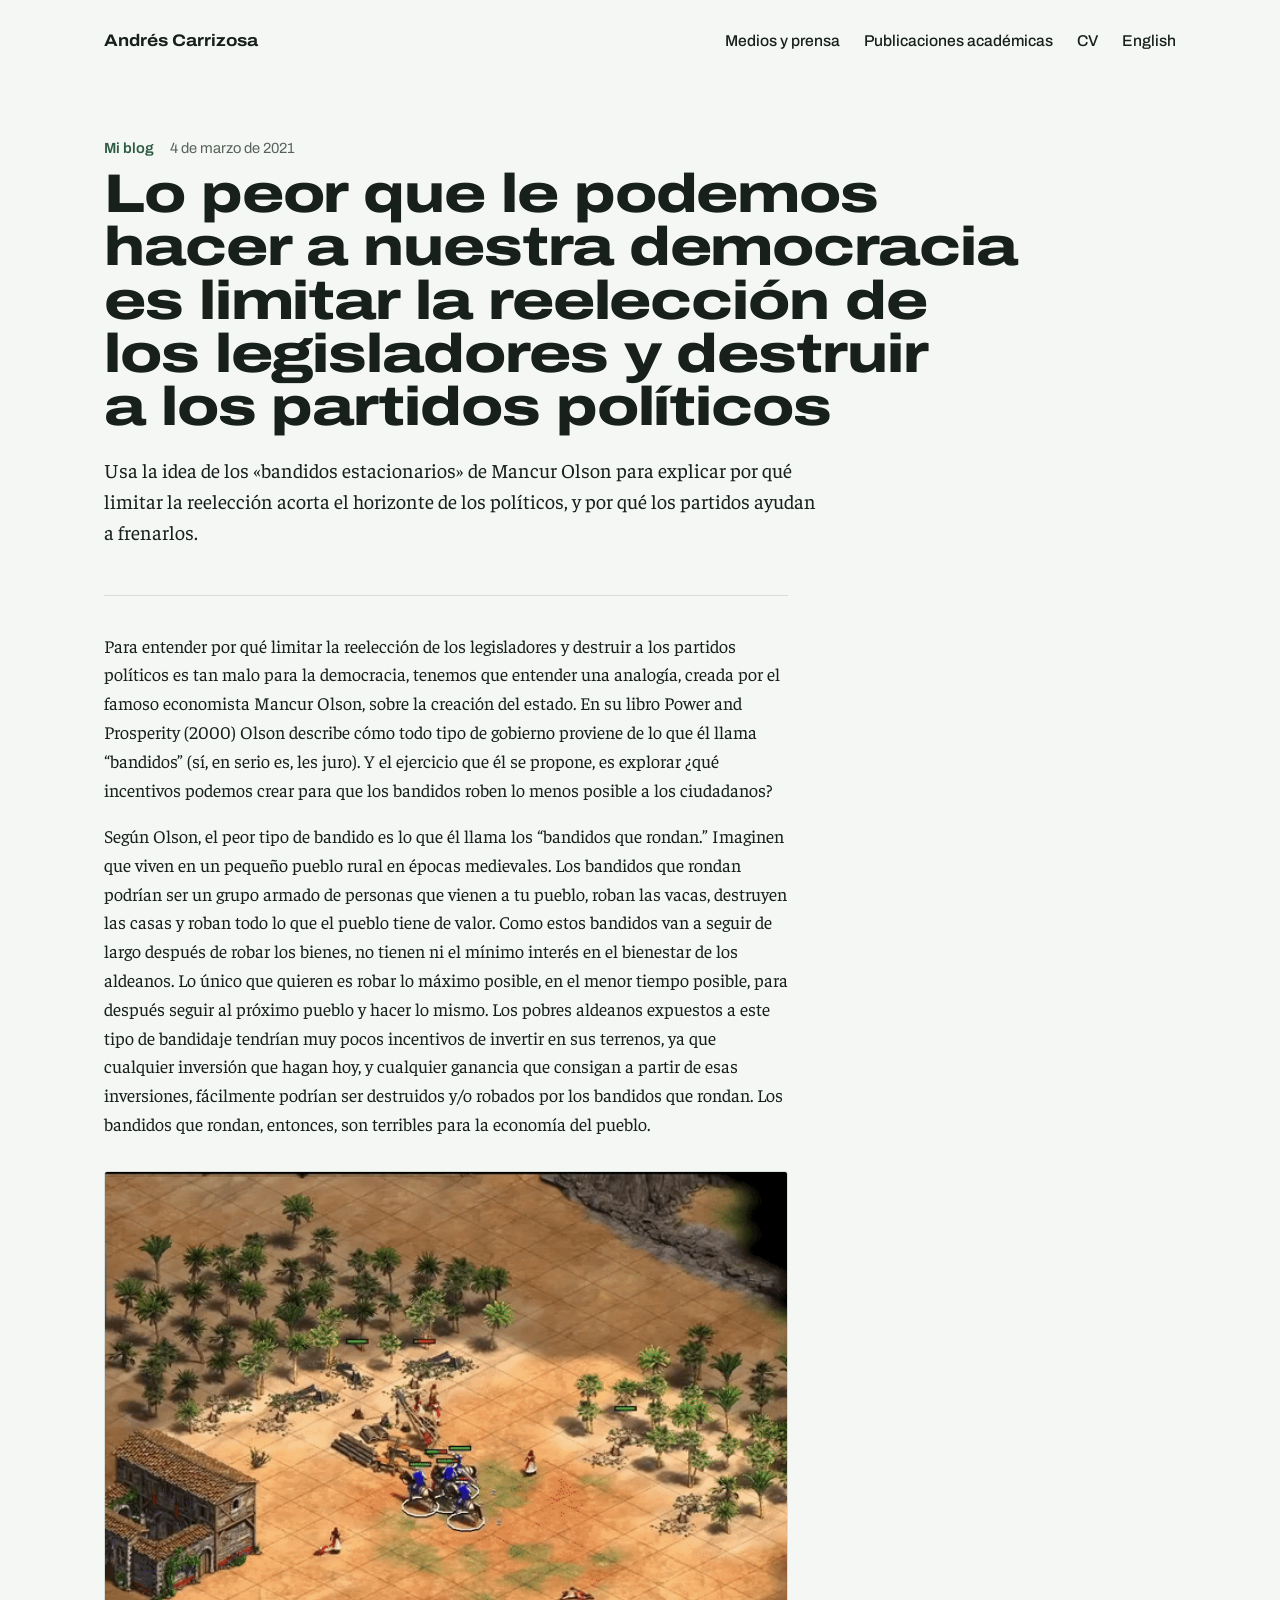
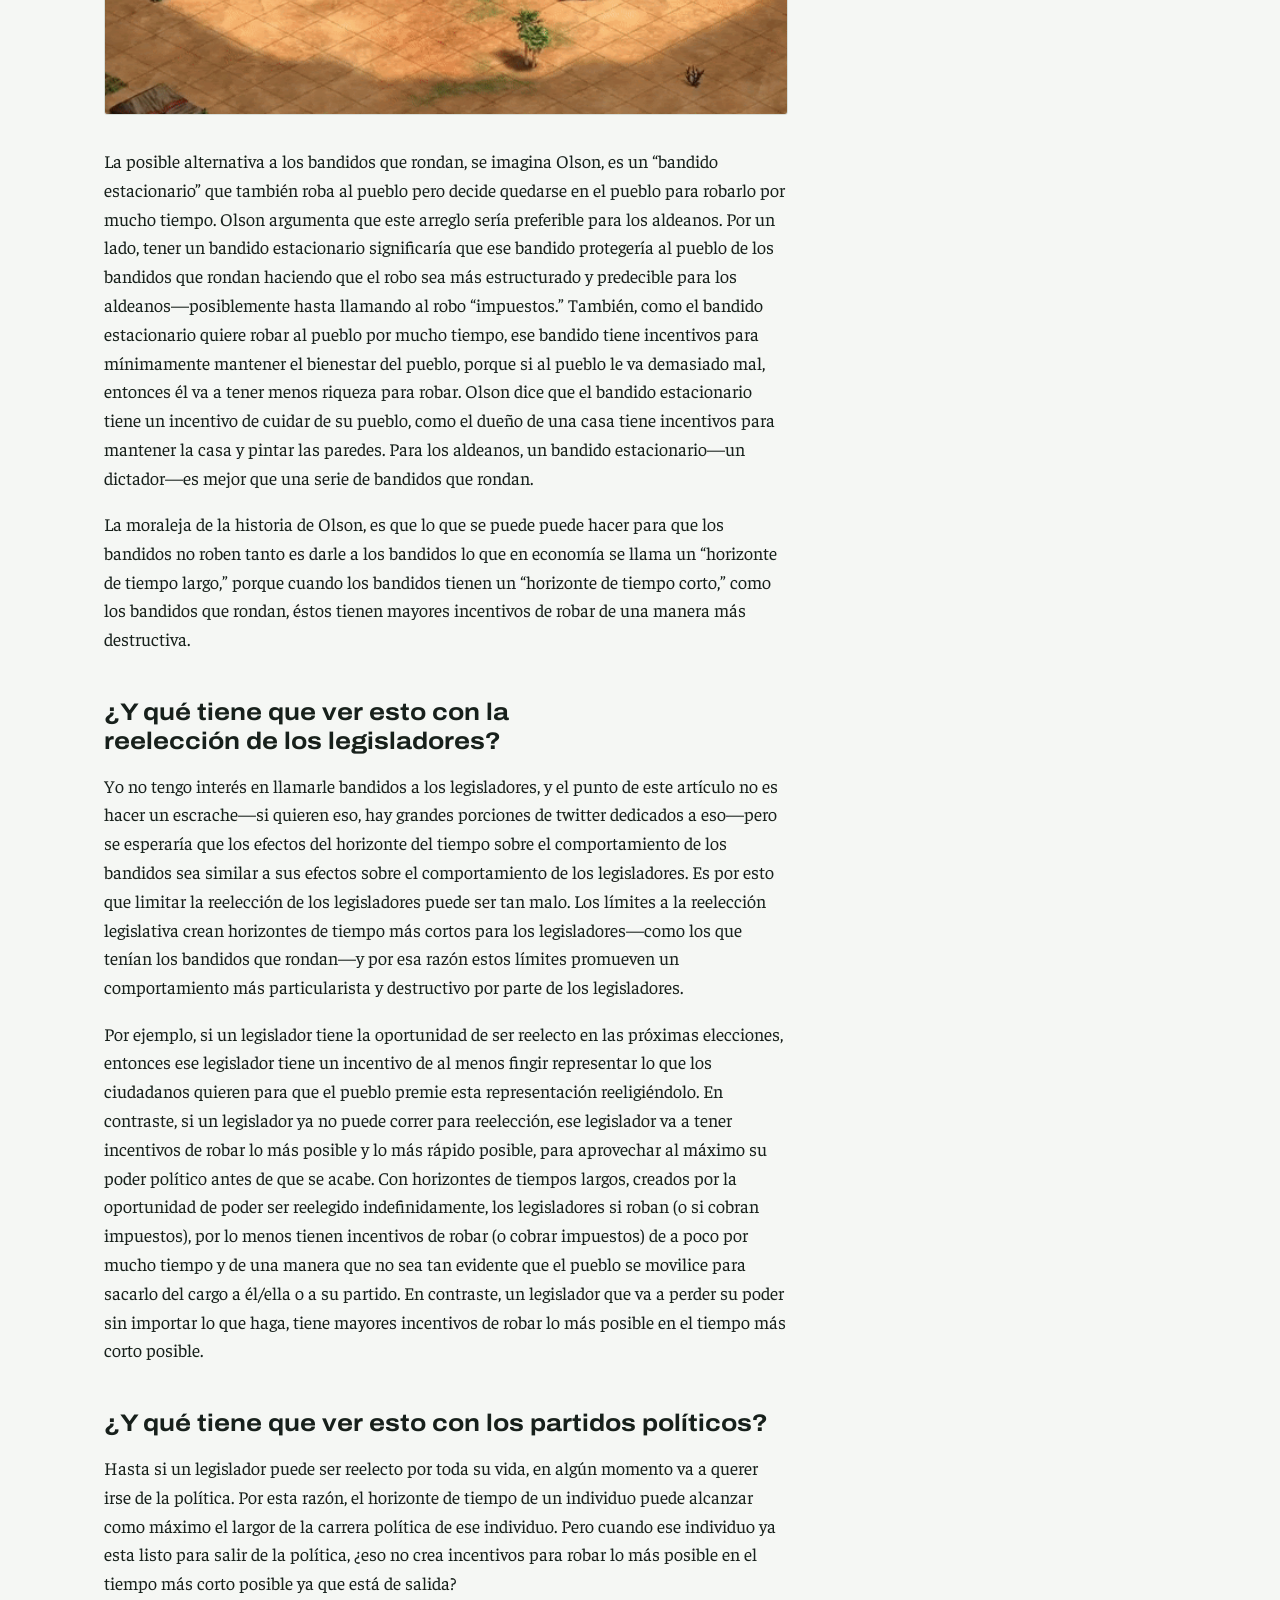
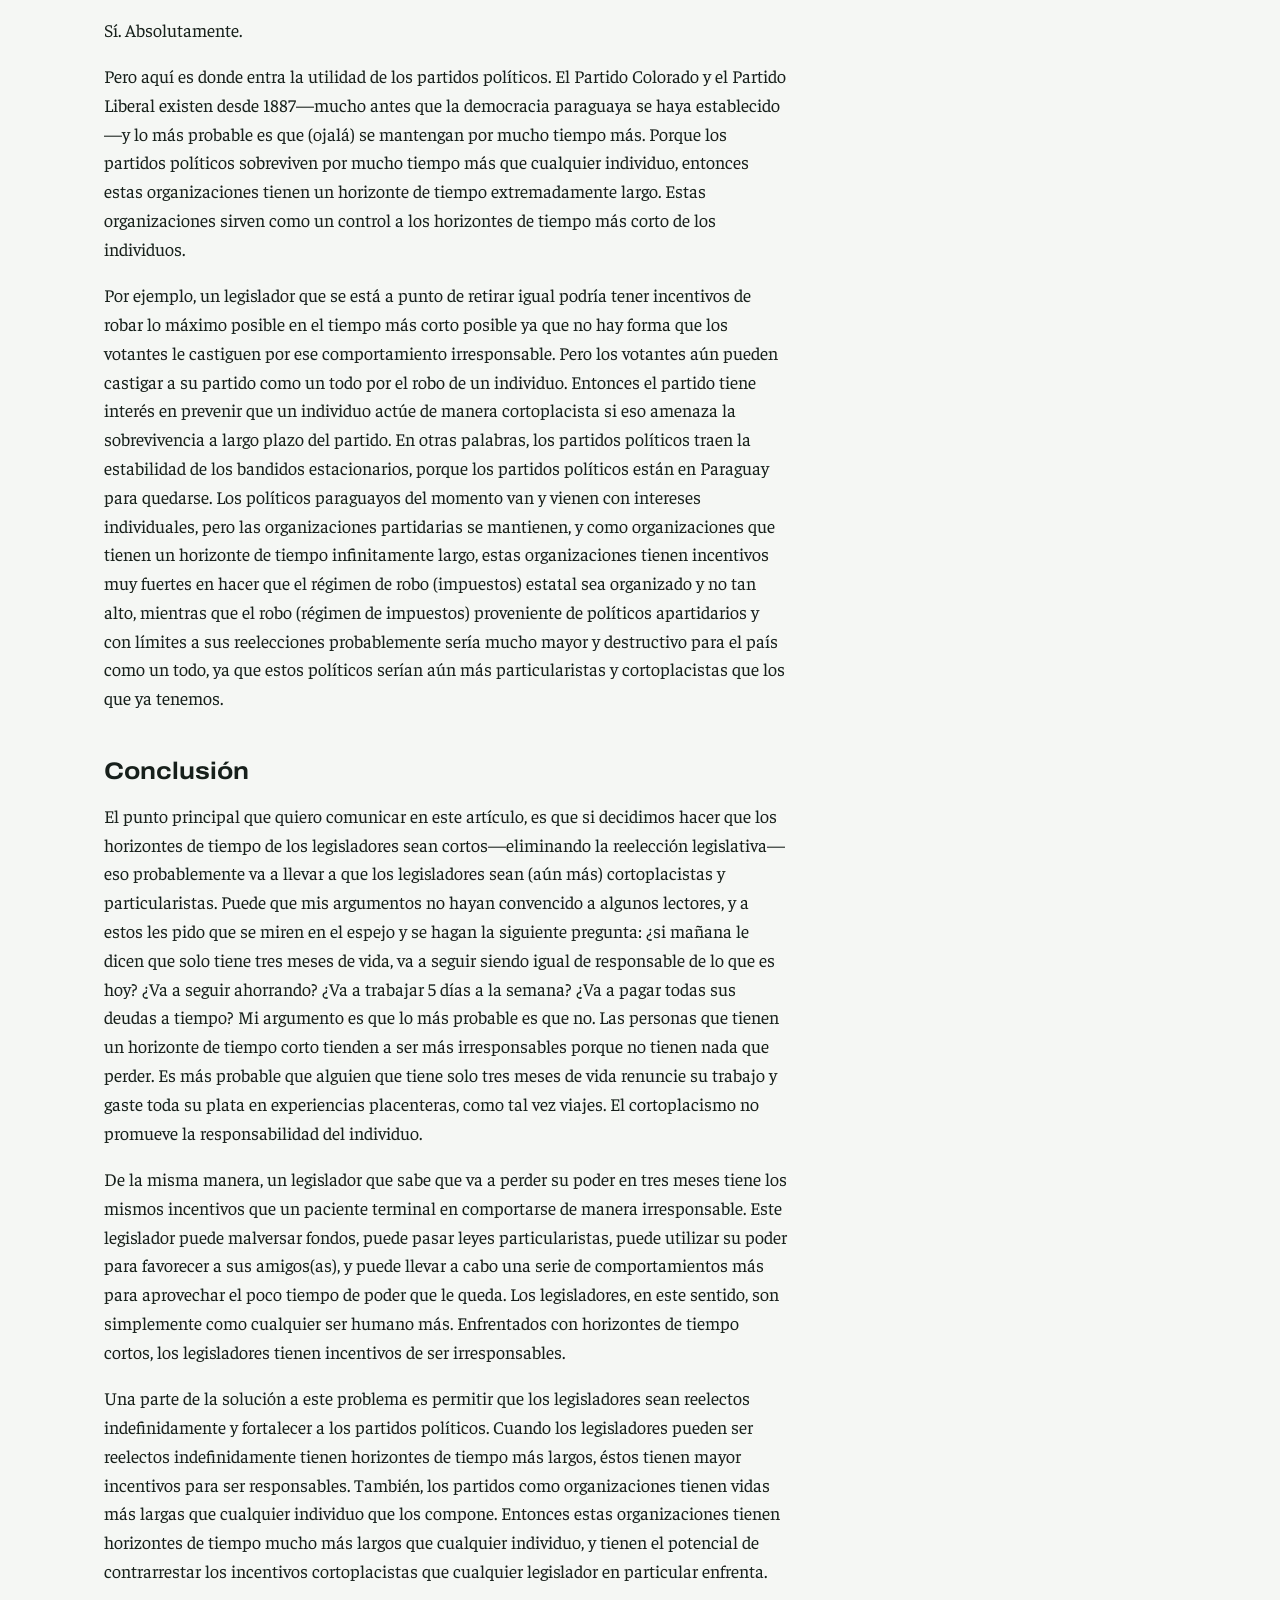
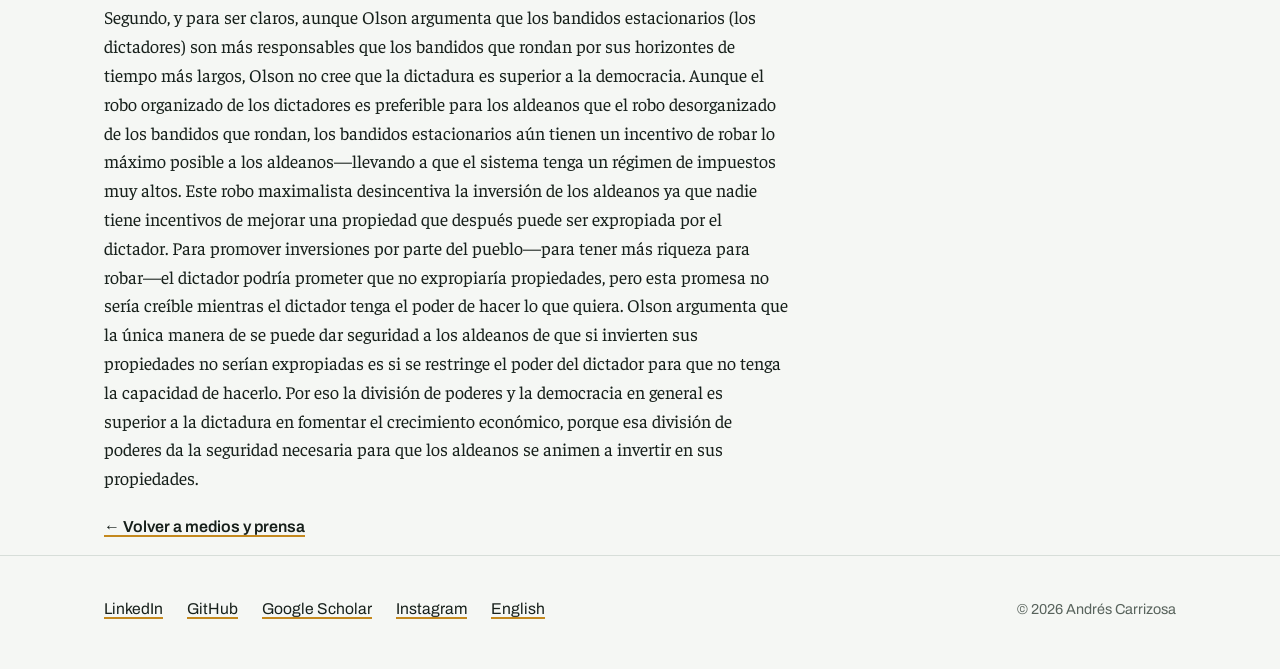
<file: articulos/2021-03-04-bandidos.html>
<!DOCTYPE html>
<html lang="es" data-theme="light">
<head>
  <meta charset="utf-8">
  <meta name="viewport" content="width=device-width, initial-scale=1">
  <title>Lo peor que le podemos hacer a nuestra democracia es limitar la reelección de los legisladores y destruir a los partidos políticos · Andrés Carrizosa</title>
  <meta name="description" content="Usa la idea de los «bandidos estacionarios» de Mancur Olson para explicar por qué limitar la reelección acorta el horizonte de los políticos, y por qué los partidos ayudan a frenarlos.">
  <link rel="canonical" href="https://www.andycarrizosa.com/articulos/2021-03-04-bandidos.html">
  <link rel="icon" href="../assets/favicon.svg" type="image/svg+xml">
  <link rel="preload" href="../assets/fonts/archivo-latin-wdth-normal.woff2" as="font" type="font/woff2" crossorigin>
  <link rel="preload" href="../assets/fonts/faustina-latin-wght-normal.woff2" as="font" type="font/woff2" crossorigin>
  <link rel="stylesheet" href="../assets/site.css">
  <meta property="og:type" content="article">
  <meta property="og:title" content="Lo peor que le podemos hacer a nuestra democracia es limitar la reelección de los legisladores y destruir a los partidos políticos">
  <meta property="og:description" content="Usa la idea de los «bandidos estacionarios» de Mancur Olson para explicar por qué limitar la reelección acorta el horizonte de los políticos, y por qué los partidos ayudan a frenarlos.">
  <meta property="og:url" content="https://www.andycarrizosa.com/articulos/2021-03-04-bandidos.html">
  <meta property="og:image" content="https://www.andycarrizosa.com/assets/og.png">
  <meta property="og:locale" content="es_PY">
  <meta property="article:published_time" content="2021-03-04">
  <meta name="twitter:card" content="summary_large_image">
</head>
<body>
  <a class="saltar" href="#contenido">Saltar al contenido</a>

  <header class="envoltura cabecera">
    <a class="marca" href="../index.html">Andrés Carrizosa</a>
    <nav class="nav" aria-label="Principal">
      <a href="../blog.html">Medios y prensa</a>
      <a href="../publicaciones.html">Publicaciones académicas</a>
      <a href="../cv/Andres_Carrizosa_CV.pdf" target="_blank" rel="noopener">CV</a>
      <a href="../en/index.html" lang="en" hreflang="en">English</a>
    </nav>
  </header>

  <main id="contenido">
    <article>
      <header class="envoltura cabeza-pagina">
        <p class="medio"><a href="../blog.html">Mi blog</a><time datetime="2021-03-04">4 de marzo de 2021</time></p>
        <h1 class="titulo-pagina titulo-articulo">Lo peor que le podemos hacer a nuestra democracia es limitar la reelección de los legisladores y destruir a los partidos políticos</h1>
        <p class="entrada">Usa la idea de los «bandidos estacionarios» de Mancur Olson para explicar por qué limitar la reelección acorta el horizonte de los políticos, y por qué los partidos ayudan a frenarlos.</p>
      </header>

      <div class="envoltura">
        <div class="articulo">
      <p>Para entender por qué limitar la reelección de los legisladores y destruir a los partidos políticos es tan malo para la democracia, tenemos que entender una analogía, creada por el famoso economista Mancur Olson, sobre la creación del estado. En su libro Power and Prosperity (2000) Olson describe cómo todo tipo de gobierno proviene de lo que él llama “bandidos” (sí, en serio es, les juro). Y el ejercicio que él se propone, es explorar ¿qué incentivos podemos crear para que los bandidos roben lo menos posible a los ciudadanos?</p>
      <p>Según Olson, el peor tipo de bandido es lo que él llama los “bandidos que rondan.” Imaginen que viven en un pequeño pueblo rural en épocas medievales. Los bandidos que rondan podrían ser un grupo armado de personas que vienen a tu pueblo, roban las vacas, destruyen las casas y roban todo lo que el pueblo tiene de valor. Como estos bandidos van a seguir de largo después de robar los bienes, no tienen ni el mínimo interés en el bienestar de los aldeanos. Lo único que quieren es robar lo máximo posible, en el menor tiempo posible, para después seguir al próximo pueblo y hacer lo mismo. Los pobres aldeanos expuestos a este tipo de bandidaje tendrían muy pocos incentivos de invertir en sus terrenos, ya que cualquier inversión que hagan hoy, y cualquier ganancia que consigan a partir de esas inversiones, fácilmente podrían ser destruidos y/o robados por los bandidos que rondan. Los bandidos que rondan, entonces, son terribles para la economía del pueblo.</p>
      <figure class="grafico">
        <img src="img/bandidos.gif" width="600" height="477" alt="Captura de un videojuego de estrategia medieval: jinetes armados atacan una aldea con casas y árboles.">
      </figure>
      <p>La posible alternativa a los bandidos que rondan, se imagina Olson, es un “bandido estacionario” que también roba al pueblo pero decide quedarse en el pueblo para robarlo por mucho tiempo. Olson argumenta que este arreglo sería preferible para los aldeanos. Por un lado, tener un bandido estacionario significaría que ese bandido protegería al pueblo de los bandidos que rondan haciendo que el robo sea más estructurado y predecible para los aldeanos—posiblemente hasta llamando al robo “impuestos.” También, como el bandido estacionario quiere robar al pueblo por mucho tiempo, ese bandido tiene incentivos para mínimamente mantener el bienestar del pueblo, porque si al pueblo le va demasiado mal, entonces él va a tener menos riqueza para robar. Olson dice que el bandido estacionario tiene un incentivo de cuidar de su pueblo, como el dueño de una casa tiene incentivos para mantener la casa y pintar las paredes. Para los aldeanos, un bandido estacionario—un dictador—es mejor que una serie de bandidos que rondan.</p>
      <p>La moraleja de la historia de Olson, es que lo que se puede puede hacer para que los bandidos no roben tanto es darle a los bandidos lo que en economía se llama un “horizonte de tiempo largo,” porque cuando los bandidos tienen un “horizonte de tiempo corto,” como los bandidos que rondan, éstos tienen mayores incentivos de robar de una manera más destructiva.</p>
      <h2>¿Y qué tiene que ver esto con la reelección de los legisladores?</h2>
      <p>Yo no tengo interés en llamarle bandidos a los legisladores, y el punto de este artículo no es hacer un escrache—si quieren eso, hay grandes porciones de twitter dedicados a eso—pero se esperaría que los efectos del horizonte del tiempo sobre el comportamiento de los bandidos sea similar a sus efectos sobre el comportamiento de los legisladores. Es por esto que limitar la reelección de los legisladores puede ser tan malo. Los límites a la reelección legislativa crean horizontes de tiempo más cortos para los legisladores—como los que tenían los bandidos que rondan—y por esa razón estos límites promueven un comportamiento más particularista y destructivo por parte de los legisladores.</p>
      <p>Por ejemplo, si un legislador tiene la oportunidad de ser reelecto en las próximas elecciones, entonces ese legislador tiene un incentivo de al menos fingir representar lo que los ciudadanos quieren para que el pueblo premie esta representación reeligiéndolo. En contraste, si un legislador ya no puede correr para reelección, ese legislador va a tener incentivos de robar lo más posible y lo más rápido posible, para aprovechar al máximo su poder político antes de que se acabe. Con horizontes de tiempos largos, creados por la oportunidad de poder ser reelegido indefinidamente, los legisladores si roban (o si cobran impuestos), por lo menos tienen incentivos de robar (o cobrar impuestos) de a poco por mucho tiempo y de una manera que no sea tan evidente que el pueblo se movilice para sacarlo del cargo a él/ella o a su partido. En contraste, un legislador que va a perder su poder sin importar lo que haga, tiene mayores incentivos de robar lo más posible en el tiempo más corto posible.</p>
      <h2>¿Y qué tiene que ver esto con los partidos políticos?</h2>
      <p>Hasta si un legislador puede ser reelecto por toda su vida, en algún momento va a querer irse de la política. Por esta razón, el horizonte de tiempo de un individuo puede alcanzar como máximo el largor de la carrera política de ese individuo. Pero cuando ese individuo ya esta listo para salir de la política, ¿eso no crea incentivos para robar lo más posible en el tiempo más corto posible ya que está de salida?</p>
      <p>Sí. Absolutamente.</p>
      <p>Pero aquí es donde entra la utilidad de los partidos políticos. El Partido Colorado y el Partido Liberal existen desde 1887—mucho antes que la democracia paraguaya se haya establecido—y lo más probable es que (ojalá) se mantengan por mucho tiempo más. Porque los partidos políticos sobreviven por mucho tiempo más que cualquier individuo, entonces estas organizaciones tienen un horizonte de tiempo extremadamente largo. Estas organizaciones sirven como un control a los horizontes de tiempo más corto de los individuos.</p>
      <p>Por ejemplo, un legislador que se está a punto de retirar igual podría tener incentivos de robar lo máximo posible en el tiempo más corto posible ya que no hay forma que los votantes le castiguen por ese comportamiento irresponsable. Pero los votantes aún pueden castigar a su partido como un todo por el robo de un individuo. Entonces el partido tiene interés en prevenir que un individuo actúe de manera cortoplacista si eso amenaza la sobrevivencia a largo plazo del partido. En otras palabras, los partidos políticos traen la estabilidad de los bandidos estacionarios, porque los partidos políticos están en Paraguay para quedarse. Los políticos paraguayos del momento van y vienen con intereses individuales, pero las organizaciones partidarias se mantienen, y como organizaciones que tienen un horizonte de tiempo infinitamente largo, estas organizaciones tienen incentivos muy fuertes en hacer que el régimen de robo (impuestos) estatal sea organizado y no tan alto, mientras que el robo (régimen de impuestos) proveniente de políticos apartidarios y con límites a sus reelecciones probablemente sería mucho mayor y destructivo para el país como un todo, ya que estos políticos serían aún más particularistas y cortoplacistas que los que ya tenemos.</p>
      <h2>Conclusión</h2>
      <p>El punto principal que quiero comunicar en este artículo, es que si decidimos hacer que los horizontes de tiempo de los legisladores sean cortos—eliminando la reelección legislativa—eso probablemente va a llevar a que los legisladores sean (aún más) cortoplacistas y particularistas. Puede que mis argumentos no hayan convencido a algunos lectores, y a estos les pido que se miren en el espejo y se hagan la siguiente pregunta: ¿si mañana le dicen que solo tiene tres meses de vida, va a seguir siendo igual de responsable de lo que es hoy? ¿Va a seguir ahorrando? ¿Va a trabajar 5 días a la semana? ¿Va a pagar todas sus deudas a tiempo? Mi argumento es que lo más probable es que no. Las personas que tienen un horizonte de tiempo corto tienden a ser más irresponsables porque no tienen nada que perder. Es más probable que alguien que tiene solo tres meses de vida renuncie su trabajo y gaste toda su plata en experiencias placenteras, como tal vez viajes. El cortoplacismo no promueve la responsabilidad del individuo.</p>
      <p>De la misma manera, un legislador que sabe que va a perder su poder en tres meses tiene los mismos incentivos que un paciente terminal en comportarse de manera irresponsable. Este legislador puede malversar fondos, puede pasar leyes particularistas, puede utilizar su poder para favorecer a sus amigos(as), y puede llevar a cabo una serie de comportamientos más para aprovechar el poco tiempo de poder que le queda. Los legisladores, en este sentido, son simplemente como cualquier ser humano más. Enfrentados con horizontes de tiempo cortos, los legisladores tienen incentivos de ser irresponsables.</p>
      <p>Una parte de la solución a este problema es permitir que los legisladores sean reelectos indefinidamente y fortalecer a los partidos políticos. Cuando los legisladores pueden ser reelectos indefinidamente tienen horizontes de tiempo más largos, éstos tienen mayor incentivos para ser responsables. También, los partidos como organizaciones tienen vidas más largas que cualquier individuo que los compone. Entonces estas organizaciones tienen horizontes de tiempo mucho más largos que cualquier individuo, y tienen el potencial de contrarrestar los incentivos cortoplacistas que cualquier legislador en particular enfrenta.</p>
      <p>Segundo, y para ser claros, aunque Olson argumenta que los bandidos estacionarios (los dictadores) son más responsables que los bandidos que rondan por sus horizontes de tiempo más largos, Olson no cree que la dictadura es superior a la democracia. Aunque el robo organizado de los dictadores es preferible para los aldeanos que el robo desorganizado de los bandidos que rondan, los bandidos estacionarios aún tienen un incentivo de robar lo máximo posible a los aldeanos—llevando a que el sistema tenga un régimen de impuestos muy altos. Este robo maximalista desincentiva la inversión de los aldeanos ya que nadie tiene incentivos de mejorar una propiedad que después puede ser expropiada por el dictador. Para promover inversiones por parte del pueblo—para tener más riqueza para robar—el dictador podría prometer que no expropiaría propiedades, pero esta promesa no sería creíble mientras el dictador tenga el poder de hacer lo que quiera. Olson argumenta que la única manera de se puede dar seguridad a los aldeanos de que si invierten sus propiedades no serían expropiadas es si se restringe el poder del dictador para que no tenga la capacidad de hacerlo. Por eso la división de poderes y la democracia en general es superior a la dictadura en fomentar el crecimiento económico, porque esa división de poderes da la seguridad necesaria para que los aldeanos se animen a invertir en sus propiedades.</p>

      <p class="volver"><a class="enlace-simple" href="../blog.html">← Volver a medios y prensa</a></p>
        </div>
      </div>
    </article>
  </main>

  <footer class="pie">
    <div class="envoltura pie-grid">
      <ul class="contacto" aria-label="Perfiles">
        <li><a href="https://www.linkedin.com/in/andycarrizosa/">LinkedIn</a></li>
        <li><a href="https://github.com/acarrizosa">GitHub</a></li>
        <li><a href="https://scholar.google.com/citations?user=PXVpDvkAAAAJ&amp;hl=es">Google Scholar</a></li>
        <li><a href="https://www.instagram.com/andycarrizosa/">Instagram</a></li>
        <li><a href="../en/index.html" lang="en" hreflang="en">English</a></li>
      </ul>
      <p class="derechos">© 2026 Andrés Carrizosa</p>
    </div>
  </footer>
</body>
</html>
</file>
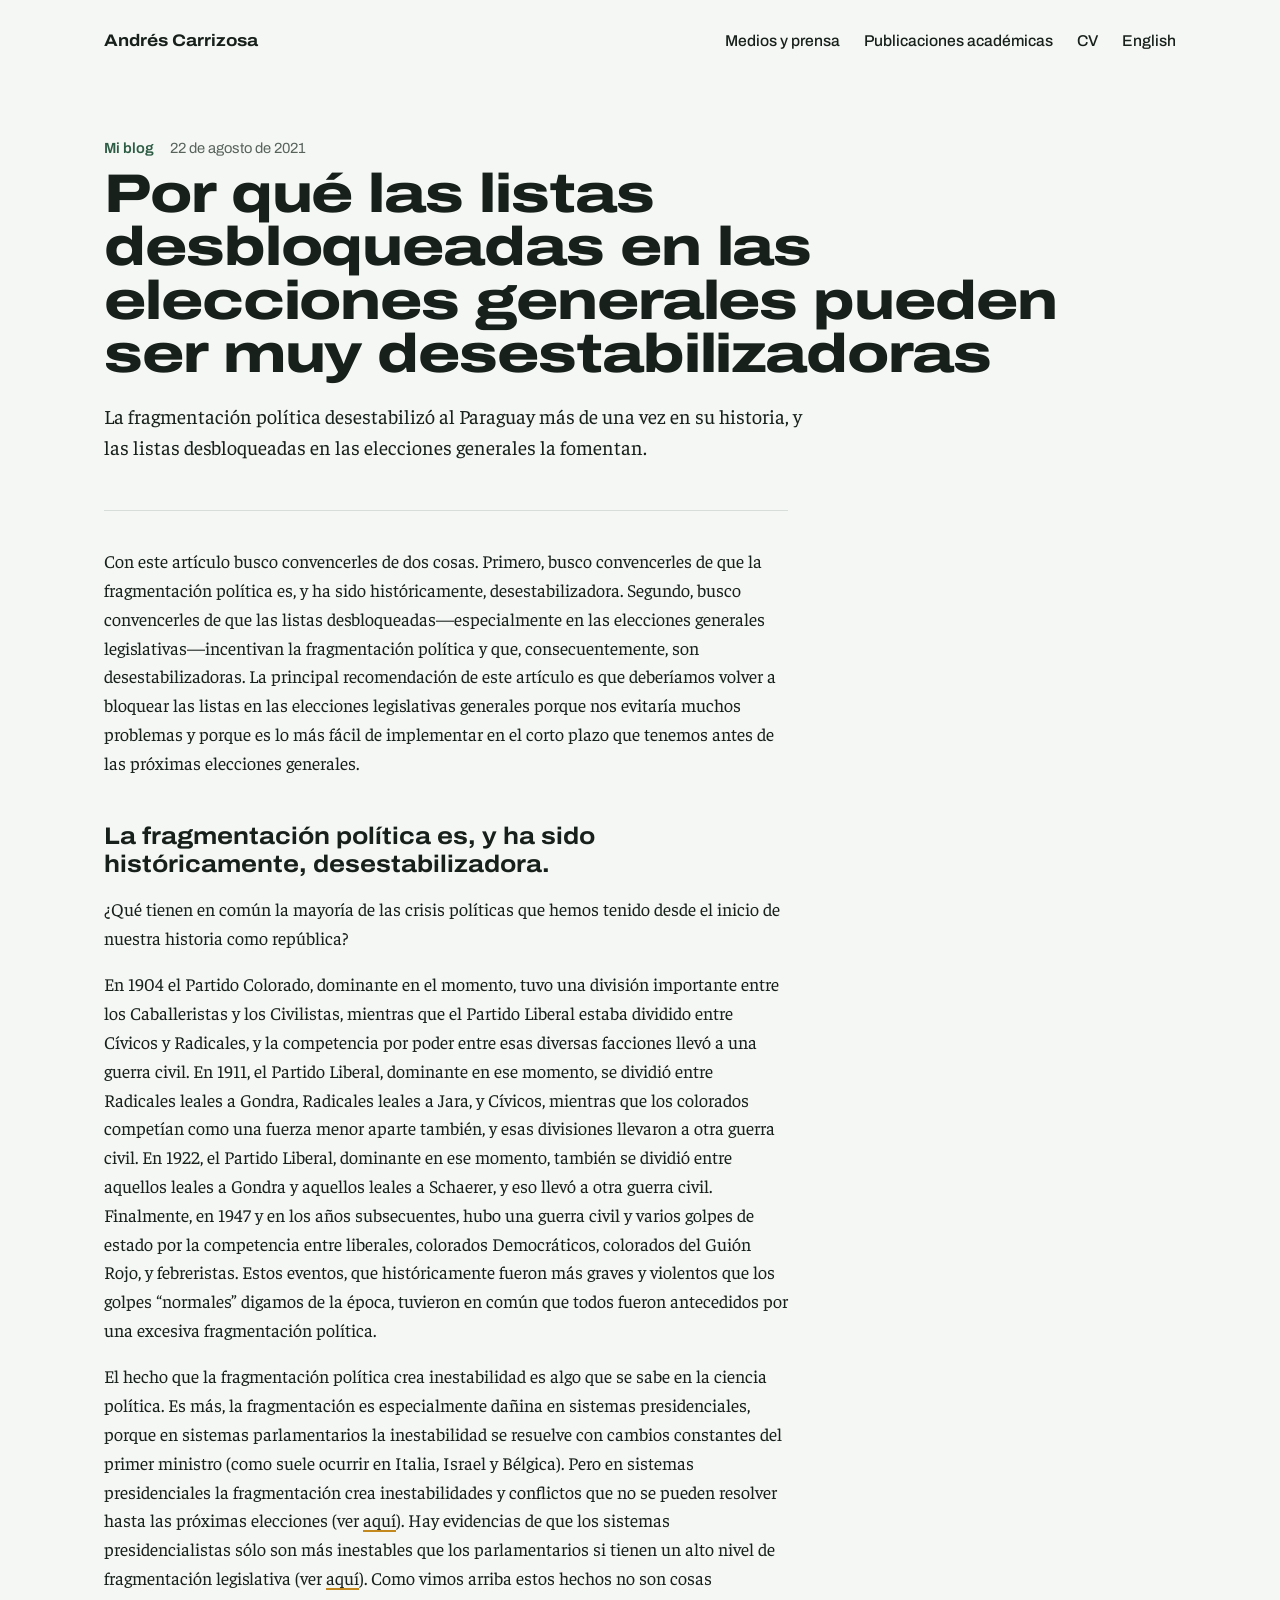
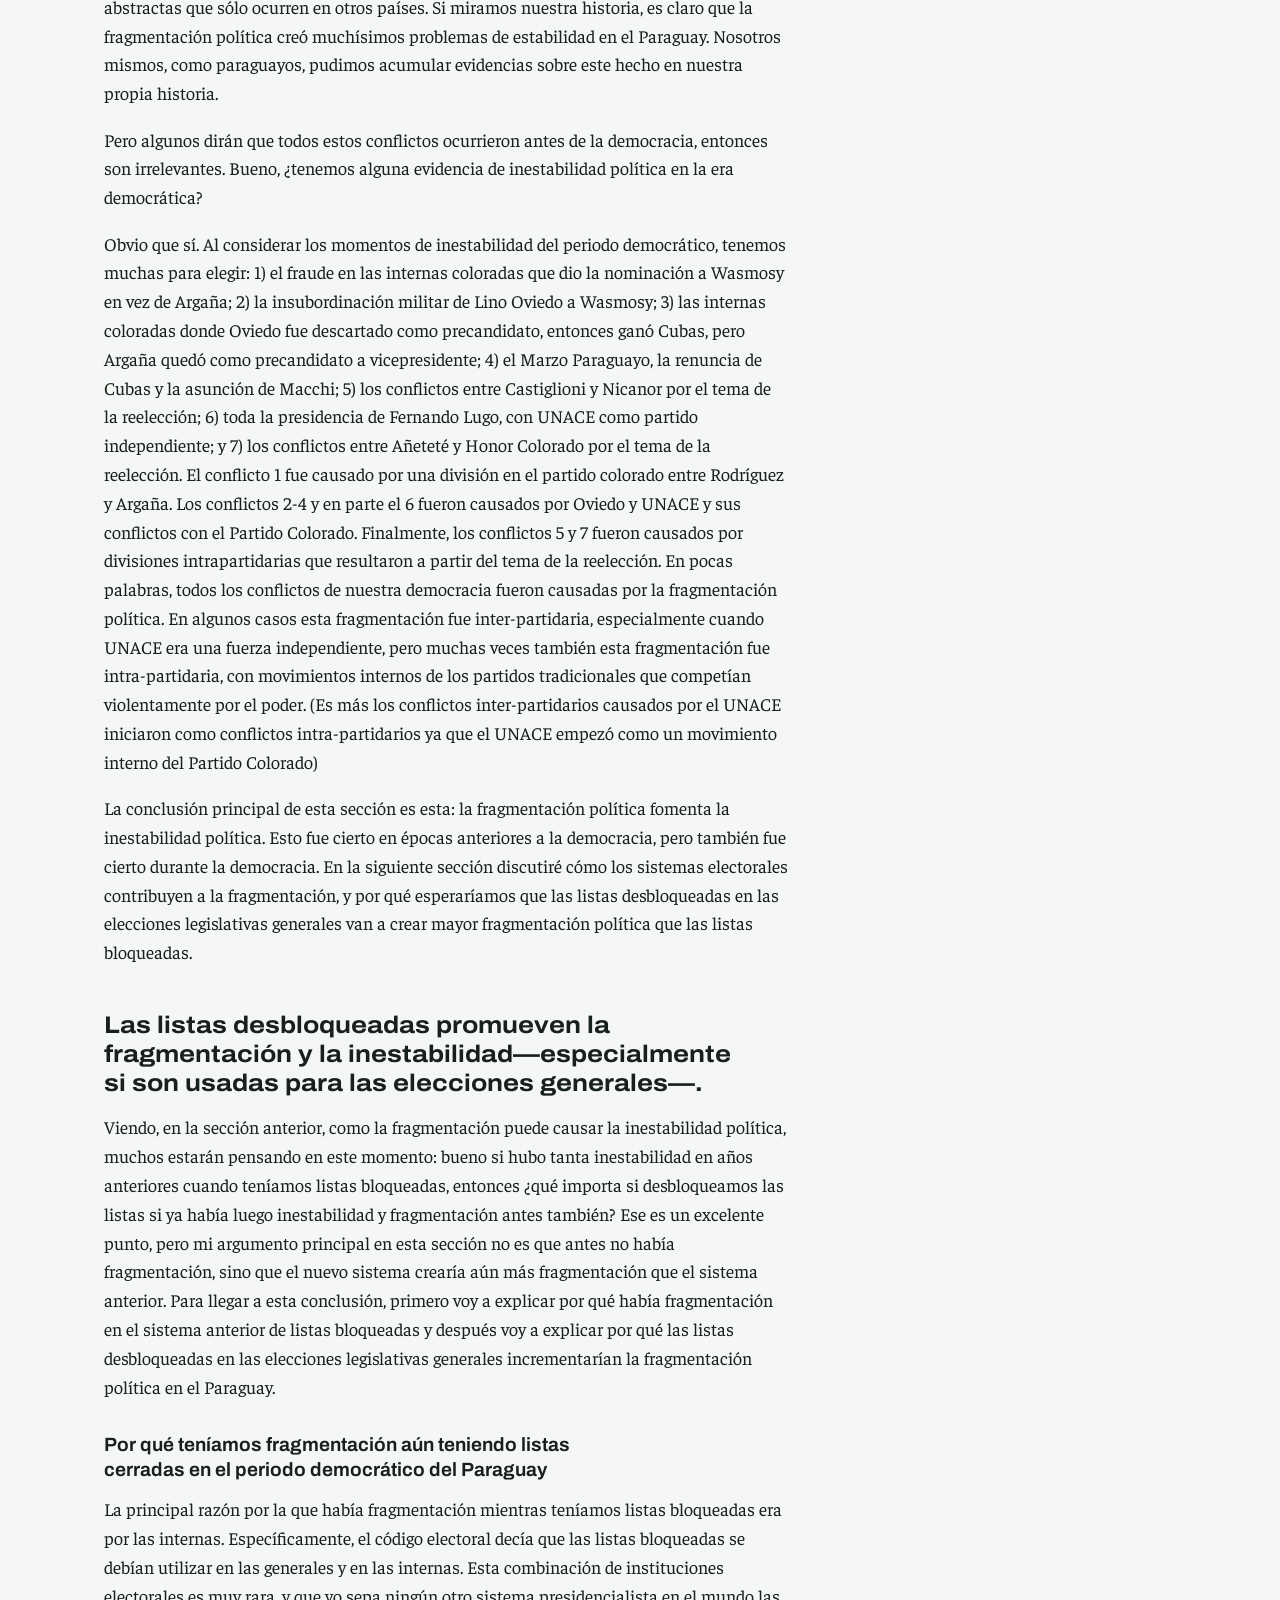
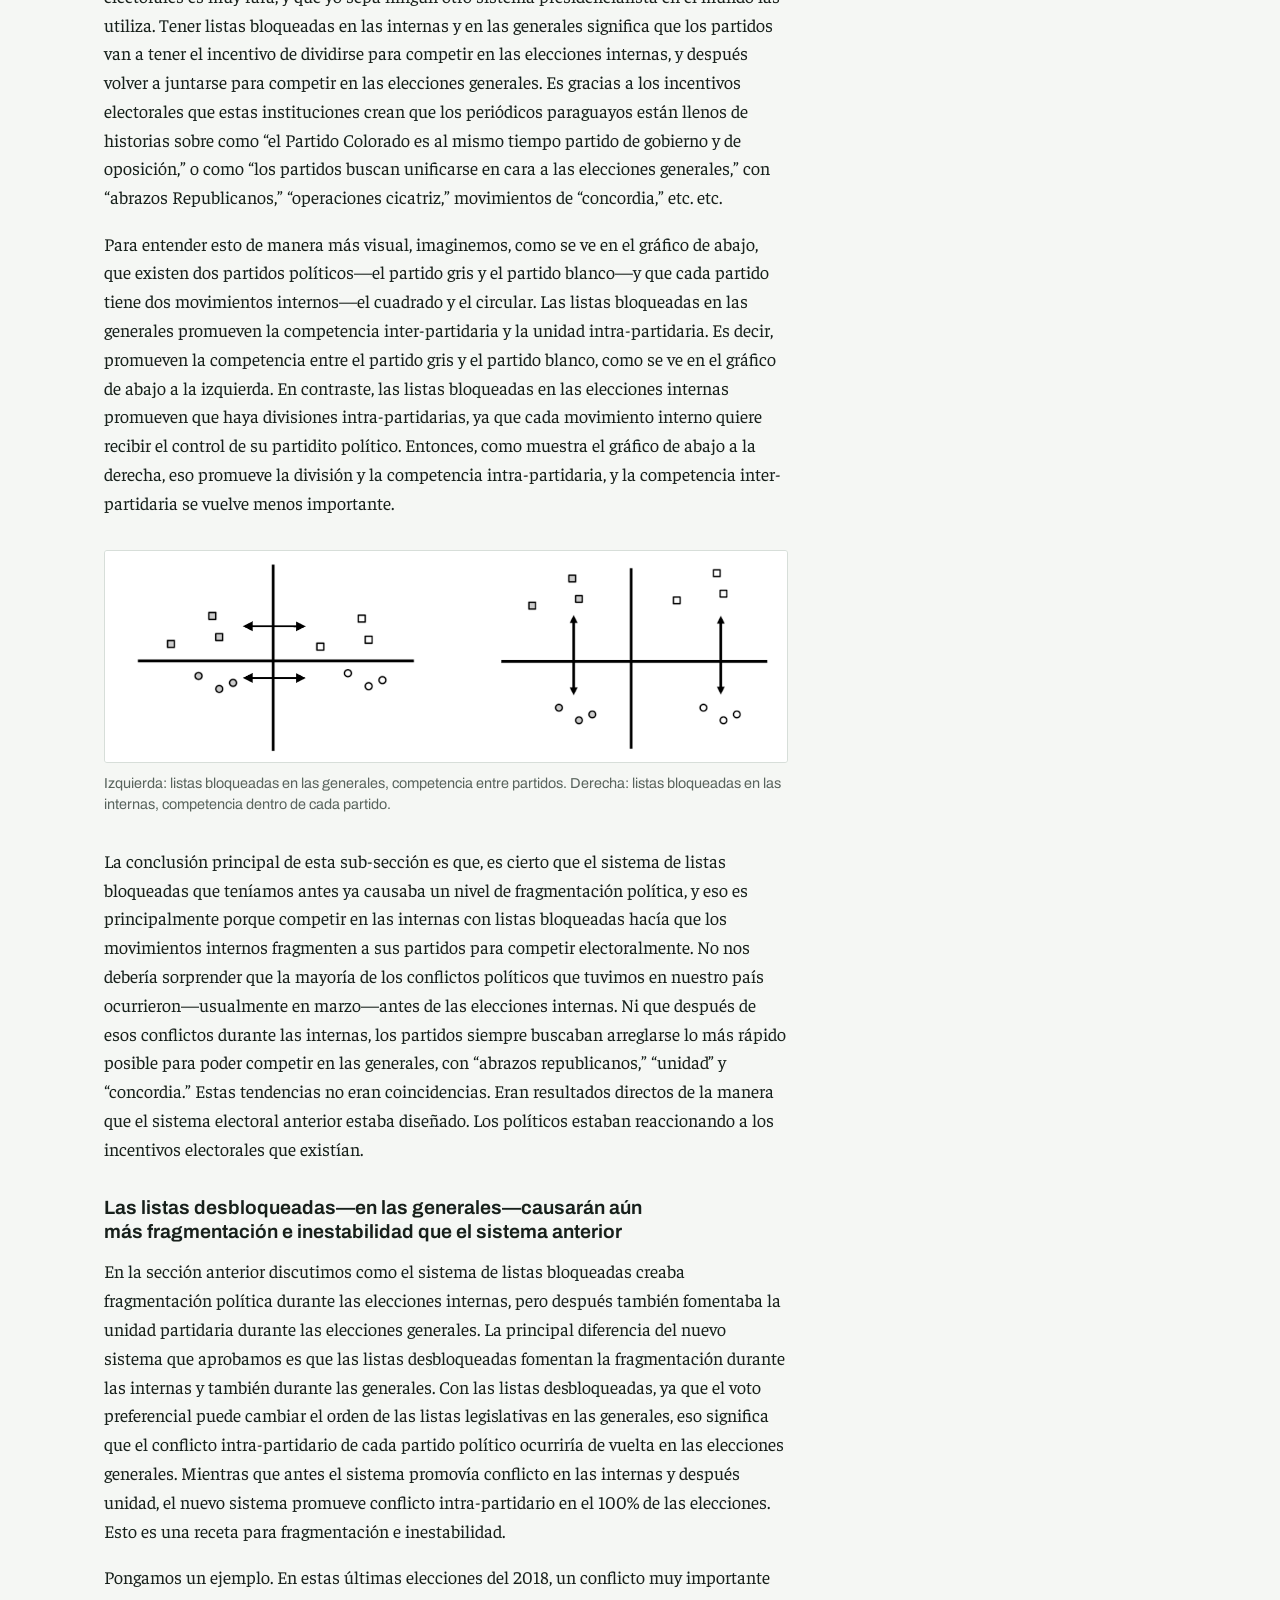
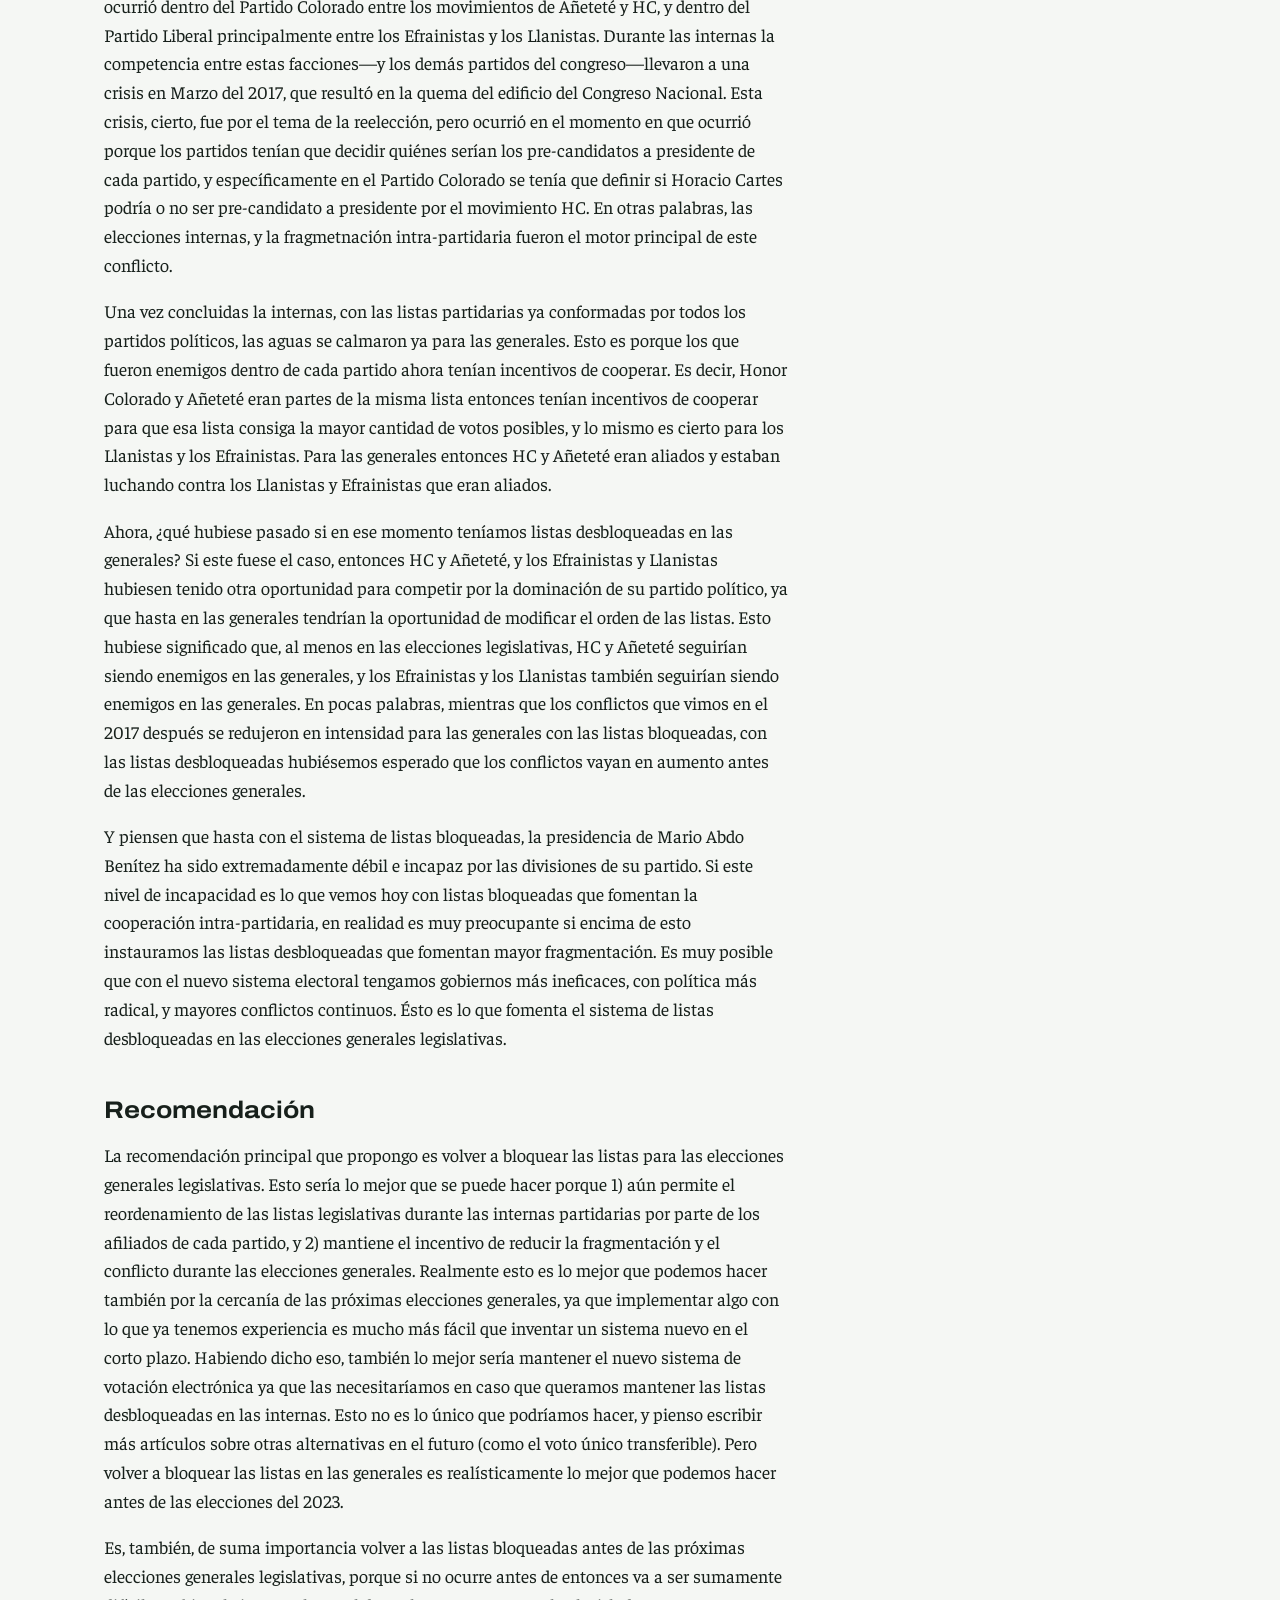
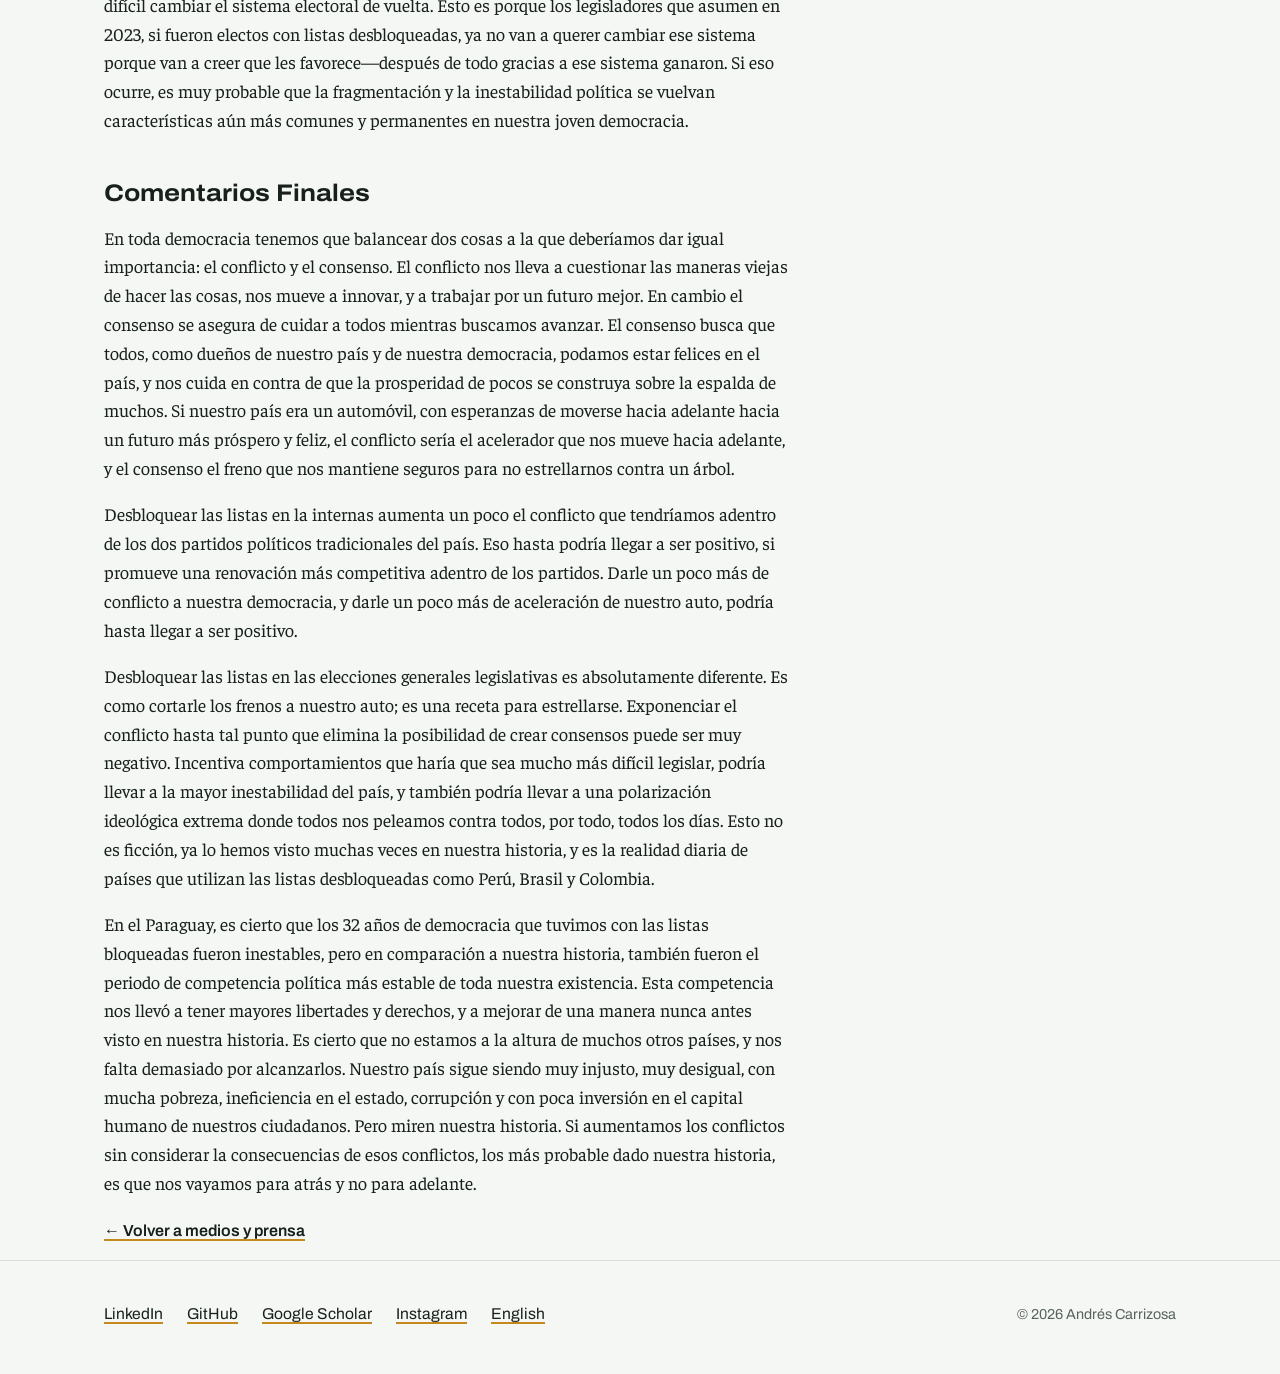
<file: articulos/2021-08-22-fragmentacion.html>
<!DOCTYPE html>
<html lang="es" data-theme="light">
<head>
  <meta charset="utf-8">
  <meta name="viewport" content="width=device-width, initial-scale=1">
  <title>Por qué las listas desbloqueadas en las elecciones generales pueden ser muy desestabilizadoras · Andrés Carrizosa</title>
  <meta name="description" content="La fragmentación política desestabilizó al Paraguay más de una vez en su historia, y las listas desbloqueadas en las elecciones generales la fomentan.">
  <link rel="canonical" href="https://www.andycarrizosa.com/articulos/2021-08-22-fragmentacion.html">
  <link rel="icon" href="../assets/favicon.svg" type="image/svg+xml">
  <link rel="preload" href="../assets/fonts/archivo-latin-wdth-normal.woff2" as="font" type="font/woff2" crossorigin>
  <link rel="preload" href="../assets/fonts/faustina-latin-wght-normal.woff2" as="font" type="font/woff2" crossorigin>
  <link rel="stylesheet" href="../assets/site.css">
  <meta property="og:type" content="article">
  <meta property="og:title" content="Por qué las listas desbloqueadas en las elecciones generales pueden ser muy desestabilizadoras">
  <meta property="og:description" content="La fragmentación política desestabilizó al Paraguay más de una vez en su historia, y las listas desbloqueadas en las elecciones generales la fomentan.">
  <meta property="og:url" content="https://www.andycarrizosa.com/articulos/2021-08-22-fragmentacion.html">
  <meta property="og:image" content="https://www.andycarrizosa.com/assets/og.png">
  <meta property="og:locale" content="es_PY">
  <meta property="article:published_time" content="2021-08-22">
  <meta name="twitter:card" content="summary_large_image">
</head>
<body>
  <a class="saltar" href="#contenido">Saltar al contenido</a>

  <header class="envoltura cabecera">
    <a class="marca" href="../index.html">Andrés Carrizosa</a>
    <nav class="nav" aria-label="Principal">
      <a href="../blog.html">Medios y prensa</a>
      <a href="../publicaciones.html">Publicaciones académicas</a>
      <a href="../cv/Andres_Carrizosa_CV.pdf" target="_blank" rel="noopener">CV</a>
      <a href="../en/index.html" lang="en" hreflang="en">English</a>
    </nav>
  </header>

  <main id="contenido">
    <article>
      <header class="envoltura cabeza-pagina">
        <p class="medio"><a href="../blog.html">Mi blog</a><time datetime="2021-08-22">22 de agosto de 2021</time></p>
        <h1 class="titulo-pagina titulo-articulo">Por qué las listas desbloqueadas en las elecciones generales pueden ser muy desestabilizadoras</h1>
        <p class="entrada">La fragmentación política desestabilizó al Paraguay más de una vez en su historia, y las listas desbloqueadas en las elecciones generales la fomentan.</p>
      </header>

      <div class="envoltura">
        <div class="articulo">
      <p>Con este artículo busco convencerles de dos cosas. Primero, busco convencerles de que la fragmentación política es, y ha sido históricamente, desestabilizadora. Segundo, busco convencerles de que las listas desbloqueadas—especialmente en las elecciones generales legislativas—incentivan la fragmentación política y que, consecuentemente, son desestabilizadoras. La principal recomendación de este artículo es que deberíamos volver a bloquear las listas en las elecciones legislativas generales porque nos evitaría muchos problemas y porque es lo más fácil de implementar en el corto plazo que tenemos antes de las próximas elecciones generales.</p>
      <h2>La fragmentación política es, y ha sido históricamente, desestabilizadora.</h2>
      <p>¿Qué tienen en común la mayoría de las crisis políticas que hemos tenido desde el inicio de nuestra historia como república?</p>
      <p>En 1904 el Partido Colorado, dominante en el momento, tuvo una división importante entre los Caballeristas y los Civilistas, mientras que el Partido Liberal estaba dividido entre Cívicos y Radicales, y la competencia por poder entre esas diversas facciones llevó a una guerra civil. En 1911, el Partido Liberal, dominante en ese momento, se dividió entre Radicales leales a Gondra, Radicales leales a Jara, y Cívicos, mientras que los colorados competían como una fuerza menor aparte también, y esas divisiones llevaron a otra guerra civil. En 1922, el Partido Liberal, dominante en ese momento, también se dividió entre aquellos leales a Gondra y aquellos leales a Schaerer, y eso llevó a otra guerra civil. Finalmente, en 1947 y en los años subsecuentes, hubo una guerra civil y varios golpes de estado por la competencia entre liberales, colorados Democráticos, colorados del Guión Rojo, y febreristas. Estos eventos, que históricamente fueron más graves y violentos que los golpes “normales” digamos de la época, tuvieron en común que todos fueron antecedidos por una excesiva fragmentación política.</p>
      <p>El hecho que la fragmentación política crea inestabilidad es algo que se sabe en la ciencia política. Es más, la fragmentación es especialmente dañina en sistemas presidenciales, porque en sistemas parlamentarios la inestabilidad se resuelve con cambios constantes del primer ministro (como suele ocurrir en Italia, Israel y Bélgica). Pero en sistemas presidenciales la fragmentación crea inestabilidades y conflictos que no se pueden resolver hasta las próximas elecciones (ver <a href="https://www.jstor.org/stable/422014">aquí</a>). Hay evidencias de que los sistemas presidencialistas sólo son más inestables que los parlamentarios si tienen un alto nivel de fragmentación legislativa (ver <a href="https://journals.sagepub.com/doi/abs/10.1177/0010414093026002003">aquí</a>). Como vimos arriba estos hechos no son cosas abstractas que sólo ocurren en otros países. Si miramos nuestra historia, es claro que la fragmentación política creó muchísimos problemas de estabilidad en el Paraguay. Nosotros mismos, como paraguayos, pudimos acumular evidencias sobre este hecho en nuestra propia historia.</p>
      <p>Pero algunos dirán que todos estos conflictos ocurrieron antes de la democracia, entonces son irrelevantes. Bueno, ¿tenemos alguna evidencia de inestabilidad política en la era democrática?</p>
      <p>Obvio que sí. Al considerar los momentos de inestabilidad del periodo democrático, tenemos muchas para elegir: 1) el fraude en las internas coloradas que dio la nominación a Wasmosy en vez de Argaña; 2) la insubordinación militar de Lino Oviedo a Wasmosy; 3) las internas coloradas donde Oviedo fue descartado como precandidato, entonces ganó Cubas, pero Argaña quedó como precandidato a vicepresidente; 4) el Marzo Paraguayo, la renuncia de Cubas y la asunción de Macchi; 5) los conflictos entre Castiglioni y Nicanor por el tema de la reelección; 6) toda la presidencia de Fernando Lugo, con UNACE como partido independiente; y 7) los conflictos entre Añeteté y Honor Colorado por el tema de la reelección. El conflicto 1 fue causado por una división en el partido colorado entre Rodríguez y Argaña. Los conflictos 2-4 y en parte el 6 fueron causados por Oviedo y UNACE y sus conflictos con el Partido Colorado. Finalmente, los conflictos 5 y 7 fueron causados por divisiones intrapartidarias que resultaron a partir del tema de la reelección. En pocas palabras, todos los conflictos de nuestra democracia fueron causadas por la fragmentación política. En algunos casos esta fragmentación fue inter-partidaria, especialmente cuando UNACE era una fuerza independiente, pero muchas veces también esta fragmentación fue intra-partidaria, con movimientos internos de los partidos tradicionales que competían violentamente por el poder. (Es más los conflictos inter-partidarios causados por el UNACE iniciaron como conflictos intra-partidarios ya que el UNACE empezó como un movimiento interno del Partido Colorado)</p>
      <p>La conclusión principal de esta sección es esta: la fragmentación política fomenta la inestabilidad política. Esto fue cierto en épocas anteriores a la democracia, pero también fue cierto durante la democracia. En la siguiente sección discutiré cómo los sistemas electorales contribuyen a la fragmentación, y por qué esperaríamos que las listas desbloqueadas en las elecciones legislativas generales van a crear mayor fragmentación política que las listas bloqueadas.</p>
      <h2>Las listas desbloqueadas promueven la fragmentación y la inestabilidad—especialmente si son usadas para las elecciones generales—.</h2>
      <p>Viendo, en la sección anterior, como la fragmentación puede causar la inestabilidad política, muchos estarán pensando en este momento: bueno si hubo tanta inestabilidad en años anteriores cuando teníamos listas bloqueadas, entonces ¿qué importa si desbloqueamos las listas si ya había luego inestabilidad y fragmentación antes también? Ese es un excelente punto, pero mi argumento principal en esta sección no es que antes no había fragmentación, sino que el nuevo sistema crearía aún más fragmentación que el sistema anterior. Para llegar a esta conclusión, primero voy a explicar por qué había fragmentación en el sistema anterior de listas bloqueadas y después voy a explicar por qué las listas desbloqueadas en las elecciones legislativas generales incrementarían la fragmentación política en el Paraguay.</p>
      <h3>Por qué teníamos fragmentación aún teniendo listas cerradas en el periodo democrático del Paraguay</h3>
      <p>La principal razón por la que había fragmentación mientras teníamos listas bloqueadas era por las internas. Específicamente, el código electoral decía que las listas bloqueadas se debían utilizar en las generales y en las internas. Esta combinación de instituciones electorales es muy rara, y que yo sepa ningún otro sistema presidencialista en el mundo las utiliza. Tener listas bloqueadas en las internas y en las generales significa que los partidos van a tener el incentivo de dividirse para competir en las elecciones internas, y después volver a juntarse para competir en las elecciones generales. Es gracias a los incentivos electorales que estas instituciones crean que los periódicos paraguayos están llenos de historias sobre como “el Partido Colorado es al mismo tiempo partido de gobierno y de oposición,” o como “los partidos buscan unificarse en cara a las elecciones generales,” con “abrazos Republicanos,” “operaciones cicatriz,” movimientos de “concordia,” etc. etc.</p>
      <p>Para entender esto de manera más visual, imaginemos, como se ve en el gráfico de abajo, que existen dos partidos políticos—el partido gris y el partido blanco—y que cada partido tiene dos movimientos internos—el cuadrado y el circular. Las listas bloqueadas en las generales promueven la competencia inter-partidaria y la unidad intra-partidaria. Es decir, promueven la competencia entre el partido gris y el partido blanco, como se ve en el gráfico de abajo a la izquierda. En contraste, las listas bloqueadas en las elecciones internas promueven que haya divisiones intra-partidarias, ya que cada movimiento interno quiere recibir el control de su partidito político. Entonces, como muestra el gráfico de abajo a la derecha, eso promueve la división y la competencia intra-partidaria, y la competencia inter-partidaria se vuelve menos importante.</p>
      <figure class="grafico">
        <img src="img/fragmentacion-competencia.png" width="1280" height="396" loading="lazy" alt="Dos diagramas con dos partidos (gris y blanco), cada uno con un movimiento de cuadrados y otro de círculos. A la izquierda, las flechas cruzan la línea vertical entre partidos: competencia entre partidos. A la derecha, las flechas cruzan la línea horizontal dentro de cada partido: competencia entre movimientos internos.">
        <figcaption>Izquierda: listas bloqueadas en las generales, competencia entre partidos. Derecha: listas bloqueadas en las internas, competencia dentro de cada partido.</figcaption>
      </figure>
      <p>La conclusión principal de esta sub-sección es que, es cierto que el sistema de listas bloqueadas que teníamos antes ya causaba un nivel de fragmentación política, y eso es principalmente porque competir en las internas con listas bloqueadas hacía que los movimientos internos fragmenten a sus partidos para competir electoralmente. No nos debería sorprender que la mayoría de los conflictos políticos que tuvimos en nuestro país ocurrieron—usualmente en marzo—antes de las elecciones internas. Ni que después de esos conflictos durante las internas, los partidos siempre buscaban arreglarse lo más rápido posible para poder competir en las generales, con “abrazos republicanos,” “unidad” y “concordia.” Estas tendencias no eran coincidencias. Eran resultados directos de la manera que el sistema electoral anterior estaba diseñado. Los políticos estaban reaccionando a los incentivos electorales que existían.</p>
      <h3>Las listas desbloqueadas—en las generales—causarán aún más fragmentación e inestabilidad que el sistema anterior</h3>
      <p>En la sección anterior discutimos como el sistema de listas bloqueadas creaba fragmentación política durante las elecciones internas, pero después también fomentaba la unidad partidaria durante las elecciones generales. La principal diferencia del nuevo sistema que aprobamos es que las listas desbloqueadas fomentan la fragmentación durante las internas y también durante las generales. Con las listas desbloqueadas, ya que el voto preferencial puede cambiar el orden de las listas legislativas en las generales, eso significa que el conflicto intra-partidario de cada partido político ocurriría de vuelta en las elecciones generales. Mientras que antes el sistema promovía conflicto en las internas y después unidad, el nuevo sistema promueve conflicto intra-partidario en el 100% de las elecciones. Esto es una receta para fragmentación e inestabilidad.</p>
      <p>Pongamos un ejemplo. En estas últimas elecciones del 2018, un conflicto muy importante ocurrió dentro del Partido Colorado entre los movimientos de Añeteté y HC, y dentro del Partido Liberal principalmente entre los Efrainistas y los Llanistas. Durante las internas la competencia entre estas facciones—y los demás partidos del congreso—llevaron a una crisis en Marzo del 2017, que resultó en la quema del edificio del Congreso Nacional. Esta crisis, cierto, fue por el tema de la reelección, pero ocurrió en el momento en que ocurrió porque los partidos tenían que decidir quiénes serían los pre-candidatos a presidente de cada partido, y específicamente en el Partido Colorado se tenía que definir si Horacio Cartes podría o no ser pre-candidato a presidente por el movimiento HC. En otras palabras, las elecciones internas, y la fragmetnación intra-partidaria fueron el motor principal de este conflicto.</p>
      <p>Una vez concluidas la internas, con las listas partidarias ya conformadas por todos los partidos políticos, las aguas se calmaron ya para las generales. Esto es porque los que fueron enemigos dentro de cada partido ahora tenían incentivos de cooperar. Es decir, Honor Colorado y Añeteté eran partes de la misma lista entonces tenían incentivos de cooperar para que esa lista consiga la mayor cantidad de votos posibles, y lo mismo es cierto para los Llanistas y los Efrainistas. Para las generales entonces HC y Añeteté eran aliados y estaban luchando contra los Llanistas y Efrainistas que eran aliados.</p>
      <p>Ahora, ¿qué hubiese pasado si en ese momento teníamos listas desbloqueadas en las generales? Si este fuese el caso, entonces HC y Añeteté, y los Efrainistas y Llanistas hubiesen tenido otra oportunidad para competir por la dominación de su partido político, ya que hasta en las generales tendrían la oportunidad de modificar el orden de las listas. Esto hubiese significado que, al menos en las elecciones legislativas, HC y Añeteté seguirían siendo enemigos en las generales, y los Efrainistas y los Llanistas también seguirían siendo enemigos en las generales. En pocas palabras, mientras que los conflictos que vimos en el 2017 después se redujeron en intensidad para las generales con las listas bloqueadas, con las listas desbloqueadas hubiésemos esperado que los conflictos vayan en aumento antes de las elecciones generales.</p>
      <p>Y piensen que hasta con el sistema de listas bloqueadas, la presidencia de Mario Abdo Benítez ha sido extremadamente débil e incapaz por las divisiones de su partido. Si este nivel de incapacidad es lo que vemos hoy con listas bloqueadas que fomentan la cooperación intra-partidaria, en realidad es muy preocupante si encima de esto instauramos las listas desbloqueadas que fomentan mayor fragmentación. Es muy posible que con el nuevo sistema electoral tengamos gobiernos más ineficaces, con política más radical, y mayores conflictos continuos. Ésto es lo que fomenta el sistema de listas desbloqueadas en las elecciones generales legislativas.</p>
      <h2>Recomendación</h2>
      <p>La recomendación principal que propongo es volver a bloquear las listas para las elecciones generales legislativas. Esto sería lo mejor que se puede hacer porque 1) aún permite el reordenamiento de las listas legislativas durante las internas partidarias por parte de los afiliados de cada partido, y 2) mantiene el incentivo de reducir la fragmentación y el conflicto durante las elecciones generales. Realmente esto es lo mejor que podemos hacer también por la cercanía de las próximas elecciones generales, ya que implementar algo con lo que ya tenemos experiencia es mucho más fácil que inventar un sistema nuevo en el corto plazo. Habiendo dicho eso, también lo mejor sería mantener el nuevo sistema de votación electrónica ya que las necesitaríamos en caso que queramos mantener las listas desbloqueadas en las internas. Esto no es lo único que podríamos hacer, y pienso escribir más artículos sobre otras alternativas en el futuro (como el voto único transferible). Pero volver a bloquear las listas en las generales es realísticamente lo mejor que podemos hacer antes de las elecciones del 2023.</p>
      <p>Es, también, de suma importancia volver a las listas bloqueadas antes de las próximas elecciones generales legislativas, porque si no ocurre antes de entonces va a ser sumamente difícil cambiar el sistema electoral de vuelta. Esto es porque los legisladores que asumen en 2023, si fueron electos con listas desbloqueadas, ya no van a querer cambiar ese sistema porque van a creer que les favorece—después de todo gracias a ese sistema ganaron. Si eso ocurre, es muy probable que la fragmentación y la inestabilidad política se vuelvan características aún más comunes y permanentes en nuestra joven democracia.</p>
      <h2>Comentarios Finales</h2>
      <p>En toda democracia tenemos que balancear dos cosas a la que deberíamos dar igual importancia: el conflicto y el consenso. El conflicto nos lleva a cuestionar las maneras viejas de hacer las cosas, nos mueve a innovar, y a trabajar por un futuro mejor. En cambio el consenso se asegura de cuidar a todos mientras buscamos avanzar. El consenso busca que todos, como dueños de nuestro país y de nuestra democracia, podamos estar felices en el país, y nos cuida en contra de que la prosperidad de pocos se construya sobre la espalda de muchos. Si nuestro país era un automóvil, con esperanzas de moverse hacia adelante hacia un futuro más próspero y feliz, el conflicto sería el acelerador que nos mueve hacia adelante, y el consenso el freno que nos mantiene seguros para no estrellarnos contra un árbol.</p>
      <p>Desbloquear las listas en la internas aumenta un poco el conflicto que tendríamos adentro de los dos partidos políticos tradicionales del país. Eso hasta podría llegar a ser positivo, si promueve una renovación más competitiva adentro de los partidos. Darle un poco más de conflicto a nuestra democracia, y darle un poco más de aceleración de nuestro auto, podría hasta llegar a ser positivo.</p>
      <p>Desbloquear las listas en las elecciones generales legislativas es absolutamente diferente. Es como cortarle los frenos a nuestro auto; es una receta para estrellarse. Exponenciar el conflicto hasta tal punto que elimina la posibilidad de crear consensos puede ser muy negativo. Incentiva comportamientos que haría que sea mucho más difícil legislar, podría llevar a la mayor inestabilidad del país, y también podría llevar a una polarización ideológica extrema donde todos nos peleamos contra todos, por todo, todos los días. Esto no es ficción, ya lo hemos visto muchas veces en nuestra historia, y es la realidad diaria de países que utilizan las listas desbloqueadas como Perú, Brasil y Colombia.</p>
      <p>En el Paraguay, es cierto que los 32 años de democracia que tuvimos con las listas bloqueadas fueron inestables, pero en comparación a nuestra historia, también fueron el periodo de competencia política más estable de toda nuestra existencia. Esta competencia nos llevó a tener mayores libertades y derechos, y a mejorar de una manera nunca antes visto en nuestra historia. Es cierto que no estamos a la altura de muchos otros países, y nos falta demasiado por alcanzarlos. Nuestro país sigue siendo muy injusto, muy desigual, con mucha pobreza, ineficiencia en el estado, corrupción y con poca inversión en el capital humano de nuestros ciudadanos. Pero miren nuestra historia. Si aumentamos los conflictos sin considerar la consecuencias de esos conflictos, los más probable dado nuestra historia, es que nos vayamos para atrás y no para adelante.</p>

      <p class="volver"><a class="enlace-simple" href="../blog.html">← Volver a medios y prensa</a></p>
        </div>
      </div>
    </article>
  </main>

  <footer class="pie">
    <div class="envoltura pie-grid">
      <ul class="contacto" aria-label="Perfiles">
        <li><a href="https://www.linkedin.com/in/andycarrizosa/">LinkedIn</a></li>
        <li><a href="https://github.com/acarrizosa">GitHub</a></li>
        <li><a href="https://scholar.google.com/citations?user=PXVpDvkAAAAJ&amp;hl=es">Google Scholar</a></li>
        <li><a href="https://www.instagram.com/andycarrizosa/">Instagram</a></li>
        <li><a href="../en/index.html" lang="en" hreflang="en">English</a></li>
      </ul>
      <p class="derechos">© 2026 Andrés Carrizosa</p>
    </div>
  </footer>
</body>
</html>
</file>
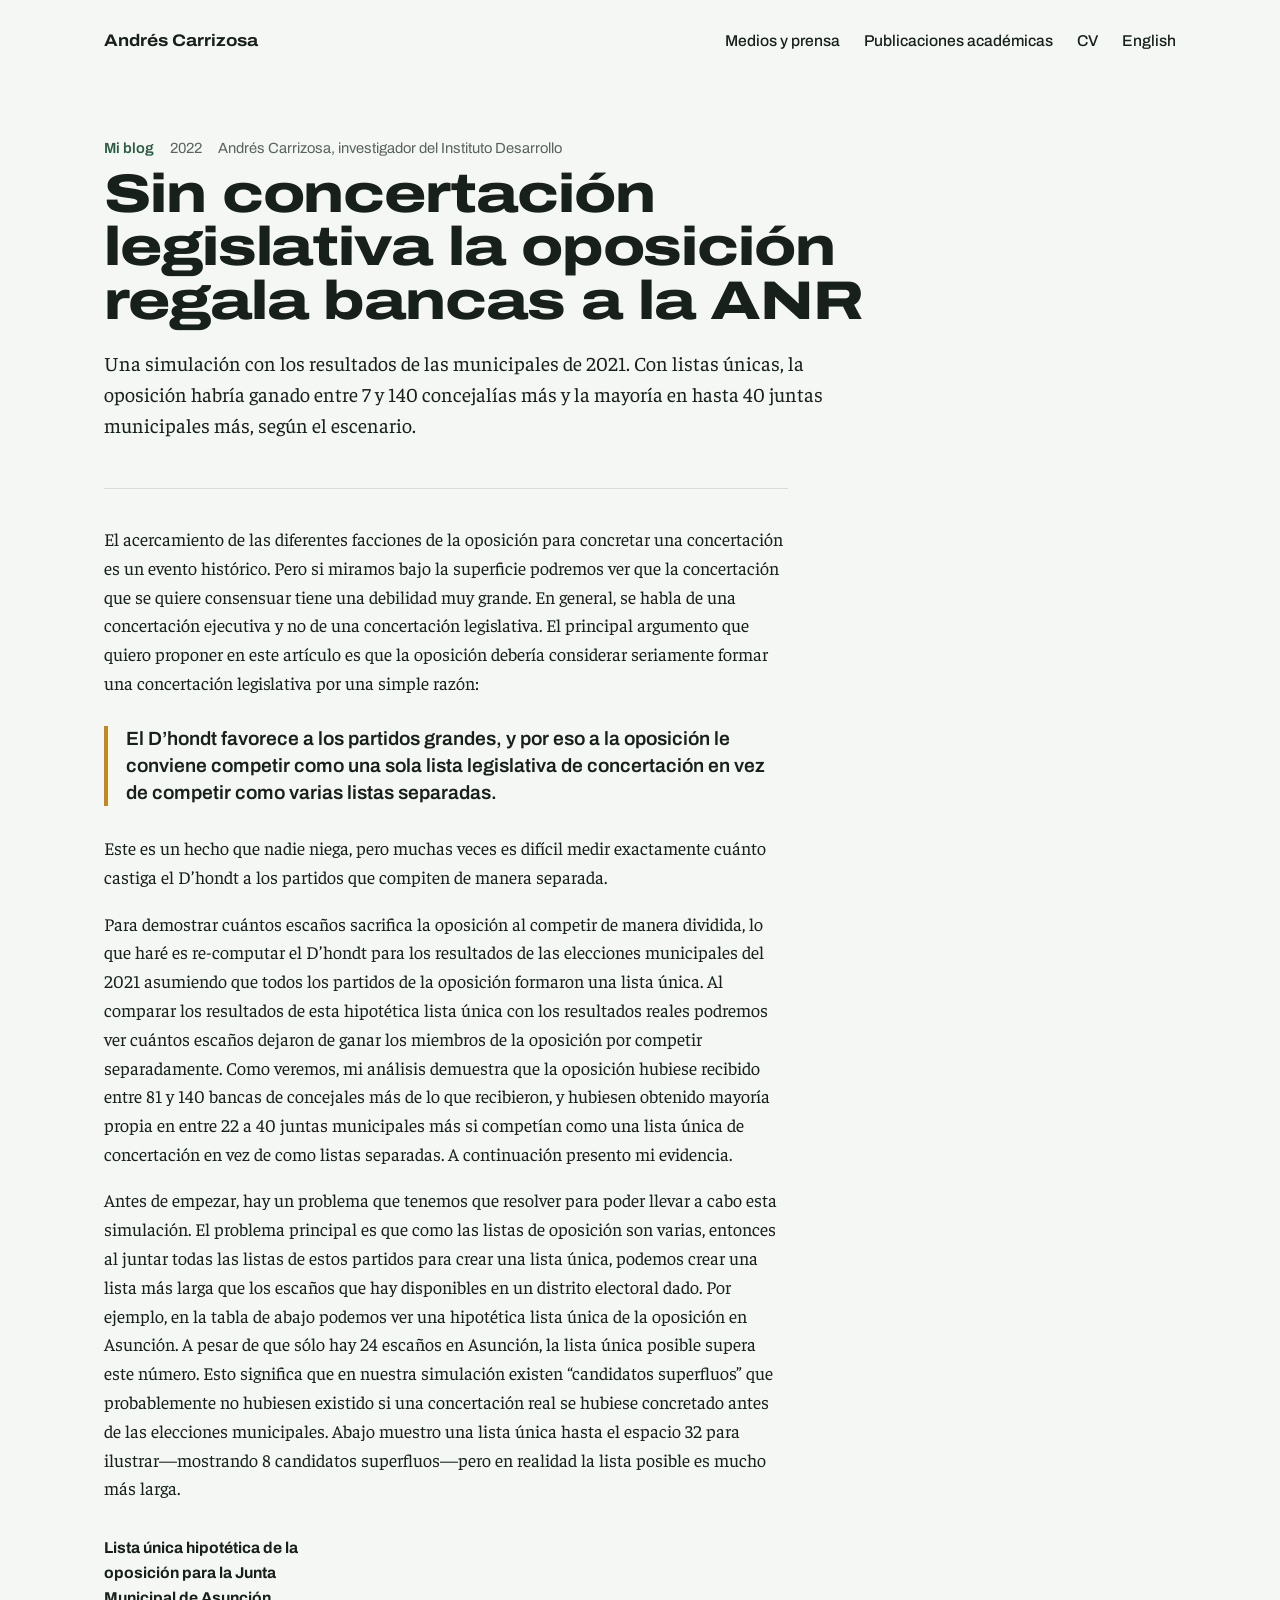
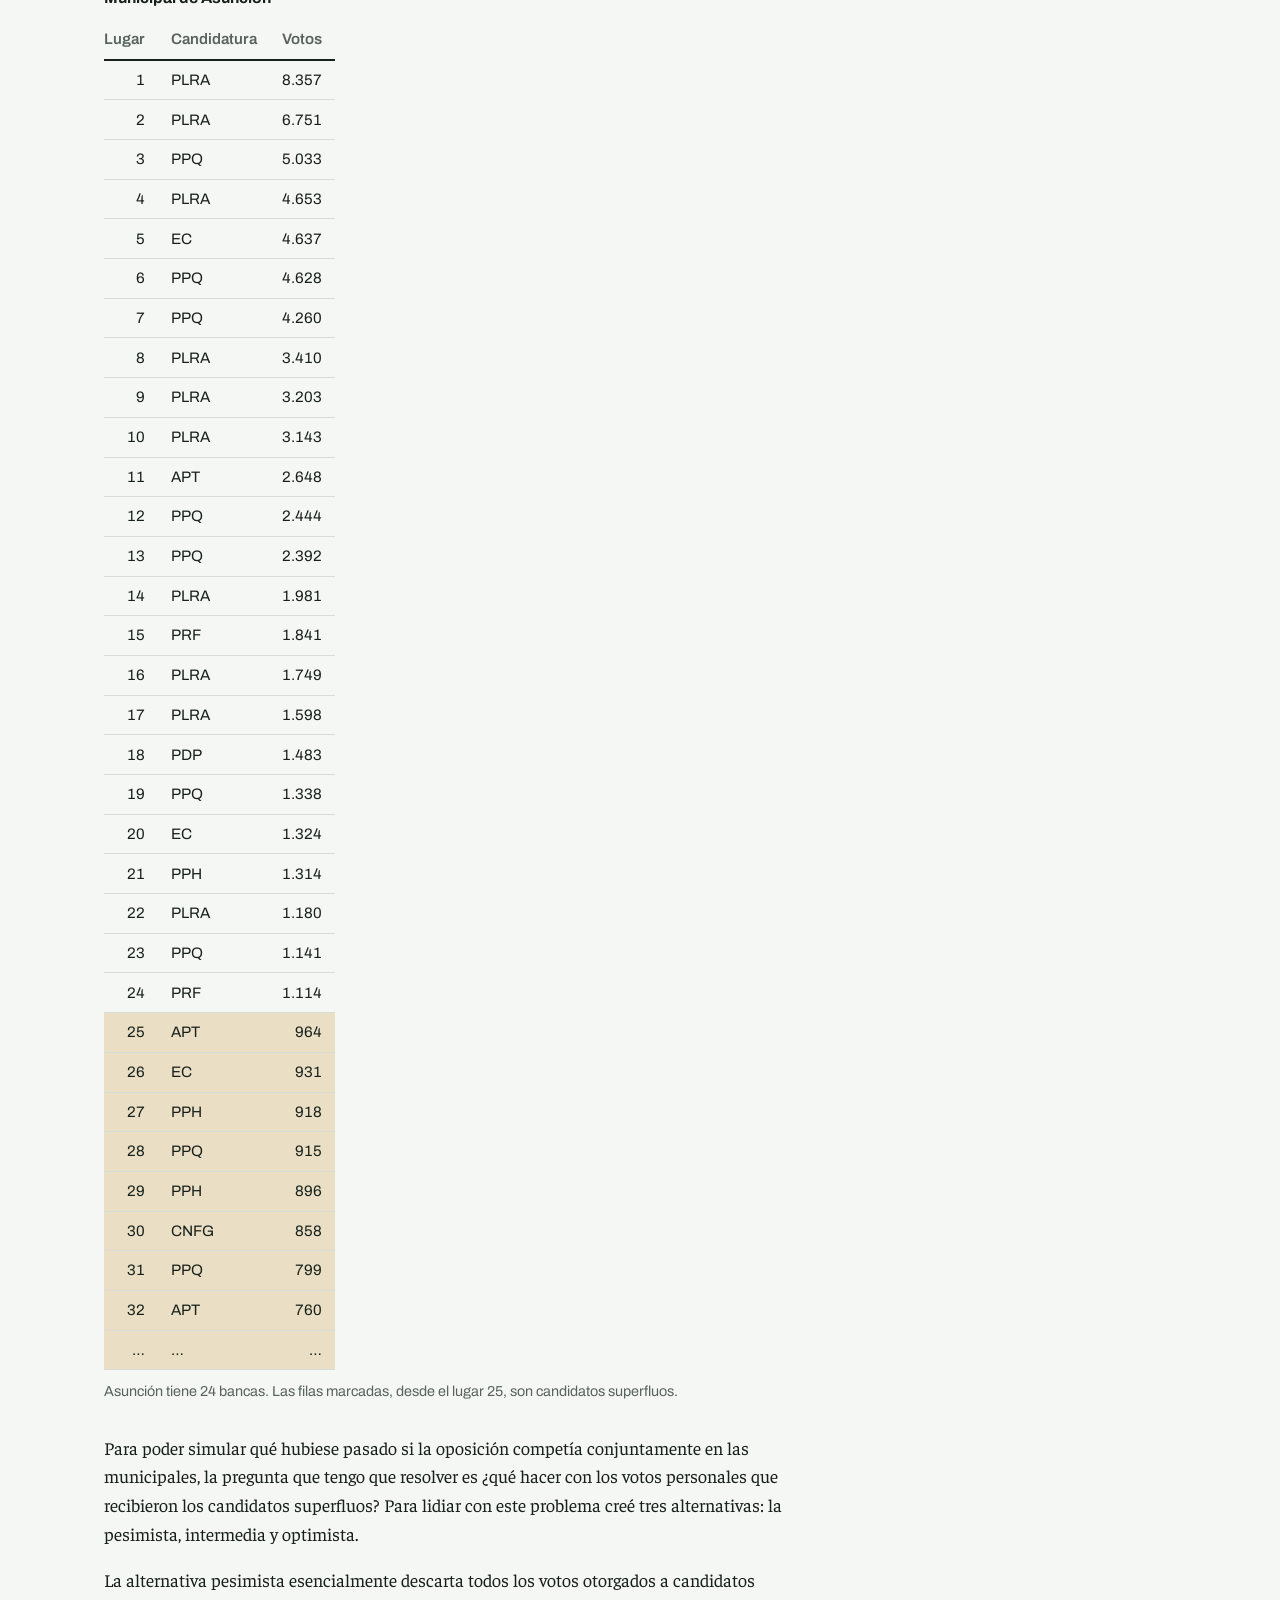
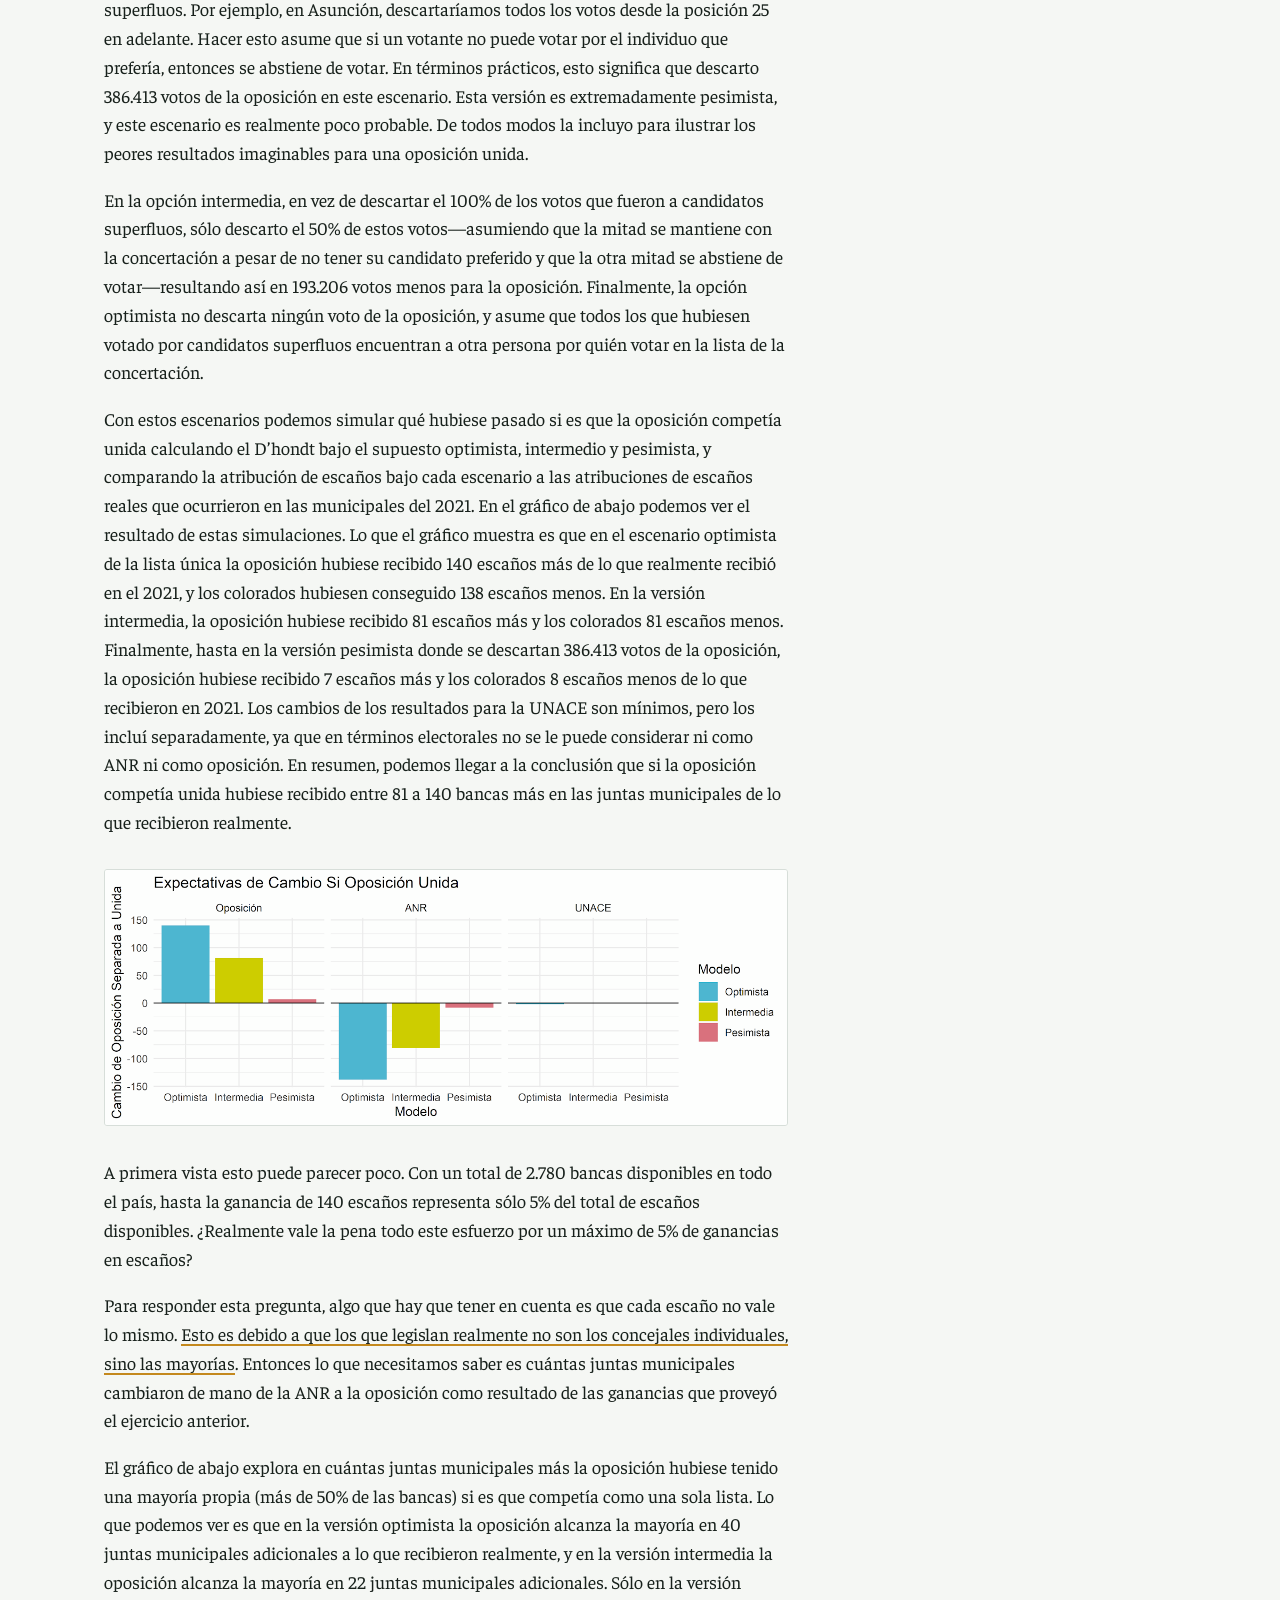
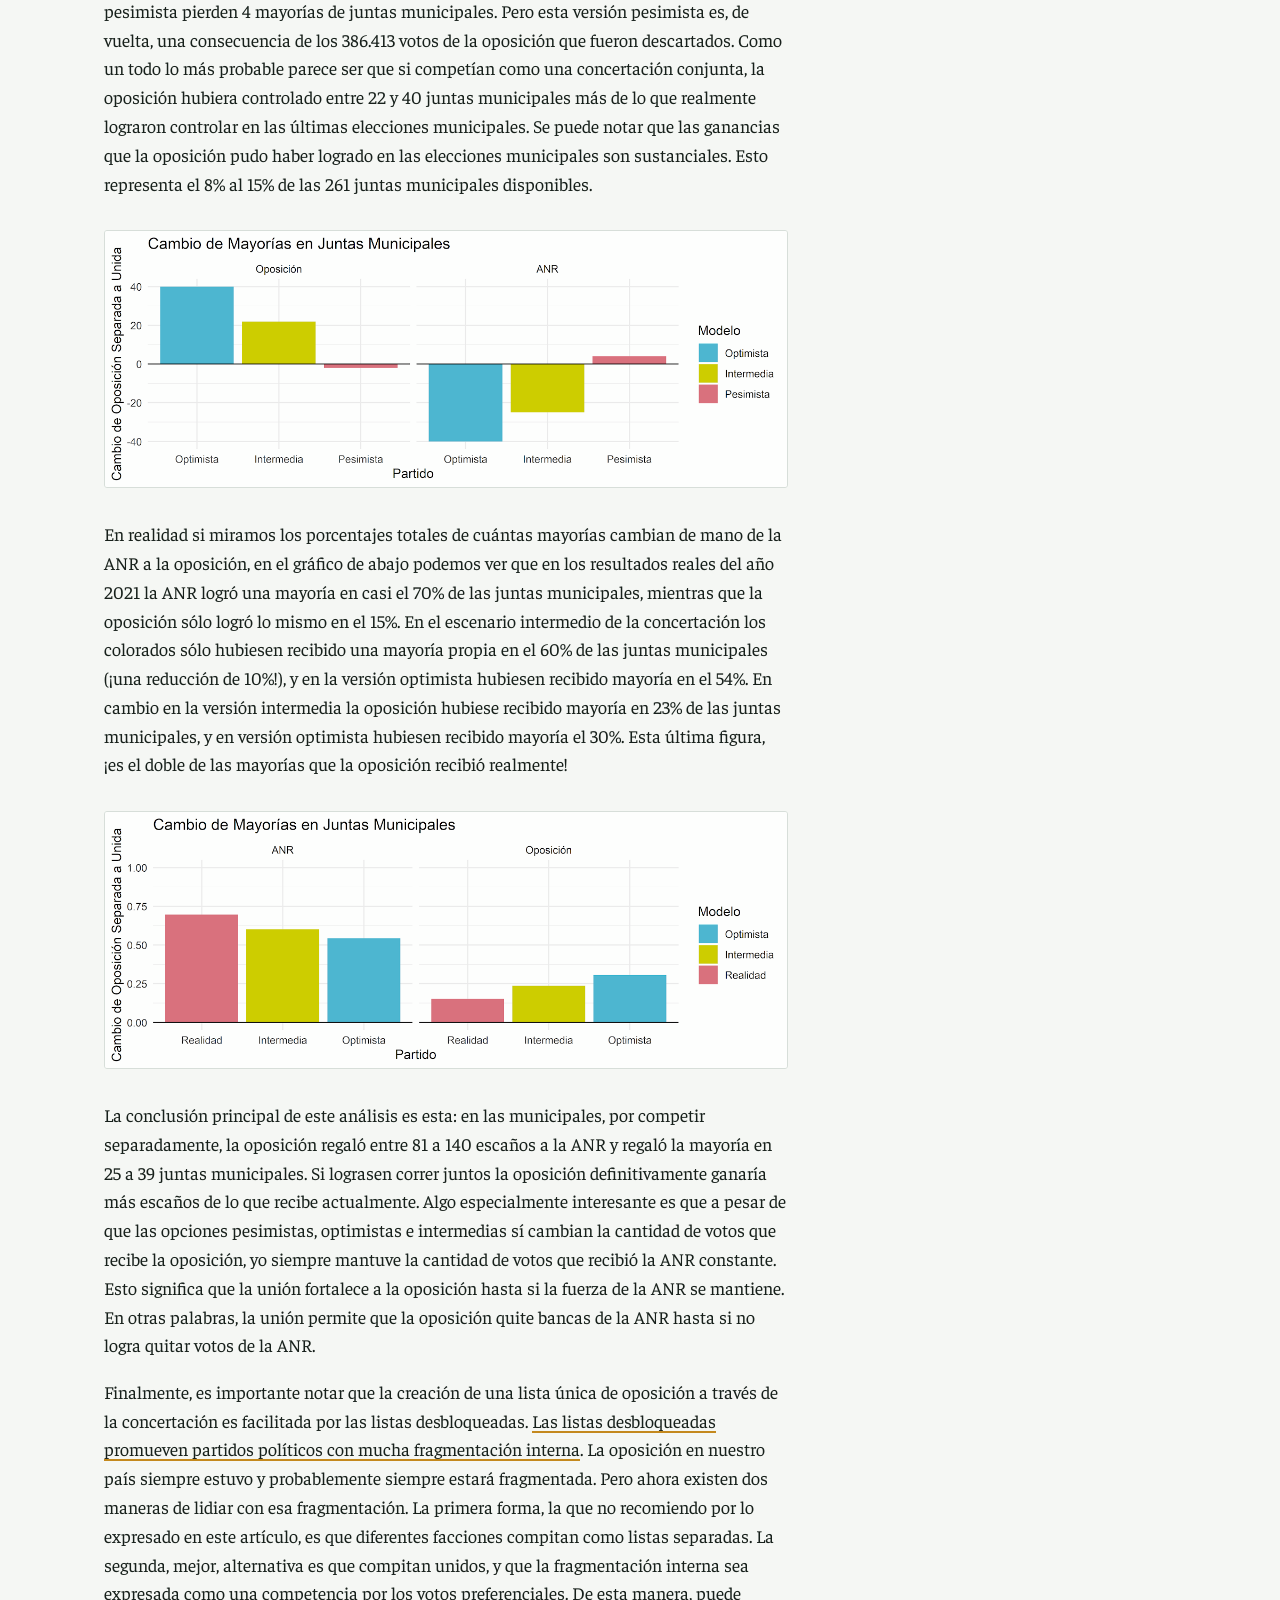
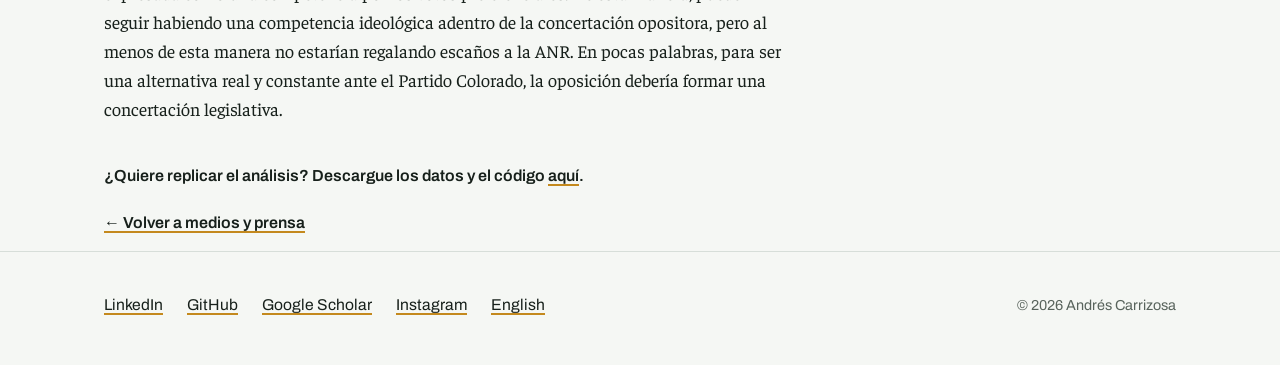
<file: articulos/2022-sin-concertacion.html>
<!DOCTYPE html>
<html lang="es" data-theme="light">
<head>
  <meta charset="utf-8">
  <meta name="viewport" content="width=device-width, initial-scale=1">
  <title>Sin concertación legislativa la oposición regala bancas a la ANR · Andrés Carrizosa</title>
  <meta name="description" content="Una simulación con los resultados de las municipales de 2021. Con listas únicas, la oposición habría ganado entre 7 y 140 concejalías más y la mayoría en hasta 40 juntas municipales más, según el escenario.">
  <link rel="canonical" href="https://www.andycarrizosa.com/articulos/2022-sin-concertacion.html">
  <link rel="icon" href="../assets/favicon.svg" type="image/svg+xml">
  <link rel="preload" href="../assets/fonts/archivo-latin-wdth-normal.woff2" as="font" type="font/woff2" crossorigin>
  <link rel="preload" href="../assets/fonts/faustina-latin-wght-normal.woff2" as="font" type="font/woff2" crossorigin>
  <link rel="stylesheet" href="../assets/site.css">
  <meta property="og:type" content="article">
  <meta property="og:title" content="Sin concertación legislativa la oposición regala bancas a la ANR">
  <meta property="og:description" content="Una simulación con los resultados de las municipales de 2021. Con listas únicas, la oposición habría ganado entre 7 y 140 concejalías más y la mayoría en hasta 40 juntas municipales más, según el escenario.">
  <meta property="og:url" content="https://www.andycarrizosa.com/articulos/2022-sin-concertacion.html">
  <meta property="og:image" content="https://www.andycarrizosa.com/assets/og.png">
  <meta property="og:locale" content="es_PY">
  <meta name="twitter:card" content="summary_large_image">
</head>
<body>
  <a class="saltar" href="#contenido">Saltar al contenido</a>

  <header class="envoltura cabecera">
    <a class="marca" href="../index.html">Andrés Carrizosa</a>
    <nav class="nav" aria-label="Principal">
      <a href="../blog.html">Medios y prensa</a>
      <a href="../publicaciones.html">Publicaciones académicas</a>
      <a href="../cv/Andres_Carrizosa_CV.pdf" target="_blank" rel="noopener">CV</a>
      <a href="../en/index.html" lang="en" hreflang="en">English</a>
    </nav>
  </header>

  <main id="contenido">
    <article>
      <header class="envoltura cabeza-pagina">
        <p class="medio"><a href="../blog.html">Mi blog</a><span>2022</span><span>Andrés Carrizosa, investigador del Instituto Desarrollo</span></p>
        <h1 class="titulo-pagina titulo-articulo">Sin concertación legislativa la oposición regala bancas a la ANR</h1>
        <p class="entrada">Una simulación con los resultados de las municipales de 2021. Con listas únicas, la oposición habría ganado entre 7 y 140 concejalías más y la mayoría en hasta 40 juntas municipales más, según el escenario.</p>
      </header>

      <div class="envoltura">
        <div class="articulo">
      <p>El acercamiento de las diferentes facciones de la oposición para concretar una concertación es un evento histórico. Pero si miramos bajo la superficie podremos ver que la concertación que se quiere consensuar tiene una debilidad muy grande. En general, se habla de una concertación ejecutiva y no de una concertación legislativa. El principal argumento que quiero proponer en este artículo es que la oposición debería considerar seriamente formar una concertación legislativa por una simple razón:</p>
      <p class="destacado">El D’hondt favorece a los partidos grandes, y por eso a la oposición le conviene competir como una sola lista legislativa de concertación en vez de competir como varias listas separadas.</p>
      <p>Este es un hecho que nadie niega, pero muchas veces es difícil medir exactamente cuánto castiga el D’hondt a los partidos que compiten de manera separada.</p>
      <p>Para demostrar cuántos escaños sacrifica la oposición al competir de manera dividida, lo que haré es re-computar el D’hondt para los resultados de las elecciones municipales del 2021 asumiendo que todos los partidos de la oposición formaron una lista única. Al comparar los resultados de esta hipotética lista única con los resultados reales podremos ver cuántos escaños dejaron de ganar los miembros de la oposición por competir separadamente. Como veremos, mi análisis demuestra que la oposición hubiese recibido entre 81 y 140 bancas de concejales más de lo que recibieron, y hubiesen obtenido mayoría propia en entre 22 a 40 juntas municipales más si competían como una lista única de concertación en vez de como listas separadas. A continuación presento mi evidencia.</p>
      <p>Antes de empezar, hay un problema que tenemos que resolver para poder llevar a cabo esta simulación. El problema principal es que como las listas de oposición son varias, entonces al juntar todas las listas de estos partidos para crear una lista única, podemos crear una lista más larga que los escaños que hay disponibles en un distrito electoral dado. Por ejemplo, en la tabla de abajo podemos ver una hipotética lista única de la oposición en Asunción. A pesar de que sólo hay 24 escaños en Asunción, la lista única posible supera este número. Esto significa que en nuestra simulación existen “candidatos superfluos” que probablemente no hubiesen existido si una concertación real se hubiese concretado antes de las elecciones municipales. Abajo muestro una lista única hasta el espacio 32 para ilustrar—mostrando 8 candidatos superfluos—pero en realidad la lista posible es mucho más larga.</p>
      <figure class="cuadro">
        <div class="cuadro-scroll">
        <table>
          <caption>Lista única hipotética de la oposición para la Junta Municipal de Asunción</caption>
          <thead><tr><th scope="col">Lugar</th><th scope="col" class="izq">Candidatura</th><th scope="col">Votos</th></tr></thead>
          <tbody>
            <tr><td>1</td><td class="izq">PLRA</td><td>8.357</td></tr>
            <tr><td>2</td><td class="izq">PLRA</td><td>6.751</td></tr>
            <tr><td>3</td><td class="izq">PPQ</td><td>5.033</td></tr>
            <tr><td>4</td><td class="izq">PLRA</td><td>4.653</td></tr>
            <tr><td>5</td><td class="izq">EC</td><td>4.637</td></tr>
            <tr><td>6</td><td class="izq">PPQ</td><td>4.628</td></tr>
            <tr><td>7</td><td class="izq">PPQ</td><td>4.260</td></tr>
            <tr><td>8</td><td class="izq">PLRA</td><td>3.410</td></tr>
            <tr><td>9</td><td class="izq">PLRA</td><td>3.203</td></tr>
            <tr><td>10</td><td class="izq">PLRA</td><td>3.143</td></tr>
            <tr><td>11</td><td class="izq">APT</td><td>2.648</td></tr>
            <tr><td>12</td><td class="izq">PPQ</td><td>2.444</td></tr>
            <tr><td>13</td><td class="izq">PPQ</td><td>2.392</td></tr>
            <tr><td>14</td><td class="izq">PLRA</td><td>1.981</td></tr>
            <tr><td>15</td><td class="izq">PRF</td><td>1.841</td></tr>
            <tr><td>16</td><td class="izq">PLRA</td><td>1.749</td></tr>
            <tr><td>17</td><td class="izq">PLRA</td><td>1.598</td></tr>
            <tr><td>18</td><td class="izq">PDP</td><td>1.483</td></tr>
            <tr><td>19</td><td class="izq">PPQ</td><td>1.338</td></tr>
            <tr><td>20</td><td class="izq">EC</td><td>1.324</td></tr>
            <tr><td>21</td><td class="izq">PPH</td><td>1.314</td></tr>
            <tr><td>22</td><td class="izq">PLRA</td><td>1.180</td></tr>
            <tr><td>23</td><td class="izq">PPQ</td><td>1.141</td></tr>
            <tr><td>24</td><td class="izq">PRF</td><td>1.114</td></tr>
            <tr class="superfluo"><td>25</td><td class="izq">APT</td><td>964</td></tr>
            <tr class="superfluo"><td>26</td><td class="izq">EC</td><td>931</td></tr>
            <tr class="superfluo"><td>27</td><td class="izq">PPH</td><td>918</td></tr>
            <tr class="superfluo"><td>28</td><td class="izq">PPQ</td><td>915</td></tr>
            <tr class="superfluo"><td>29</td><td class="izq">PPH</td><td>896</td></tr>
            <tr class="superfluo"><td>30</td><td class="izq">CNFG</td><td>858</td></tr>
            <tr class="superfluo"><td>31</td><td class="izq">PPQ</td><td>799</td></tr>
            <tr class="superfluo"><td>32</td><td class="izq">APT</td><td>760</td></tr>
            <tr class="superfluo"><td>…</td><td class="izq">…</td><td>…</td></tr>
          </tbody>
        </table>
        </div>
        <figcaption>Asunción tiene 24 bancas. Las filas marcadas, desde el lugar 25, son candidatos superfluos.</figcaption>
      </figure>
      <p>Para poder simular qué hubiese pasado si la oposición competía conjuntamente en las municipales, la pregunta que tengo que resolver es ¿qué hacer con los votos personales que recibieron los candidatos superfluos? Para lidiar con este problema creé tres alternativas: la pesimista, intermedia y optimista.</p>
      <p>La alternativa pesimista esencialmente descarta todos los votos otorgados a candidatos superfluos. Por ejemplo, en Asunción, descartaríamos todos los votos desde la posición 25 en adelante. Hacer esto asume que si un votante no puede votar por el individuo que prefería, entonces se abstiene de votar. En términos prácticos, esto significa que descarto 386.413 votos de la oposición en este escenario. Esta versión es extremadamente pesimista, y este escenario es realmente poco probable. De todos modos la incluyo para ilustrar los peores resultados imaginables para una oposición unida.</p>
      <p>En la opción intermedia, en vez de descartar el 100% de los votos que fueron a candidatos superfluos, sólo descarto el 50% de estos votos—asumiendo que la mitad se mantiene con la concertación a pesar de no tener su candidato preferido y que la otra mitad se abstiene de votar—resultando así en 193.206 votos menos para la oposición. Finalmente, la opción optimista no descarta ningún voto de la oposición, y asume que todos los que hubiesen votado por candidatos superfluos encuentran a otra persona por quién votar en la lista de la concertación.</p>
      <p>Con estos escenarios podemos simular qué hubiese pasado si es que la oposición competía unida calculando el D’hondt bajo el supuesto optimista, intermedio y pesimista, y comparando la atribución de escaños bajo cada escenario a las atribuciones de escaños reales que ocurrieron en las municipales del 2021. En el gráfico de abajo podemos ver el resultado de estas simulaciones. Lo que el gráfico muestra es que en el escenario optimista de la lista única la oposición hubiese recibido 140 escaños más de lo que realmente recibió en el 2021, y los colorados hubiesen conseguido 138 escaños menos. En la versión intermedia, la oposición hubiese recibido 81 escaños más y los colorados 81 escaños menos. Finalmente, hasta en la versión pesimista donde se descartan 386.413 votos de la oposición, la oposición hubiese recibido 7 escaños más y los colorados 8 escaños menos de lo que recibieron en 2021. Los cambios de los resultados para la UNACE son mínimos, pero los incluí separadamente, ya que en términos electorales no se le puede considerar ni como ANR ni como oposición. En resumen, podemos llegar a la conclusión que si la oposición competía unida hubiese recibido entre 81 a 140 bancas más en las juntas municipales de lo que recibieron realmente.</p>
      <figure class="grafico">
        <img src="img/sin-concertacion-cambio-bancas.png" width="1280" height="480" loading="lazy" alt="Gráfico de barras: cambio en bancas de concejales si la oposición competía unida. Oposición: +140 (optimista), +81 (intermedia), +7 (pesimista). ANR: −138, −81 y −8. UNACE: cambios casi nulos.">
      </figure>
      <p>A primera vista esto puede parecer poco. Con un total de 2.780 bancas disponibles en todo el país, hasta la ganancia de 140 escaños representa sólo 5% del total de escaños disponibles. ¿Realmente vale la pena todo este esfuerzo por un máximo de 5% de ganancias en escaños?</p>
      <p>Para responder esta pregunta, algo que hay que tener en cuenta es que cada escaño no vale lo mismo. <a href="https://tererecomplice.com/2021/10/13/por-que-las-listas-desbloqueadas-debilitan-a-los-votantes/">Esto es debido a que los que legislan realmente no son los concejales individuales, sino las mayorías</a>. Entonces lo que necesitamos saber es cuántas juntas municipales cambiaron de mano de la ANR a la oposición como resultado de las ganancias que proveyó el ejercicio anterior.</p>
      <p>El gráfico de abajo explora en cuántas juntas municipales más la oposición hubiese tenido una mayoría propia (más de 50% de las bancas) si es que competía como una sola lista. Lo que podemos ver es que en la versión optimista la oposición alcanza la mayoría en 40 juntas municipales adicionales a lo que recibieron realmente, y en la versión intermedia la oposición alcanza la mayoría en 22 juntas municipales adicionales. Sólo en la versión pesimista pierden 4 mayorías de juntas municipales. Pero esta versión pesimista es, de vuelta, una consecuencia de los 386.413 votos de la oposición que fueron descartados. Como un todo lo más probable parece ser que si competían como una concertación conjunta, la oposición hubiera controlado entre 22 y 40 juntas municipales más de lo que realmente lograron controlar en las últimas elecciones municipales. Se puede notar que las ganancias que la oposición pudo haber logrado en las elecciones municipales son sustanciales. Esto representa el 8% al 15% de las 261 juntas municipales disponibles.</p>
      <figure class="grafico">
        <img src="img/sin-concertacion-cambio-mayorias.png" width="1280" height="480" loading="lazy" alt="Gráfico de barras: cambio en la cantidad de juntas municipales con mayoría propia. Oposición: +40 (optimista), +22 (intermedia), −2 (pesimista). ANR: −40, −25 y +4.">
      </figure>
      <p>En realidad si miramos los porcentajes totales de cuántas mayorías cambian de mano de la ANR a la oposición, en el gráfico de abajo podemos ver que en los resultados reales del año 2021 la ANR logró una mayoría en casi el 70% de las juntas municipales, mientras que la oposición sólo logró lo mismo en el 15%. En el escenario intermedio de la concertación los colorados sólo hubiesen recibido una mayoría propia en el 60% de las juntas municipales (¡una reducción de 10%!), y en la versión optimista hubiesen recibido mayoría en el 54%. En cambio en la versión intermedia la oposición hubiese recibido mayoría en 23% de las juntas municipales, y en versión optimista hubiesen recibido mayoría el 30%. Esta última figura, ¡es el doble de las mayorías que la oposición recibió realmente!</p>
      <figure class="grafico">
        <img src="img/sin-concertacion-porcentaje-mayorias.png" width="1280" height="480" loading="lazy" alt="Gráfico de barras: proporción de juntas municipales con mayoría propia. ANR: 70% en la realidad, 60% en el escenario intermedio y 54% en el optimista. Oposición: 15%, 23% y 30%.">
      </figure>
      <p>La conclusión principal de este análisis es esta: en las municipales, por competir separadamente, la oposición regaló entre 81 a 140 escaños a la ANR y regaló la mayoría en 25 a 39 juntas municipales. Si lograsen correr juntos la oposición definitivamente ganaría más escaños de lo que recibe actualmente. Algo especialmente interesante es que a pesar de que las opciones pesimistas, optimistas e intermedias sí cambian la cantidad de votos que recibe la oposición, yo siempre mantuve la cantidad de votos que recibió la ANR constante. Esto significa que la unión fortalece a la oposición hasta si la fuerza de la ANR se mantiene. En otras palabras, la unión permite que la oposición quite bancas de la ANR hasta si no logra quitar votos de la ANR.</p>
      <p>Finalmente, es importante notar que la creación de una lista única de oposición a través de la concertación es facilitada por las listas desbloqueadas. <a href="2021-08-22-fragmentacion.html">Las listas desbloqueadas promueven partidos políticos con mucha fragmentación interna</a>. La oposición en nuestro país siempre estuvo y probablemente siempre estará fragmentada. Pero ahora existen dos maneras de lidiar con esa fragmentación. La primera forma, la que no recomiendo por lo expresado en este artículo, es que diferentes facciones compitan como listas separadas. La segunda, mejor, alternativa es que compitan unidos, y que la fragmentación interna sea expresada como una competencia por los votos preferenciales. De esta manera, puede seguir habiendo una competencia ideológica adentro de la concertación opositora, pero al menos de esta manera no estarían regalando escaños a la ANR. En pocas palabras, para ser una alternativa real y constante ante el Partido Colorado, la oposición debería formar una concertación legislativa.</p>
      <p class="nota-datos">¿Quiere replicar el análisis? Descargue los datos y el código <a href="https://drive.google.com/drive/folders/1vNa38AfOWFQSn5SNymzKXJpIEMvY1Zgl?usp=sharing">aquí</a>.</p>

      <p class="volver"><a class="enlace-simple" href="../blog.html">← Volver a medios y prensa</a></p>
        </div>
      </div>
    </article>
  </main>

  <footer class="pie">
    <div class="envoltura pie-grid">
      <ul class="contacto" aria-label="Perfiles">
        <li><a href="https://www.linkedin.com/in/andycarrizosa/">LinkedIn</a></li>
        <li><a href="https://github.com/acarrizosa">GitHub</a></li>
        <li><a href="https://scholar.google.com/citations?user=PXVpDvkAAAAJ&amp;hl=es">Google Scholar</a></li>
        <li><a href="https://www.instagram.com/andycarrizosa/">Instagram</a></li>
        <li><a href="../en/index.html" lang="en" hreflang="en">English</a></li>
      </ul>
      <p class="derechos">© 2026 Andrés Carrizosa</p>
    </div>
  </footer>
</body>
</html>
</file>
<file: assets/site.css>
/* Sitio de Andrés Carrizosa
   Plan: papel claro con un leve tono verde, tinta verde casi negra, verde yerba como color principal
   y ocre para subrayados. Títulos en Archivo ancha; textos para leer en Faustina.
   Diseño: todo alineado a la izquierda, con una columna angosta al margen para años y fechas.
   El hemiciclo de 45 bancas (el Senado paraguayo) es el único elemento llamativo; los íconos de «Qué hago» usan los mismos puntos. */

@font-face {
  font-family: "Archivo";
  src: url("fonts/archivo-latin-wdth-normal.woff2") format("woff2");
  font-weight: 100 900;
  font-stretch: 62% 125%;
  font-style: normal;
  font-display: swap;
}
@font-face {
  font-family: "Faustina";
  src: url("fonts/faustina-latin-wght-normal.woff2") format("woff2");
  font-weight: 300 800;
  font-style: normal;
  font-display: swap;
}
@font-face {
  font-family: "Faustina";
  src: url("fonts/faustina-latin-wght-italic.woff2") format("woff2");
  font-weight: 300 800;
  font-style: italic;
  font-display: swap;
}

:root {
  --papel: #f5f7f4;
  --tinta: #17201b;
  --gris: #58635c;
  --linea: #d7ded9;
  --yerba: #2d5c44;
  --ocre: #c4891e;
  --hoja: #8dc4a5;
  --sobre-yerba: #f5f7f4;
  --display: "Archivo", "Helvetica Neue", Arial, sans-serif;
  --texto: "Faustina", Georgia, "Times New Roman", serif;
  --ancho: 72rem;
  --margen: 8.5rem;
  --canal: clamp(1rem, 4vw, 2.5rem);
  color-scheme: light;
}

@media (prefers-color-scheme: dark) {
  :root:not([data-theme="light"]) {
    --papel: #0f1512;
    --tinta: #e4ebe6;
    --gris: #a0ada5;
    --linea: #28332d;
    --yerba: #8dc4a5;
    --ocre: #e2b252;
    --hoja: #4f8067;
    --sobre-yerba: #0f1512;
    color-scheme: dark;
  }
}
:root[data-theme="dark"] {
  --papel: #0f1512;
  --tinta: #e4ebe6;
  --gris: #a0ada5;
  --linea: #28332d;
  --yerba: #8dc4a5;
  --ocre: #e2b252;
  --hoja: #4f8067;
  --sobre-yerba: #0f1512;
  color-scheme: dark;
}

/* Base */
*,
*::before,
*::after { box-sizing: border-box; }
[hidden] { display: none !important; }
html { -webkit-text-size-adjust: 100%; }
body {
  margin: 0;
  background: var(--papel);
  color: var(--tinta);
  font-family: var(--texto);
  font-size: 1.125rem;
  line-height: 1.6;
  font-optical-sizing: auto;
}
img, svg { max-width: 100%; }
p { margin: 0; }
cite { font-style: italic; }

a {
  color: inherit;
  text-decoration-line: underline;
  text-decoration-color: var(--ocre);
  text-decoration-thickness: 2px;
  text-underline-offset: 0.18em;
}
a:hover { color: var(--yerba); }
:focus-visible {
  outline: 3px solid var(--yerba);
  outline-offset: 3px;
  border-radius: 2px;
}

.saltar {
  position: absolute;
  left: -999rem;
  top: 0.75rem;
  background: var(--papel);
  padding: 0.5rem 1rem;
  font-family: var(--display);
  z-index: 10;
}
.saltar:focus { left: 1rem; }

.envoltura {
  max-width: var(--ancho);
  margin-inline: auto;
  padding-inline: var(--canal);
}

/* Cabecera */
.cabecera {
  display: flex;
  flex-wrap: wrap;
  align-items: baseline;
  justify-content: space-between;
  gap: 0.75rem 2rem;
  padding-block: 1.5rem;
}
.marca {
  font-family: var(--display);
  font-stretch: 112%;
  font-weight: 700;
  font-size: 1.05rem;
  text-decoration: none;
}
.redes {
  display: flex;
  align-items: center;
  gap: 1.1rem;
  align-self: center;
}
.redes a {
  display: inline-flex;
  color: var(--tinta);
  padding: 0.25rem;
  margin: -0.25rem;
  border-bottom: 2px solid transparent;
  transition: color 0.15s, border-color 0.15s;
}
.redes a:hover { color: var(--yerba); border-bottom-color: var(--ocre); }
.redes svg { width: 1.2rem; height: 1.2rem; fill: currentColor; display: block; }
.nav {
  display: flex;
  flex-wrap: wrap;
  gap: 0.25rem 1.5rem;
  font-family: var(--display);
  font-size: 0.98rem;
  font-weight: 500;
}
.nav a { text-decoration: none; padding-block: 0.25rem; }
.nav a:hover { text-decoration: underline; text-decoration-color: var(--ocre); }
.nav a[aria-current="page"] {
  text-decoration: underline;
  text-decoration-color: var(--ocre);
  text-decoration-thickness: 3px;
  text-underline-offset: 0.45em;
}

/* Portada */
/* El hemiciclo va en la misma fila que el nombre; el texto va debajo. El ancho del hemiciclo está
   en em del nombre para que siempre mida lo mismo que las dos líneas: de la punta de la «d» a la base de «Carrizosa». */
.portada {
  --cuerpo-nombre: min(9.5vw, clamp(2.6rem, 8vw, 6rem));
  display: grid;
  grid-template-columns: minmax(0, 1fr) auto;
  gap: 1.5rem 1rem;
  align-items: end;
  padding-block: clamp(1.5rem, 4vw, 3rem) clamp(1.5rem, 4vw, 2.5rem);
}
.nombre {
  font-family: var(--display);
  font-stretch: 125%;
  font-weight: 800;
  font-size: var(--cuerpo-nombre);
  line-height: 0.92;
  letter-spacing: -0.02em;
  margin: 0;
}
.nombre span { display: block; }
.rol {
  font-family: var(--display);
  font-weight: 500;
  font-size: clamp(1.1rem, 2vw, 1.35rem);
  line-height: 1.35;
  margin-bottom: 1.5rem;
  text-wrap: balance;
}
.entrada {
  font-size: 1.25rem;
  line-height: 1.55;
  max-width: 34em;
}
.entrada + .entrada { margin-top: 1rem; }

.acciones {
  display: flex;
  flex-wrap: wrap;
  align-items: center;
  gap: 0.75rem 1.25rem;
  margin-top: 2rem;
}
.boton {
  display: inline-block;
  font-family: var(--display);
  font-weight: 600;
  font-size: 1rem;
  line-height: 1.2;
  text-decoration: none;
  padding: 0.8rem 1.2rem;
  border: 2px solid var(--yerba);
  border-radius: 3px;
}
.boton-principal { background: var(--yerba); color: var(--sobre-yerba); }
.boton-principal:hover {
  color: var(--sobre-yerba);
  background: color-mix(in srgb, var(--yerba) 82%, var(--tinta));
  border-color: color-mix(in srgb, var(--yerba) 82%, var(--tinta));
}
.boton-secundario { color: var(--yerba); }
.boton-secundario:hover { background: color-mix(in srgb, var(--yerba) 10%, transparent); }
.enlace-simple { font-family: var(--display); font-weight: 600; font-size: 1rem; }

.portada-texto { grid-column: 1 / -1; }
.portada-texto > :last-child { margin-bottom: 0; }
.hemiciclo {
  font-size: var(--cuerpo-nombre);
  width: 3.15em;
  margin: 0 0 0.108em;
}
.hemiciclo svg { display: block; width: 100%; height: auto; }
.hemiciclo circle { fill: var(--yerba); }
.hemiciclo figcaption {
  margin-top: 1.25rem;
  font-size: 1rem;
  line-height: 1.5;
  color: var(--gris);
  max-width: 28em;
}
.hemiciclo circle.bloque-a { fill: var(--yerba); }
.hemiciclo circle.bloque-b { fill: var(--ocre); }
@media (prefers-reduced-motion: no-preference) {
  .hemiciclo circle {
    animation: banca 450ms ease-out backwards;
    animation-delay: calc(var(--orden, var(--i)) * 45ms + 250ms);
  }
}
@keyframes banca {
  from { fill: var(--linea); }
}

/* Secciones */
/* La línea de arriba de cada sección queda alineada con el texto, no con el borde de la caja. */
.seccion {
  background-image: linear-gradient(var(--linea), var(--linea));
  background-repeat: no-repeat;
  background-position: center top;
  background-size: calc(100% - 2 * var(--canal)) 1px;
  padding-block: clamp(2.5rem, 6vw, 4.5rem);
}
.seccion-cabeza {
  display: flex;
  flex-wrap: wrap;
  align-items: baseline;
  justify-content: space-between;
  gap: 0.5rem 2rem;
  margin-bottom: 2.25rem;
}
h1, h2, h3 { text-wrap: balance; }
.titulo-seccion {
  font-family: var(--display);
  font-stretch: 112%;
  font-weight: 700;
  font-size: clamp(1.6rem, 3vw, 2.1rem);
  line-height: 1.15;
  letter-spacing: -0.01em;
  margin: 0;
}
.titulo-pagina {
  font-family: var(--display);
  font-stretch: 125%;
  font-weight: 800;
  font-size: clamp(2.2rem, 6vw, 4.25rem);
  line-height: 0.98;
  letter-spacing: -0.02em;
  margin: 0 0 1.25rem;
}
.cabeza-pagina { padding-block: clamp(2rem, 5vw, 3.5rem) clamp(2rem, 4vw, 3rem); }
.cabeza-pagina .entrada { max-width: 36em; }

/* Listas con columna al margen */
.lista {
  list-style: none;
  margin: 0;
  padding: 0;
  display: grid;
  gap: 2.25rem;
}
.fila {
  display: grid;
  grid-template-columns: var(--margen) minmax(0, 1fr);
  gap: 0 2rem;
}
.fecha {
  font-family: var(--display);
  font-size: 0.95rem;
  font-weight: 500;
  color: var(--gris);
  font-variant-numeric: tabular-nums;
  padding-top: 0.3rem;
}
.medio {
  display: flex;
  flex-wrap: wrap;
  gap: 0.15rem 1rem;
  font-family: var(--display);
  font-size: 0.92rem;
  color: var(--gris);
  margin-bottom: 0.4rem;
}
.medio strong { color: var(--tinta); font-weight: 600; }
.titulo-escrito {
  font-family: var(--texto);
  font-weight: 600;
  font-size: clamp(1.25rem, 2.2vw, 1.5rem);
  line-height: 1.3;
  margin: 0 0 0.5rem;
  max-width: 36em;
}
.titulo-escrito a { text-decoration-color: transparent; }
.titulo-escrito a:hover,
.titulo-escrito a:focus-visible { text-decoration-color: var(--ocre); }
.resumen { color: var(--gris); max-width: 38em; }

/* Bloques por año o por tipo (blog y publicaciones) */
.grupo {
  display: grid;
  grid-template-columns: var(--margen) minmax(0, 1fr);
  gap: 0.75rem 2rem;
  border-top: 1px solid var(--linea);
  padding-block: 2.25rem;
}
.grupo-titulo {
  font-family: var(--display);
  font-stretch: 125%;
  font-weight: 800;
  font-size: 1.6rem;
  line-height: 1.1;
  color: var(--yerba);
  margin: 0;
  font-variant-numeric: tabular-nums;
}
.grupo-titulo.texto { font-stretch: 112%; font-weight: 700; font-size: 1.15rem; color: var(--tinta); padding-top: 0.2rem; }

/* Filtros del blog */
.filtros {
  display: flex;
  flex-wrap: wrap;
  gap: 0.5rem;
  margin-top: 2rem;
}
.filtro {
  font-family: var(--display);
  font-size: 0.95rem;
  font-weight: 600;
  color: var(--tinta);
  background: transparent;
  border: 1.5px solid var(--linea);
  border-radius: 999px;
  padding: 0.45rem 0.95rem;
  cursor: pointer;
}
.filtro:hover { border-color: var(--yerba); }
.filtro .cuenta { font-weight: 500; color: var(--gris); }
.filtro[aria-pressed="true"] { background: var(--tinta); border-color: var(--tinta); color: var(--papel); }
.filtro[aria-pressed="true"] .cuenta { color: inherit; opacity: 0.75; }
.estado { font-family: var(--display); font-size: 0.92rem; color: var(--gris); margin-top: 0.85rem; }

/* Tarjetas de la portada (Medios y prensa) */
.tarjetas {
  list-style: none;
  margin: 0;
  padding: 0;
  display: grid;
  grid-template-columns: repeat(4, minmax(0, 1fr));
  gap: 1.25rem;
}
.tarjeta {
  position: relative;
  min-height: 17rem;
  display: flex;
  flex-direction: column;
  padding: 1.25rem 1.25rem 1.1rem;
  border: 1px solid var(--linea);
  border-top: 4px solid var(--yerba);
  border-radius: 3px;
  background: color-mix(in srgb, var(--papel) 85%, var(--linea));
  transition: border-color 0.15s, transform 0.15s;
}
.tarjeta:hover { border-color: var(--yerba); transform: translateY(-2px); }
.tarjeta:hover .titulo-escrito a { text-decoration-color: var(--ocre); }
.tarjeta .medio { margin-bottom: 0.75rem; }
.tarjeta .titulo-escrito { font-size: 1.2rem; line-height: 1.28; margin-bottom: 0.6rem; }
.tarjeta .titulo-escrito a::after { content: ""; position: absolute; inset: 0; }
.tarjeta .resumen { font-size: 0.98rem; line-height: 1.5; }
.tarjeta-fecha {
  margin-top: auto;
  padding-top: 0.9rem;
  font-family: var(--display);
  font-size: 0.88rem;
  font-weight: 500;
  color: var(--gris);
  font-variant-numeric: tabular-nums;
}
.tarjetas + .acciones { margin-top: 2rem; }

/* Qué hago: dos cuadros en la portada, lado a lado, con subcuadros adentro.
   Los bordes llevan los dos colores del hemiciclo. Con subgrid, los títulos, los subcuadros y los pies
   de los dos cuadros quedan a la misma altura. */
.paneles {
  grid-column: 1 / -1;
  display: grid;
  grid-template-columns: minmax(0, 4fr) minmax(0, 3fr);
  grid-template-rows: auto auto 1fr auto;
  gap: 0 1.25rem;
}
.panel {
  grid-row: span 4;
  display: grid;
  grid-template-rows: subgrid;
  align-content: start;
  row-gap: 0.6rem;
  padding: 1.1rem 1.25rem 1.25rem;
  border: 1px solid var(--linea);
  border-top: 4px solid var(--yerba);
  border-radius: 3px;
  background: color-mix(in srgb, var(--papel) 85%, var(--linea));
}
.panel-politica { border-top-color: var(--ocre); }
.panel h2 {
  font-family: var(--display);
  font-stretch: 112%;
  font-weight: 700;
  font-size: 1.35rem;
  line-height: 1.2;
  letter-spacing: -0.01em;
  margin: 0;
}
.panel-intro { font-size: 1rem; line-height: 1.4; text-wrap: balance; }
.panel-pie { font-size: 1rem; line-height: 1.4; }
.portada-paneles > .acciones { grid-column: 1 / -1; margin-top: 0; justify-content: center; gap: 0.6rem 0.75rem; }
.areas {
  list-style: none;
  margin: 0.2rem 0;
  padding: 0;
  display: grid;
  grid-auto-rows: 1fr;
  gap: 0.75rem;
}
.panel-datos .areas { grid-template-columns: repeat(2, minmax(0, 1fr)); }
.area {
  display: grid;
  grid-template-columns: 3.25rem minmax(0, 1fr);
  grid-template-rows: auto auto 1fr;
  column-gap: 0.85rem;
  padding: 0.8rem 0.9rem;
  border: 1px solid var(--linea);
  border-radius: 3px;
  background: var(--papel);
}
.area-icono { grid-row: 1 / -1; display: block; width: 100%; height: auto; margin-top: 0.15rem; fill: var(--yerba); }
.area-icono .ocre { fill: var(--ocre); }
.area-icono .hoja { fill: var(--hoja); }
.area h3 {
  font-family: var(--display);
  font-stretch: 103%;
  font-weight: 650;
  font-size: 1rem;
  line-height: 1.25;
  margin: 0 0 0.25rem;
}
.area p { font-size: 1rem; line-height: 1.35; color: var(--gris); text-wrap: balance; }
.area .pregunta { color: var(--tinta); }

/* En escritorio los dos cuadros entran enteros en la primera pantalla: la página de inicio es un poco más ancha,
   el ícono va al lado del título y, si la ventana es baja, se achican el nombre y los espacios. */
@media (min-width: 64rem) {
  .inicio { --ancho: 80rem; }
  .portada-paneles {
    --cuerpo-nombre: clamp(2.6rem, min(8vw, 40vh - 16.75rem), 6rem);
    row-gap: clamp(0.7rem, 2.2vh, 1.5rem);
    padding-block: clamp(0rem, 2.5vh, 2rem) clamp(1rem, 4vh, 3rem);
  }
  .area {
    grid-template-columns: 2.9rem minmax(0, 1fr);
    grid-template-rows: auto auto 1fr;
    align-items: center;
  }
  .area-icono { grid-row: 1; margin: 0; }
  .area h3 { margin: 0; }
  .area p { grid-column: 1 / -1; align-self: start; }
  .area .pregunta { margin-top: 0.35rem; }
}
@media (min-width: 64rem) and (max-height: 52rem), (min-width: 64rem) and (max-width: 79.99rem) and (max-height: 60rem) {
  .inicio .cabecera { padding-block: 0.6rem; }
  .inicio .portada-paneles {
    --cuerpo-nombre: clamp(2.6rem, 10vh - 0.8rem, 4.5rem);
    row-gap: 0.65rem;
    padding-top: 0.15rem;
  }
  .inicio .rol { font-size: 1.1rem; }
  .panel { row-gap: 0.4rem; padding: 0.7rem 1rem 0.8rem; }
  .panel h2 { font-size: 1.2rem; }
  .panel-intro { font-size: 0.97rem; line-height: 1.35; }
  .panel-pie { font-size: 0.93rem; line-height: 1.3; }
  .portada-paneles > .acciones .boton { font-size: 0.9rem; padding: 0.35rem 0.8rem; }
  .areas { gap: 0.6rem; }
  .area { padding: 0.5rem 0.75rem 0.55rem; }
  .area p { font-size: 0.95rem; line-height: 1.3; }
  .area .pregunta { margin-top: 0.2rem; }
}

/* Trayectoria */
.cargo {
  font-family: var(--display);
  font-weight: 650;
  font-size: 1.15rem;
  line-height: 1.3;
  margin: 0;
}
.organizacion { font-family: var(--display); font-size: 0.98rem; color: var(--gris); margin: 0.15rem 0 0.5rem; }
.detalle { max-width: 38em; }
.detalle li + li { margin-top: 0.35rem; }
ul.detalle { margin: 0; padding-left: 1.1rem; }

/* Libro */
.libro {
  display: grid;
  grid-template-columns: 10.5rem minmax(0, 1fr);
  gap: 2.25rem;
  align-items: start;
}
.tapa {
  display: block;
  border-radius: 2px 4px 4px 2px;
  overflow: hidden;
  box-shadow: 0 1px 2px color-mix(in srgb, var(--tinta) 18%, transparent), 0 6px 18px color-mix(in srgb, var(--tinta) 14%, transparent);
  transition: transform 0.15s;
}
.tapa:hover { transform: translateY(-2px); }
.tapa img { display: block; width: 100%; height: auto; }
.libro .medio { margin-bottom: 0.75rem; }
.libro .acciones { margin-top: 1.25rem; }

/* Citas académicas */
.cita { max-width: 40em; }
.cita + .resumen { margin-top: 0.5rem; }
.pub + .pub { margin-top: 2rem; }
.doi { font-family: var(--display); font-size: 0.92rem; margin-top: 0.5rem; }

/* Artículos propios */
.titulo-articulo { font-size: clamp(2rem, 5vw, 3.4rem); max-width: 18em; }
.cabeza-pagina .medio a { color: var(--yerba); font-weight: 600; text-decoration: none; }
.articulo {
  max-width: 38em;
  border-top: 1px solid var(--linea);
  padding-block: 2.25rem 1rem;
}
.articulo > p + p { margin-top: 1.1rem; }
.articulo h2 {
  font-family: var(--display);
  font-stretch: 112%;
  font-weight: 700;
  font-size: 1.5rem;
  line-height: 1.2;
  margin: 2.75rem 0 1rem;
}
.articulo h3 {
  font-family: var(--display);
  font-weight: 650;
  font-size: 1.2rem;
  line-height: 1.3;
  margin: 2rem 0 0.75rem;
}
.articulo .destacado {
  font-family: var(--display);
  font-weight: 600;
  font-size: 1.2rem;
  line-height: 1.4;
  border-left: 4px solid var(--ocre);
  padding-left: 1.1rem;
  margin-block: 1.75rem;
}
.articulo .nota-datos {
  margin-top: 2.5rem;
  font-family: var(--display);
  font-size: 1rem;
  font-weight: 600;
}
.cuadro .izq { text-align: left; }
.cuadro tr.superfluo td { background: color-mix(in srgb, var(--ocre) 22%, transparent); }
.cuadro tr.superfluo td:first-child { padding-left: 0.4rem; }
.articulo sup a { text-decoration: none; color: var(--yerba); font-weight: 700; padding-inline: 0.1em; }
.articulo figure { margin: 2rem 0; }
.articulo figcaption {
  font-family: var(--display);
  font-size: 0.9rem;
  line-height: 1.45;
  color: var(--gris);
  margin-top: 0.65rem;
}
.cuadro-scroll { overflow-x: auto; }
.cuadro table {
  border-collapse: collapse;
  font-family: var(--display);
  font-size: 0.95rem;
  font-variant-numeric: tabular-nums;
}
.cuadro caption {
  text-align: left;
  font-weight: 700;
  font-size: 0.98rem;
  padding-bottom: 0.6rem;
}
.cuadro th, .cuadro td {
  padding: 0.45rem 0.8rem;
  text-align: right;
  border-bottom: 1px solid var(--linea);
  white-space: nowrap;
}
.cuadro th:first-child, .cuadro td:first-child { padding-left: 0; }
.cuadro th[scope="row"] { text-align: left; font-weight: 600; }
.cuadro thead th { font-weight: 600; color: var(--gris); border-bottom: 2px solid var(--tinta); }
.cuadro tfoot th, .cuadro tfoot td { font-weight: 700; border-top: 2px solid var(--tinta); border-bottom: 0; }
.cuadro td.electo {
  background: color-mix(in srgb, var(--yerba) 16%, transparent);
  color: var(--tinta);
  font-weight: 700;
  box-shadow: inset 0 -3px 0 var(--ocre);
}
.cuadro td.total { font-weight: 800; color: var(--yerba); padding-left: 1.2rem; }
.grafico img {
  display: block;
  width: 100%;
  height: auto;
  background: #fff;
  border: 1px solid var(--linea);
  border-radius: 3px;
}
.notas {
  margin-top: 2.75rem;
  padding-top: 1.25rem;
  border-top: 1px solid var(--linea);
  font-size: 1rem;
  color: var(--gris);
}
.notas a { color: var(--yerba); font-weight: 700; text-decoration: none; }
.volver { margin-top: 2.5rem; }

/* Pie */
.pie {
  border-top: 1px solid var(--linea);
  padding-block: 2.5rem 3rem;
  font-family: var(--display);
  font-size: 0.98rem;
}
.pie-grid {
  display: flex;
  flex-wrap: wrap;
  align-items: baseline;
  justify-content: space-between;
  gap: 1.25rem 3rem;
}
.pie-titulo {
  font-family: var(--display);
  font-stretch: 112%;
  font-weight: 700;
  font-size: 1.15rem;
  margin: 0 0 0.35rem;
}
.contacto {
  list-style: none;
  margin: 0;
  padding: 0;
  display: flex;
  flex-wrap: wrap;
  gap: 0.5rem 1.5rem;
}
.derechos { color: var(--gris); font-size: 0.9rem; }

/* Pantallas angostas */
@media (max-width: 54rem) {
  .tarjetas { grid-template-columns: repeat(2, minmax(0, 1fr)); }
}
@media (max-width: 63.99rem) {
  .paneles { grid-template-columns: minmax(0, 1fr); grid-template-rows: none; row-gap: 1.25rem; }
  .panel { grid-row: auto; grid-template-rows: none; }
  .panel-politica .areas { grid-auto-rows: auto; }
}
@media (max-width: 44rem) {
  .tarjetas { grid-template-columns: minmax(0, 1fr); }
  .tarjeta { min-height: 0; }
  .panel-datos .areas { grid-template-columns: minmax(0, 1fr); grid-auto-rows: auto; }
  .fila,
  .grupo { grid-template-columns: minmax(0, 1fr); }
  .fecha { padding-top: 0; margin-bottom: 0.2rem; }
  .libro { grid-template-columns: 7.5rem minmax(0, 1fr); gap: 1.25rem; }
}
</file>
<file: legislab/assets/site.css>
/* LegisLab: página de inicio (andycarrizosa.com/legislab/). Las fuentes son las de andycarrizosa.com (/assets/fonts).
   Sigue el estilo de andycarrizosa.com: papel claro con un leve tono verde, tinta verde casi negra,
   verde yerba como color principal y ocre para subrayados. Títulos en Archivo ancha; textos en Faustina.
   El texto va solo en español, a todo el ancho de la página. */

@font-face {
  font-family: "Archivo";
  src: url("../../assets/fonts/archivo-latin-wdth-normal.woff2") format("woff2");
  font-weight: 100 900;
  font-stretch: 62% 125%;
  font-style: normal;
  font-display: swap;
}
@font-face {
  font-family: "Faustina";
  src: url("../../assets/fonts/faustina-latin-wght-normal.woff2") format("woff2");
  font-weight: 300 800;
  font-style: normal;
  font-display: swap;
}

:root {
  --papel: #f5f7f4;
  --tinta: #17201b;
  --gris: #58635c;
  --linea: #d7ded9;
  --yerba: #2d5c44;
  --ocre: #c4891e;
  --sobre-yerba: #f5f7f4;
  --display: "Archivo", "Helvetica Neue", Arial, sans-serif;
  --texto: "Faustina", Georgia, "Times New Roman", serif;
  --ancho: 72rem;
  --canal: clamp(1rem, 4vw, 2.5rem);
  color-scheme: light;
}

@media (prefers-color-scheme: dark) {
  :root {
    --papel: #0f1512;
    --tinta: #e4ebe6;
    --gris: #a0ada5;
    --linea: #28332d;
    --yerba: #8dc4a5;
    --ocre: #e2b252;
    --sobre-yerba: #0f1512;
    color-scheme: dark;
  }
}

/* Base */
*,
*::before,
*::after { box-sizing: border-box; }
html { -webkit-text-size-adjust: 100%; }
body {
  margin: 0;
  min-height: 100vh;
  min-height: 100svh;
  display: flex;
  flex-direction: column;
  background: var(--papel);
  color: var(--tinta);
  font-family: var(--texto);
  font-size: 1.125rem;
  line-height: 1.6;
  font-optical-sizing: auto;
}
main {
  flex: 1;
  display: flex;
  flex-direction: column;
  justify-content: center;
}
svg { max-width: 100%; }
p { margin: 0; }

a {
  color: inherit;
  text-decoration-line: underline;
  text-decoration-color: var(--ocre);
  text-decoration-thickness: 2px;
  text-underline-offset: 0.18em;
}
a:hover { color: var(--yerba); }
:focus-visible {
  outline: 3px solid var(--yerba);
  outline-offset: 3px;
  border-radius: 2px;
}

.saltar {
  position: absolute;
  left: -999rem;
  top: 0.75rem;
  background: var(--papel);
  padding: 0.5rem 1rem;
  font-family: var(--display);
  z-index: 10;
}
.saltar:focus { left: 1rem; }

.envoltura {
  width: 100%;
  max-width: var(--ancho);
  margin-inline: auto;
  padding-inline: var(--canal);
}

/* Cabecera */
.cabecera {
  display: flex;
  flex-wrap: wrap;
  align-items: baseline;
  justify-content: space-between;
  gap: 0.75rem 2rem;
  padding-block: 1.5rem;
}
.redes {
  display: flex;
  align-items: center;
  gap: 1.1rem;
  align-self: center;
}
.redes a {
  display: inline-flex;
  color: var(--tinta);
  padding: 0.25rem;
  margin: -0.25rem;
  border-bottom: 2px solid transparent;
  transition: color 0.15s, border-color 0.15s;
}
.redes a:hover { color: var(--yerba); border-bottom-color: var(--ocre); }
.redes svg { width: 1.2rem; height: 1.2rem; fill: currentColor; display: block; }
.nav {
  display: flex;
  flex-wrap: wrap;
  gap: 0.25rem 1.5rem;
  font-family: var(--display);
  font-size: 0.98rem;
  font-weight: 500;
}
.nav a { text-decoration: none; padding-block: 0.25rem; }
.nav a:hover { text-decoration: underline; text-decoration-color: var(--ocre); }

/* Portada */
.portada { padding-block: clamp(1.5rem, 4vw, 3rem); }
.nombre {
  font-family: var(--display);
  font-stretch: 125%;
  font-weight: 800;
  font-size: clamp(2.6rem, 8vw, 6rem);
  line-height: 0.92;
  letter-spacing: -0.02em;
  margin: 0 0 1.5rem;
}
.nombre span { display: block; }
/* Subtítulo debajo de "LegisLab": misma familia, más chico y en verde yerba. */
.nombre:has(+ .subtitulo) { margin-bottom: 0.6rem; }
.subtitulo {
  font-family: var(--display);
  font-stretch: 112%;
  font-weight: 500;
  font-size: clamp(1.2rem, 2.8vw, 1.9rem);
  line-height: 1.2;
  letter-spacing: -0.005em;
  color: var(--yerba);
  margin: 0 0 2rem;
}
.rol {
  font-family: var(--display);
  font-weight: 500;
  font-size: clamp(1.1rem, 2vw, 1.35rem);
  line-height: 1.35;
  margin-bottom: 1.5rem;
}
.entrada {
  font-size: 1.25rem;
  line-height: 1.55;
}
.acciones {
  display: flex;
  flex-wrap: wrap;
  align-items: center;
  gap: 0.75rem 1.25rem;
  margin-top: auto;
  padding-top: 2rem;
}
.boton {
  display: inline-block;
  font-family: var(--display);
  font-weight: 600;
  font-size: 1rem;
  line-height: 1.2;
  text-decoration: none;
  padding: 0.8rem 1.2rem;
  border: 2px solid var(--yerba);
  border-radius: 3px;
}
.boton-principal { background: var(--yerba); color: var(--sobre-yerba); }
.boton-principal:hover {
  color: var(--sobre-yerba);
  background: color-mix(in srgb, var(--yerba) 82%, var(--tinta));
  border-color: color-mix(in srgb, var(--yerba) 82%, var(--tinta));
}
.boton-secundario { color: var(--yerba); }
.boton-secundario:hover { background: color-mix(in srgb, var(--yerba) 10%, transparent); }

/* Pie */
.pie {
  border-top: 1px solid var(--linea);
  padding-block: 1.5rem 2rem;
  font-family: var(--display);
  font-size: 0.98rem;
}
.pie-grid {
  display: flex;
  flex-wrap: wrap;
  align-items: baseline;
  justify-content: space-between;
  gap: 1.25rem 3rem;
}
.derechos { color: var(--gris); font-size: 0.9rem; }


/* Tutorial, justo debajo del texto y centrado */
.tutorial { justify-content: center; padding-top: 1.5rem; }

/* Países y cámaras: un bloque por país; los bloques se acomodan en filas al sumar más. */
.paises {
  display: grid;
  grid-template-columns: repeat(auto-fit, minmax(min(100%, 18rem), 1fr));
  gap: 2rem clamp(2rem, 5vw, 4.5rem);
  margin-top: clamp(2rem, 4vw, 3rem);
  padding-top: clamp(2rem, 4vw, 3rem);
  border-top: 1px solid var(--linea);
}
.pais-nombre {
  font-family: var(--display);
  font-stretch: 112%;
  font-weight: 700;
  font-size: clamp(1.3rem, 2.4vw, 1.6rem);
  line-height: 1.2;
  margin: 0 0 1rem;
  padding-bottom: 0.4rem;
  border-bottom: 2px solid var(--ocre);
}
.camaras {
  list-style: none;
  margin: 0;
  padding-left: 0;
  display: flex;
  flex-direction: column;
  align-items: flex-start;
  gap: 0.75rem;
}
.camaras li { margin: 0; }
.boton-inactivo {
  color: var(--gris);
  border-color: var(--linea);
  border-style: dashed;
  cursor: not-allowed;
}
</file>
<file: legislab/assets/app.css>
/* Ideal points app. The tokens, the header and the footer are the ones of legislab.org
   (assets/site.css there): light paper with a hint of green, near-black green ink, yerba
   green as the main color and ochre for underlines. The app pages are always light, whatever
   the system setting (only the landing page of the site has a dark variant), and the figure
   itself is always white. Archivo for titles and controls, Faustina for text. */

@font-face {
  font-family: "Archivo";
  src: url("https://www.legislab.org/assets/fonts/archivo-latin-wdth-normal.woff2") format("woff2");
  font-weight: 100 900; font-stretch: 62% 125%; font-style: normal; font-display: swap;
}
@font-face {
  font-family: "Faustina";
  src: url("https://www.legislab.org/assets/fonts/faustina-latin-wght-normal.woff2") format("woff2");
  font-weight: 300 800; font-style: normal; font-display: swap;
}

:root {
  /* the light palette of site.css */
  --papel: #f5f7f4;
  --tinta: #17201b;
  --gris: #58635c;
  --linea: #d7ded9;
  --yerba: #2d5c44;
  --ocre: #c4891e;
  --sobre-yerba: #f5f7f4;
  --display: "Archivo", "Helvetica Neue", Arial, sans-serif;
  --texto: "Faustina", Georgia, "Times New Roman", serif;
  --ancho: 72rem;
  --canal: clamp(1rem, 4vw, 2.5rem);
  /* app only */
  --superficie: #ffffff;
  --suave: #ebf0ec;
  --radio: 3px;
  color-scheme: light;
}

/* ---- base (from site.css) ---- */
*, *::before, *::after { box-sizing: border-box; }
html { -webkit-text-size-adjust: 100%; }
body {
  margin: 0; min-height: 100vh; min-height: 100svh;
  display: flex; flex-direction: column;
  background: var(--papel); color: var(--tinta);
  font-family: var(--texto); font-size: 1.05rem; line-height: 1.5; font-optical-sizing: auto;
}
main { flex: 1; }
svg { max-width: 100%; }
p { margin: 0; }
a { color: inherit; text-decoration-line: underline; text-decoration-color: var(--ocre); text-decoration-thickness: 2px; text-underline-offset: 0.18em; }
a:hover { color: var(--yerba); }
:focus-visible { outline: 3px solid var(--yerba); outline-offset: 3px; border-radius: 2px; }
.saltar { position: absolute; left: -999rem; top: 0.75rem; background: var(--papel); padding: 0.5rem 1rem; font-family: var(--display); z-index: 10; }
.saltar:focus { left: 1rem; }
.envoltura { width: 100%; max-width: var(--ancho); margin-inline: auto; padding-inline: var(--canal); }

/* ---- header (from site.css) ---- */
.cabecera { display: flex; flex-wrap: wrap; align-items: baseline; justify-content: space-between; gap: 0.75rem 2rem; padding-block: 1.5rem; }
.redes { display: flex; align-items: center; gap: 1.1rem; align-self: center; }
.redes a { display: inline-flex; color: var(--tinta); padding: 0.25rem; margin: -0.25rem; border-bottom: 2px solid transparent; transition: color 0.15s, border-color 0.15s; }
.redes a:hover { color: var(--yerba); border-bottom-color: var(--ocre); }
.redes svg { width: 1.2rem; height: 1.2rem; fill: currentColor; display: block; }
.nav { display: flex; flex-wrap: wrap; gap: 0.25rem 1.5rem; font-family: var(--display); font-size: 0.98rem; font-weight: 500; }
.nav a { text-decoration: none; padding-block: 0.25rem; }
.nav a:hover { text-decoration: underline; text-decoration-color: var(--ocre); }

/* ---- footer (from site.css) ---- */
.pie { border-top: 1px solid var(--linea); padding-block: 1.5rem 2rem; font-family: var(--display); font-size: 0.98rem; }
.pie-grid { display: flex; flex-wrap: wrap; align-items: baseline; justify-content: space-between; gap: 1.25rem 3rem; }
.pie a { text-decoration: none; }
.pie a:hover { text-decoration: underline; text-decoration-color: var(--ocre); }
.derechos { color: var(--gris); font-size: 0.9rem; }

/* ---- the app ---- */
.app { padding-block: 0.5rem 2.5rem; }
.app-header { display: flex; justify-content: space-between; align-items: flex-start; gap: 1rem; flex-wrap: wrap; margin-bottom: 1rem; }
h1 { font-family: var(--display); font-stretch: 112%; font-weight: 700; font-size: clamp(1.4rem, 3vw, 1.9rem); line-height: 1.15; letter-spacing: -0.015em; margin: 0 0 0.35rem; }
.subtitle { margin: 0; color: var(--gris); font-size: 1.05rem; }

.lang { display: inline-flex; border: 1px solid var(--linea); border-radius: var(--radio); overflow: hidden; flex: none; font-family: var(--display); }
.lang button { border: 0; background: var(--superficie); color: var(--gris); padding: 5px 10px; font: inherit; font-size: .82rem; font-weight: 600; cursor: pointer; }
.lang button + button { border-left: 1px solid var(--linea); }
.lang button.is-active { background: var(--yerba); color: var(--sobre-yerba); }

/* one row of filters above the chart */
.controls { display: flex; flex-wrap: wrap; align-items: center; gap: 10px 18px; padding: 10px 0 12px; border-top: 1px solid var(--linea); border-bottom: 1px solid var(--linea); margin-bottom: 8px; font-family: var(--display); font-size: .95rem; }
.seg { display: inline-flex; border: 1px solid var(--linea); border-radius: var(--radio); padding: 0; margin: 0; overflow: hidden; background: var(--superficie); }
.seg label { position: relative; padding: 6px 12px; cursor: pointer; color: var(--gris); user-select: none; font-weight: 500; }
.seg label + label { border-left: 1px solid var(--linea); }
.seg input { position: absolute; opacity: 0; inset: 0; margin: 0; cursor: pointer; }
.seg label:has(input:checked) { background: var(--yerba); color: var(--sobre-yerba); }
.seg label:has(input:focus-visible) { outline: 3px solid var(--yerba); outline-offset: -3px; }

.period { display: inline-flex; align-items: center; gap: 4px; }
.period select { font: inherit; padding: 5px 8px; border: 1px solid var(--linea); border-radius: var(--radio); background: var(--superficie); color: var(--tinta); min-width: 150px; }
.step { font: inherit; font-size: 1.1rem; line-height: 1; width: 30px; height: 32px; border: 1px solid var(--linea); border-radius: var(--radio); background: var(--superficie); color: var(--gris); cursor: pointer; }
.step:hover { color: var(--yerba); border-color: var(--yerba); }
.step:disabled { opacity: .35; cursor: default; }

.check { display: inline-flex; align-items: center; gap: 6px; cursor: pointer; color: var(--gris); }
.check input { width: 16px; height: 16px; margin: 0; accent-color: var(--yerba); }

/* bill search */
.controls-search { border-top: 0; padding-top: 0; margin-top: -2px; }
.search { position: relative; flex: 1 1 320px; max-width: 760px; }
.search input { width: 100%; font: inherit; padding: 7px 10px; border: 1px solid var(--linea); border-radius: var(--radio); background: var(--superficie); color: var(--tinta); }
.search input::placeholder { color: var(--gris); }
#bill-results { position: absolute; z-index: 20; left: 0; right: 0; top: calc(100% + 4px); max-height: 360px; overflow-y: auto; margin: 0; padding: 4px 0; list-style: none; background: var(--superficie); border: 1px solid var(--linea); border-radius: var(--radio); box-shadow: 0 8px 24px rgba(0,0,0,.12); }
#bill-results li { padding: 6px 10px; cursor: pointer; display: grid; grid-template-columns: 84px 1fr auto; gap: 2px 10px; align-items: baseline; font-size: .85rem; }
#bill-results li + li { border-top: 1px solid var(--linea); }
#bill-results li:hover, #bill-results li[aria-selected="true"] { background: var(--suave); }
#bill-results .r-date { color: var(--gris); font-variant-numeric: tabular-nums; white-space: nowrap; }
#bill-results .r-title { color: var(--tinta); font-family: var(--texto); font-size: .95rem; overflow: hidden; display: -webkit-box; -webkit-line-clamp: 2; -webkit-box-orient: vertical; }
#bill-results .r-count { color: var(--gris); white-space: nowrap; font-variant-numeric: tabular-nums; }
#bill-results .r-note { display: block; color: var(--gris); cursor: default; }
#bill-results .r-note:hover { background: transparent; }

.bill-info[hidden] { display: none; }
.bill-info { display: flex; gap: 12px; align-items: flex-start; justify-content: space-between; padding: 10px 12px; margin: 0 0 8px; background: var(--suave); border: 1px solid var(--linea); border-radius: var(--radio); }
.bill-text { min-width: 0; }
.bill-title { margin: 0 0 3px; font-weight: 600; font-size: .98rem; line-height: 1.35; max-height: 6.8em; overflow-y: auto; }   /* five lines: some votes are on several bills and their title is very long */
.bill-meta { margin: 0 0 6px; color: var(--gris); font-family: var(--display); font-size: .85rem; }
.bill-symbols { margin: 0; color: var(--gris); font-family: var(--display); font-size: .8rem; display: flex; flex-wrap: wrap; gap: 2px 6px; align-items: center; }
.bill-symbols .sym { display: inline-block; font-weight: 700; color: var(--tinta); line-height: 1; margin-left: 8px; }
.bill-symbols .sym:first-child { margin-left: 0; }
.bill-symbols .sym-line { width: 18px; height: 0; border-top: 1.5px solid var(--tinta); position: relative; top: 1px; }
.bill-clear { flex: none; font-family: var(--display); font-size: .85rem; font-weight: 600; padding: 5px 10px; border: 1px solid var(--linea); border-radius: var(--radio); background: var(--superficie); color: var(--gris); cursor: pointer; }
.bill-clear:hover { color: var(--yerba); border-color: var(--yerba); }

.plot-wrap { width: 100%; }
/* the figure is white, like a figure on the page */
#plot { width: 100%; height: 66vh; min-height: 420px; max-height: 760px; background: #ffffff; border: 1px solid var(--linea); border-radius: var(--radio); }

/* party key with full names */
.key { margin-top: 6px; font-family: var(--display); }
.key-title { font-size: .78rem; text-transform: uppercase; letter-spacing: .06em; color: var(--gris); margin: 0 0 6px; font-weight: 600; }
.key-list { list-style: none; margin: 0; padding: 0; display: flex; flex-wrap: wrap; gap: 4px 18px; }
.key-list li { display: inline-flex; align-items: baseline; gap: 7px; font-size: .9rem; color: var(--gris); }
.key-list .swatch { width: 11px; height: 11px; border-radius: 50%; flex: none; box-shadow: inset 0 0 0 1px rgba(0,0,0,.15); position: relative; top: 1px; }
.key-list .code { font-weight: 650; color: var(--tinta); }
.key-list .count { color: var(--gris); font-size: .8rem; }
.hint { color: var(--gris); font-size: .85rem; margin: 10px 0 0; }

.table-wrap { margin-top: 18px; border-top: 1px solid var(--linea); padding-top: 10px; font-family: var(--display); }
.table-wrap summary { cursor: pointer; color: var(--gris); font-size: .9rem; }
.table-scroll { overflow-x: auto; margin-top: 8px; }
table { border-collapse: collapse; width: 100%; font-size: .85rem; font-variant-numeric: tabular-nums; }
th, td { text-align: left; padding: 5px 8px; border-bottom: 1px solid var(--linea); white-space: nowrap; }
th { color: var(--gris); font-weight: 600; font-size: .75rem; text-transform: uppercase; letter-spacing: .04em; }
td.num, th.num { text-align: right; }
td .swatch { display: inline-block; width: 9px; height: 9px; border-radius: 50%; margin-right: 6px; box-shadow: inset 0 0 0 1px rgba(0,0,0,.15); }

.notes { margin-top: 18px; color: var(--gris); font-size: .9rem; max-width: 60em; }
.notes .updated { color: var(--tinta); font-family: var(--display); font-size: .9rem; margin-bottom: 4px; }

.sr-only { position: absolute; width: 1px; height: 1px; padding: 0; margin: -1px; overflow: hidden; clip: rect(0,0,0,0); border: 0; }

@media (max-width: 640px) {
  #plot { height: 70vh; min-height: 380px; }
  .period select { min-width: 0; flex: 1; }
  .period { width: 100%; }
  #bill-results li { grid-template-columns: 1fr auto; }
  #bill-results .r-date { grid-column: 1 / -1; }
}
</file>
